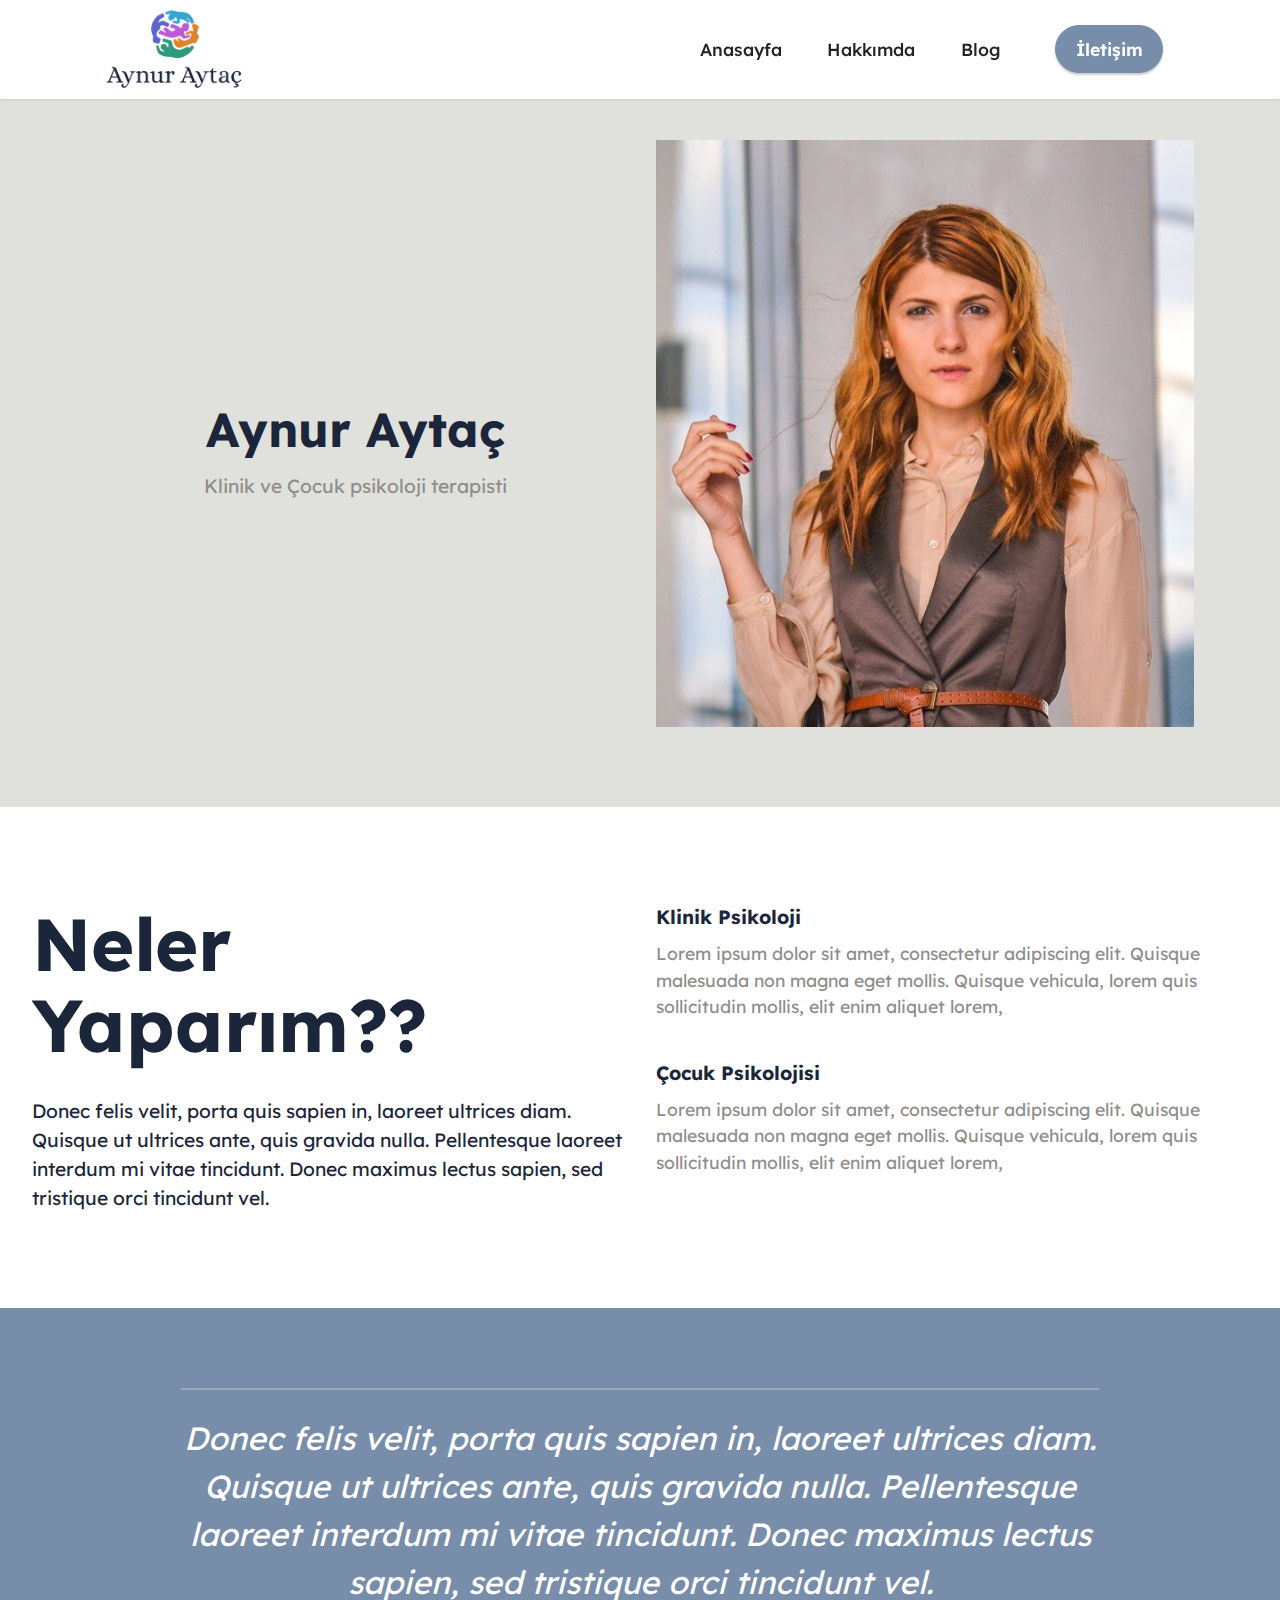
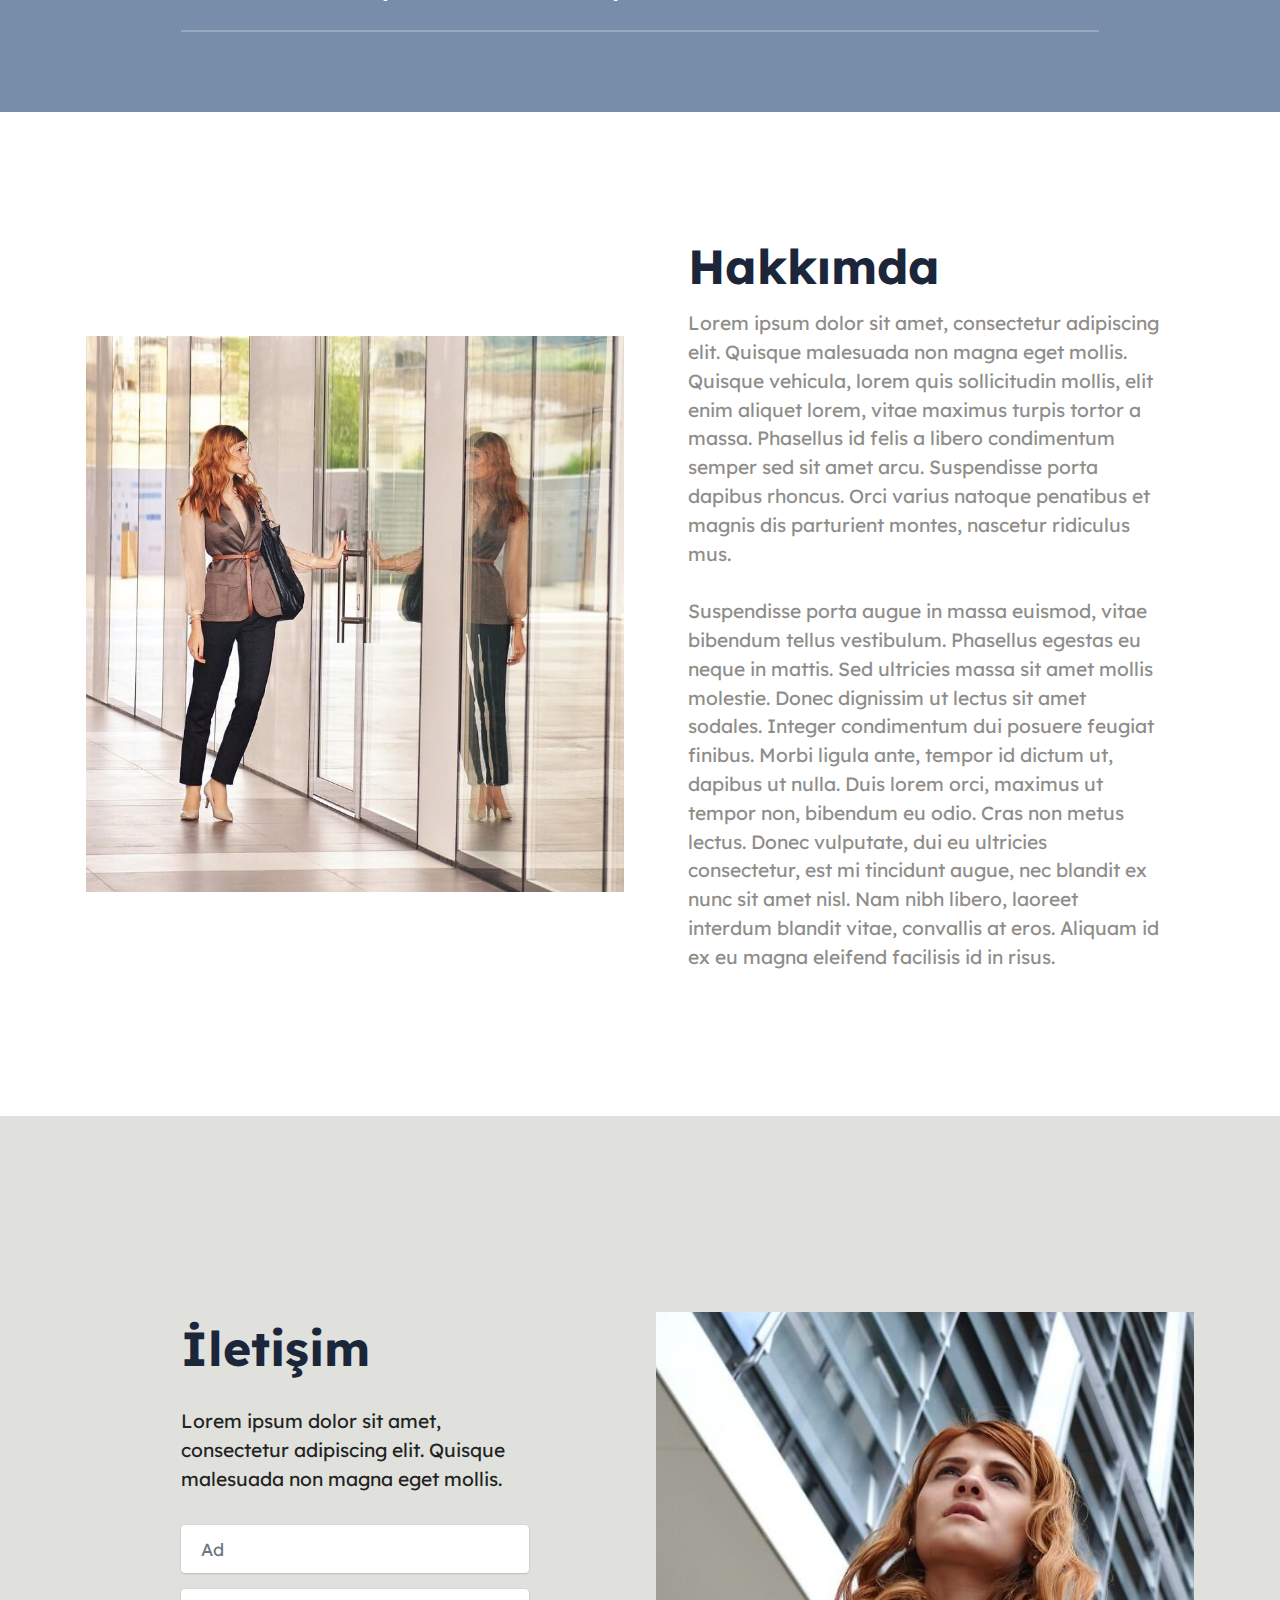
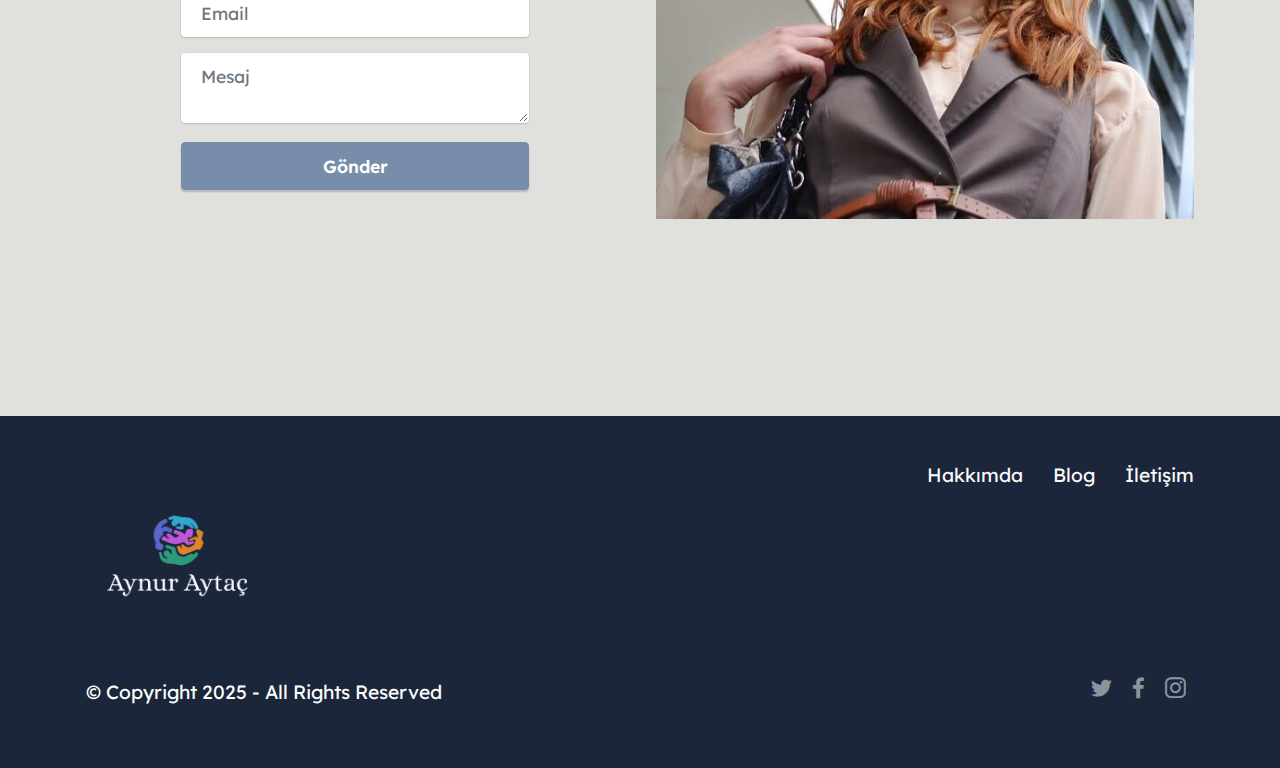
<file: index.html>
<!DOCTYPE html>
<html>
<head>
    <meta charset="UTF-8">
    <meta http-equiv="X-UA-Compatible" content="IE=edge">
    <meta name="viewport" content="width=device-width, initial-scale=1, minimum-scale=1">
    <!-- <link rel="shortcut icon" href="assets/images/62a1e1e984f24a439a217ebe8d3b7ef2-3.png" type="image/x-icon"> -->

    <title>Index</title>
    <link rel="stylesheet" href="assets/web/assets/mobirise-icons2/mobirise2.css">
    <link rel="stylesheet" href="assets/bootstrap/css/bootstrap.min.css">
    <link rel="stylesheet" href="assets/bootstrap/css/bootstrap-grid.min.css">
    <link rel="stylesheet" href="assets/bootstrap/css/bootstrap-reboot.min.css">
    <link rel="stylesheet" href="assets/animatecss/animate.css">
    <link rel="stylesheet" href="assets/dropdown/css/style.css">
    <link rel="stylesheet" href="assets/socicon/css/styles.css">
    <link rel="stylesheet" href="assets/theme/css/style.css">
    <link rel="preload" href="https://fonts.googleapis.com/css?family=Lexend:100,200,300,400,500,600,700,800,900&display=swap" as="style" onload="this.onload=null;this.rel='stylesheet'">
    <noscript><link rel="stylesheet" href="https://fonts.googleapis.com/css?family=Lexend:100,200,300,400,500,600,700,800,900&display=swap"></noscript>
    <link rel="preload" as="style" href="assets/mobirise/css/mbr-additional.css">
    <link rel="stylesheet" href="assets/mobirise/css/mbr-additional.css" type="text/css">
</head>
<body>

    <section data-bs-version="5.1" class="menu menu2 cid-sFF0ciwnEL" once="menu" id="menu2-0">
        <nav class="navbar navbar-dropdown navbar-fixed-top navbar-expand-lg">
            <div class="container">
                <div class="navbar-brand">
                    <span class="navbar-logo">
                        <a href="">
                            <img src="assets/images/62a1e1e984f24a439a217ebe8d3b7ef2-3.png" alt="" style="height: 4.9rem;">
                        </a>
                    </span>

                </div>
                <button class="navbar-toggler" type="button" data-toggle="collapse" data-bs-toggle="collapse" data-target="#navbarSupportedContent" data-bs-target="#navbarSupportedContent" aria-controls="navbarNavAltMarkup" aria-expanded="false" aria-label="Toggle navigation">
                    <div class="hamburger">
                        <span></span>
                        <span></span>
                        <span></span>
                        <span></span>
                    </div>
                </button>
                <div class="collapse navbar-collapse" id="navbarSupportedContent">
                    <ul class="navbar-nav nav-dropdown" data-app-modern-menu="true">
                        <li class="nav-item"><a class="nav-link link text-black text-primary display-4" href="#header11-1">Anasayfa</a></li>
                        <li class="nav-item"><a class="nav-link link text-black text-primary display-4" href="#image1-b">Hakkımda</a></li>
                        <li class="nav-item"><a class="nav-link link text-black text-primary display-4" href="blog.html">Blog</a></li>
                    </ul>

                    <div class="navbar-buttons mbr-section-btn"><a class="btn btn-info display-4" href="index.html#form4-6">İletişim</a></div>
                </div>
            </div>
        </nav>
    </section>
    <!-- Giriş -->
    <section data-bs-version="5.1" class="header11 cid-sFF0SGinka" id="header11-1">
        <div class="container">
            <div class="row justify-content-center">
                <div class="col-12 col-md-6 image-wrapper">
                    <img class="w-100" src="assets/images/mbr.jpeg" alt="">
                </div>
                <div class="col-12 col-md">
                    <div class="text-wrapper text-center">
                        <h1 class="mbr-section-title mbr-fonts-style mb-3 display-2">
                            <strong>
                            </strong><div><strong><br></strong></div><div><strong>Aynur Aytaç</strong></div>
                        </h1>
                        <p class="mbr-text mbr-fonts-style display-7">Klinik ve Çocuk psikoloji terapisti</p>

                    </div>
                </div>
            </div>
        </div>
    </section>
    <!-- Neler Yaparım -->
    <section data-bs-version="5.1" class="features12 cid-sFF3eJNZDT" id="features13-2">
        <div class="container-fluid">
            <div class="row justify-content-center">
                <div class="col-12 col-lg-6">
                    <div class="card-wrapper">
                        <div class="card-box align-left">
                            <h4 class="card-title mbr-fonts-style mb-4 display-1"><strong>Neler Yaparım?</strong><strong>?</strong></h4>
                            <p class="mbr-text mbr-fonts-style mb-4 display-7">
                                Donec felis velit, porta quis sapien in, laoreet ultrices diam. Quisque ut ultrices ante, quis gravida nulla. Pellentesque laoreet interdum mi vitae tincidunt. Donec maximus lectus sapien, sed tristique orci tincidunt vel.
                            </p>

                        </div>
                    </div>
                </div>
                <div class="col-12 col-lg-6">
                    <div class="item mbr-flex">
                        <div class="text-box">
                            <h4 class="icon-title mbr-black mbr-fonts-style display-7">
                                <strong>Klinik Psikoloji</strong>
                            </h4>
                            <h5 class="icon-text mbr-black mbr-fonts-style display-4">Lorem ipsum dolor sit amet, consectetur adipiscing elit. Quisque malesuada non magna eget mollis. Quisque vehicula, lorem quis sollicitudin mollis, elit enim aliquet lorem,&nbsp;</h5>
                        </div>
                    </div>
                    <div class="item mbr-flex">
                        <div class="text-box">
                            <h4 class="icon-title mbr-black mbr-fonts-style display-7">
                                <strong>Çocuk Psikolojisi</strong>
                            </h4>
                            <h5 class="icon-text mbr-black mbr-fonts-style display-4">Lorem ipsum dolor sit amet, consectetur adipiscing elit. Quisque malesuada non magna eget mollis. Quisque vehicula, lorem quis sollicitudin mollis, elit enim aliquet lorem,&nbsp;</h5>
                        </div>
                    </div>

                </div>
            </div>
        </div>
    </section>
    <!-- Özlü söz -->
    <section data-bs-version="5.1" class="content6 cid-tN1PLwcH2o" id="content6-0">
        <div class="container">
            <div class="row justify-content-center">
                <div class="col-md-12 col-lg-10">
                    <hr class="line">
                    <p class="mbr-text align-center mbr-fonts-style my-4 display-5">
                        <em>Donec felis velit, porta quis sapien in, laoreet ultrices diam. Quisque ut ultrices ante, quis gravida nulla. Pellentesque laoreet interdum mi vitae tincidunt. Donec maximus lectus sapien, sed tristique orci tincidunt vel.</em>
                    </p>
                    <hr class="line">
                </div>
            </div>
        </div>
    </section>
    <!-- Hakkımda -->
    <section data-bs-version="5.1" class="image1 cid-sFF75ZhH2d" id="image1-b">
        <div class="container">
            <div class="row align-items-center">
                <div class="col-12 col-lg-6">
                    <div class="image-wrapper">
                        <img src="assets/images/mbr-3.jpeg" alt="">

                    </div>
                </div>
                <div class="col-12 col-lg">
                    <div class="text-wrapper">
                        <h3 class="mbr-section-title mbr-fonts-style mb-3 display-2">
                            <strong>Hakkımda</strong>
                        </h3>
                        <p class="mbr-text mbr-fonts-style display-7">
                            Lorem ipsum dolor sit amet, consectetur adipiscing elit. Quisque malesuada non magna eget mollis. Quisque vehicula, lorem quis sollicitudin mollis, elit enim aliquet lorem, vitae maximus turpis tortor a massa. Phasellus id felis a libero condimentum semper sed sit amet arcu. Suspendisse porta dapibus rhoncus. Orci varius natoque penatibus et magnis dis parturient montes, nascetur ridiculus mus.&nbsp;<br>
                            <br>Suspendisse porta augue in massa euismod, vitae bibendum tellus vestibulum. Phasellus egestas eu neque in mattis. Sed ultricies massa sit amet mollis molestie. Donec dignissim ut lectus sit amet sodales. Integer condimentum dui posuere feugiat finibus. Morbi ligula ante, tempor id dictum ut, dapibus ut nulla. Duis lorem orci, maximus ut tempor non, bibendum eu odio. Cras non metus lectus. Donec vulputate, dui eu ultricies consectetur, est mi tincidunt augue, nec blandit ex nunc sit amet nisl. Nam nibh libero, laoreet interdum blandit vitae, convallis at eros. Aliquam id ex eu magna eleifend facilisis id in risus.
                        </p>
                    </div>
                </div>
            </div>
        </div>
    </section>
    <!-- İletişim -->
    <section data-bs-version="5.1" class="form4 cid-sFF3qL4anb mbr-fullscreen" id="form4-6">
        <div class="container">
            <div class="row content-wrapper justify-content-center">
                <div class="col-lg-4 offset-lg-1 mbr-form" data-form-type="formoid">
                    <!--Formbuilder Form-->
                    <form action="" method="POST" class="mbr-form form-with-styler" data-form-title="Form Name">
                        <input type="hidden" name="email" data-form-email="true" value="U9FZdKz/fugjn8i4OrX5nIzVQ0uoqbYeGW3ESQJ6tBoqEhF6JOtTdzX6Je/kdq1Hn4nea4vPksdMr2Jq6NJX979ih4Wf7XTpRg2e4b8dR/0TT88ZmzcoFjIt4N6Ey+k1">
                        <div class="row">
                            <div hidden="hidden" data-form-alert="" class="alert alert-success col-12">Mesajınız gönderildi, teşekkürler.</div>
                            <div hidden="hidden" data-form-alert-danger="" class="alert alert-danger col-12">Oops...! some problem!</div>
                        </div>
                        <div class="dragArea row">
                            <div class="col-lg-12 col-md-12 col-sm-12">
                                <h1 class="mbr-section-title mb-4 display-2"><strong>İletişim</strong></h1>
                            </div>
                            <div class="col-lg-12 col-md-12 col-sm-12">
                                <p class="mbr-text mbr-fonts-style mb-4 display-7"> Lorem ipsum dolor sit amet, consectetur adipiscing elit. Quisque malesuada non magna eget mollis.</p>
                            </div>
                            <div data-for="name" class="col-lg-12 col-md col-12 form-group mb-3">
                                <input type="text" name="name" placeholder="Ad" data-form-field="name" class="form-control display-7" value="" id="name-form4-6">
                            </div>
                            <div data-for="email" class="col-lg-12 col-md col-12 form-group mb-3">
                                <input type="email" name="email" placeholder="Email" data-form-field="email" class="form-control display-7" value="" id="email-form4-6">
                            </div>
                            <div class="col-lg-12 col-md-12 col-sm-12 form-group" data-for="textarea">
                            <textarea name="textarea" placeholder="Mesaj" data-form-field="textarea" class="form-control display-7" id="textarea-form4-6"></textarea>
                            </div>
                            <div class="col-12 col-md-auto mbr-section-btn"><button type="submit" class="btn btn-info display-4">Gönder</button></div>
                        </div>
                    </form><!--Formbuilder Form-->
                </div>
                <div class="col-lg-6 offset-lg-1 col-12">
                    <div class="image-wrapper">
                        <img class="w-100" src="assets/images/mbr-2.jpeg" alt="">
                    </div>
                </div>
            </div>
        </div>
    </section>
    <!-- Footer -->
    <section data-bs-version="5.1" class="footer5 cid-tN1QtFYgCo" once="footers" id="footer5-1">
        <div class="container">
            <div class="media-container-row">
                <div class="col-md-2 col-6">
                    <div class="media-wrap">
                        <a href="#">
                            <img src="assets/images/62a1e1e984f24a439a217ebe8d3b7ef2-1.png" alt="">
                        </a>
                    </div>
                </div>
                <div class="col-10 col-6">
                    <p class="mbr-text align-right links mbr-fonts-style display-7">
                        <a href="#image1-b" class="text-white">Hakkımda</a> &nbsp;&nbsp;&nbsp;&nbsp;
                        <a href="blog.html" class="text-white">Blog</a> &nbsp;&nbsp;&nbsp;&nbsp;
                        <a href="#form4-6" class="text-white">İletişim</a>
                    </p>
                </div>
            </div>
            <!-- <div class="media-container-row">
                <div class="col-md-12"> -->
            <div class="footer-lower">
                <div class="media-container-row">
                    <div class="col-md-12">
                        <hr>
                    </div>
                </div>
                <div class="media-container-row">
                    <div class="col-md-6 copyright">
                        <p class="mbr-text mbr-fonts-style display-7">
                            © Copyright 2025 - All Rights Reserved
                        </p>
                    </div>
                    <div class="col-md-6">
                        <div class="social-list align-right">
                            <div class="soc-item">
                                <a href="#" target="_blank">
                                    <span class="mbr-iconfont mbr-iconfont-social socicon-twitter socicon" style="color: rgb(255, 255, 255); fill: rgb(255, 255, 255);"></span>
                                </a>
                            </div>
                            <div class="soc-item">
                                <a href="#" target="_blank">
                                    <span class="mbr-iconfont mbr-iconfont-social socicon-facebook socicon" style="color: rgb(255, 255, 255); fill: rgb(255, 255, 255);"></span>
                                </a>
                            </div>
                            <div class="soc-item">
                                <a href="#" target="_blank">
                                    <span class="mbr-iconfont mbr-iconfont-social socicon-instagram socicon" style="color: rgb(255, 255, 255); fill: rgb(255, 255, 255);"></span>
                                </a>
                            </div>



                        </div>
                    </div>
                </div>
            </div>
        </div>
    </section>

    <script src="assets/bootstrap/js/bootstrap.bundle.min.js"></script>
    <script src="assets/smoothscroll/smooth-scroll.js"></script>
    <script src="assets/ytplayer/index.js"></script>
    <script src="assets/dropdown/js/navbar-dropdown.js"></script>
    <script src="assets/theme/js/script.js"></script>
    <script src="assets/formoid/formoid.min.js"></script>

    <!-- <div id="scrollToTop" class="scrollToTop mbr-arrow-up"><a style="text-align: center;"><i class="mbr-arrow-up-icon mbr-arrow-up-icon-cm cm-icon cm-icon-smallarrow-up"></i></a></div> -->
    <!-- <input name="animation" type="hidden"> -->
</body>
</html>
</file>
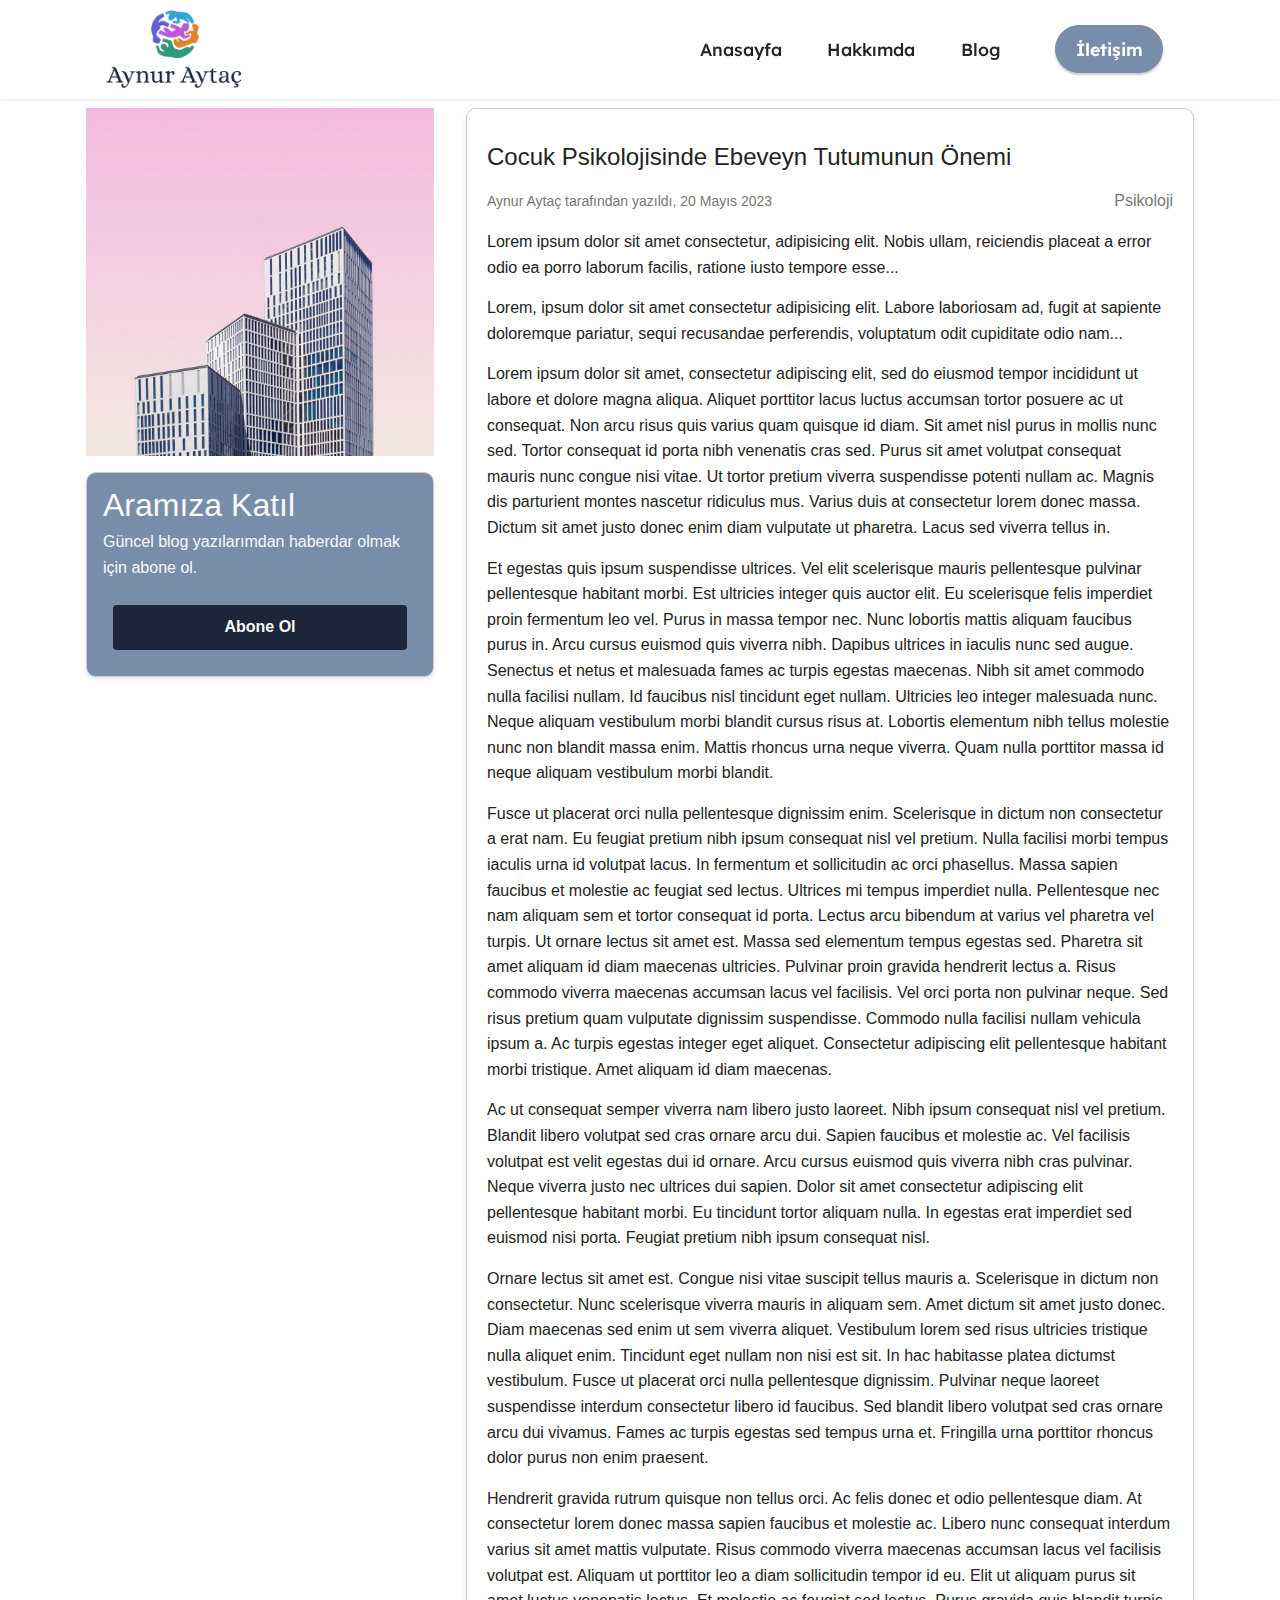
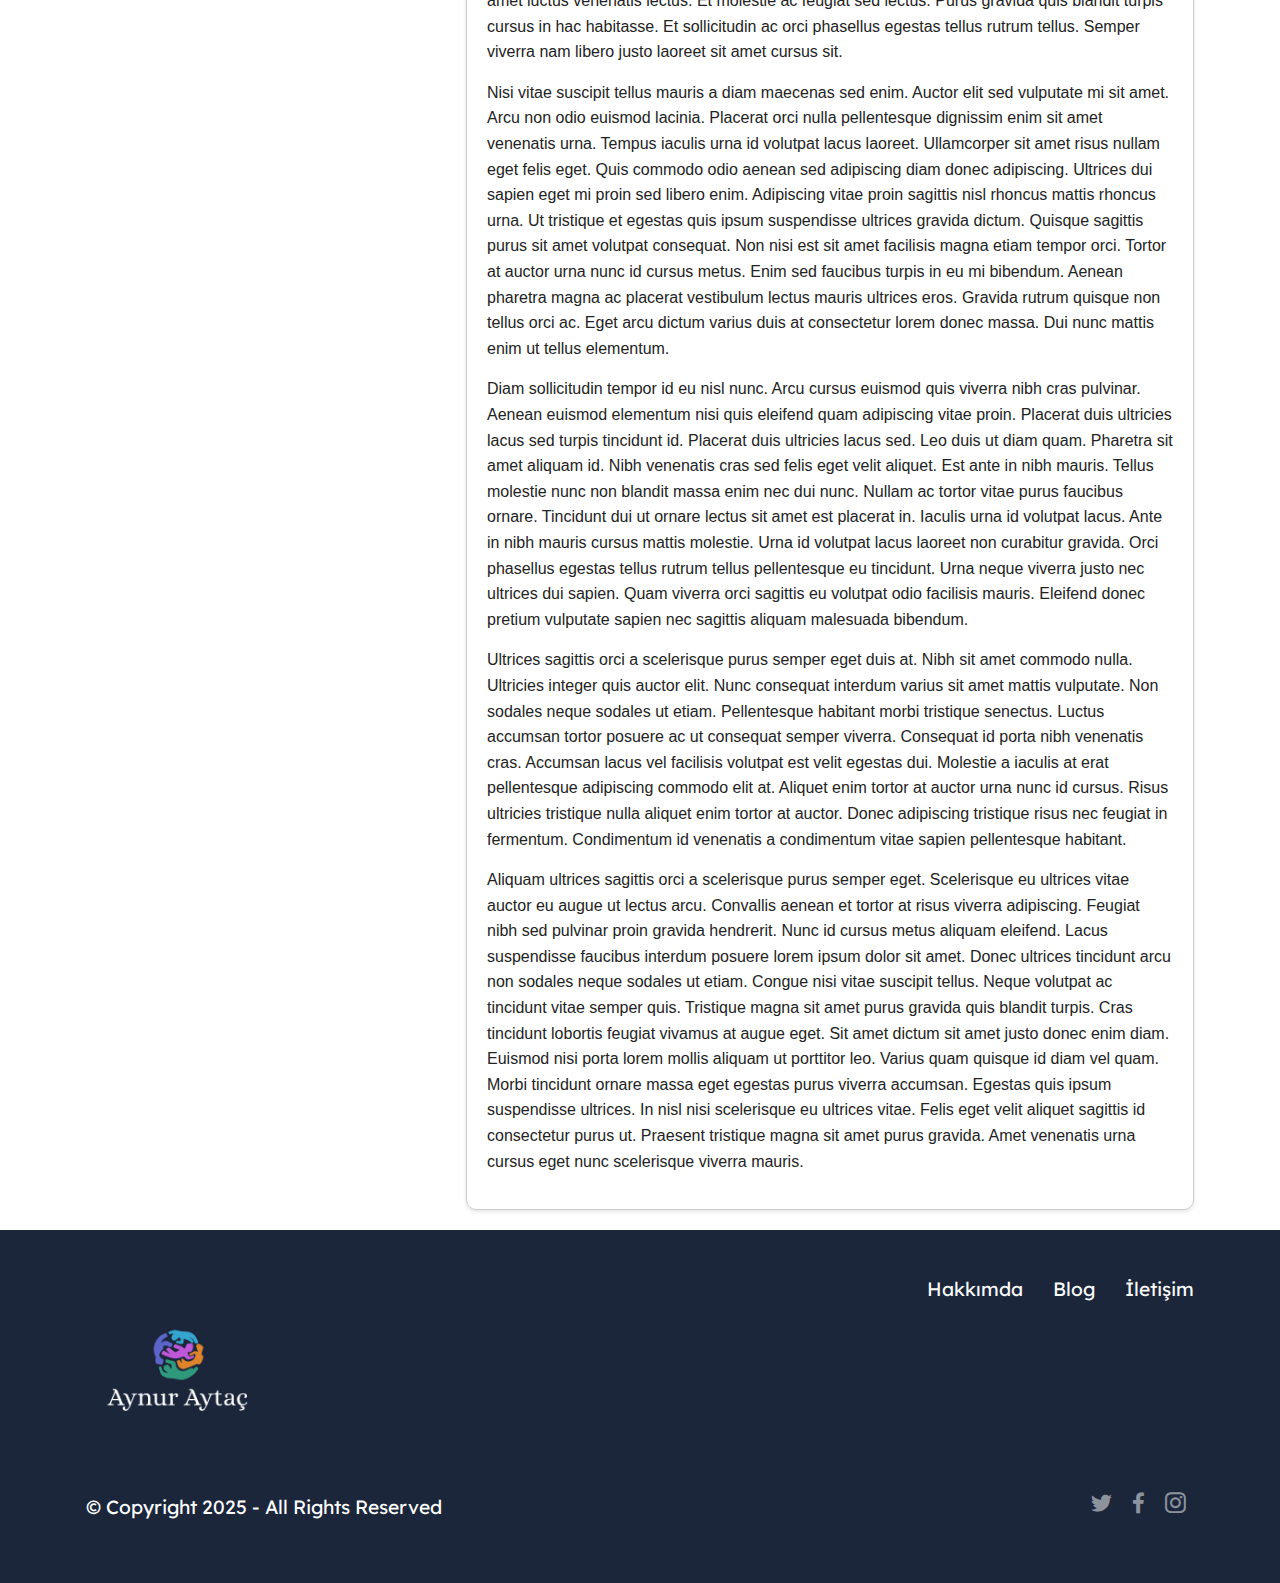
<file: blog-content.html>
<!DOCTYPE html>
<html  >
<head>
  <meta charset="UTF-8">
  <meta http-equiv="X-UA-Compatible" content="IE=edge">
  <meta name="viewport" content="width=device-width, initial-scale=1, minimum-scale=1">
  <!-- <link rel="shortcut icon" href="assets/images/62a1e1e984f24a439a217ebe8d3b7ef2-3.png" type="image/x-icon"> -->
  <meta name="description" content="">
  
  
  <title>BlogContent</title>
  <link rel="stylesheet" href="assets/bootstrap/css/bootstrap.min.css">
  <link rel="stylesheet" href="assets/bootstrap/css/bootstrap-grid.min.css">
  <link rel="stylesheet" href="assets/bootstrap/css/bootstrap-reboot.min.css">
  <link rel="stylesheet" href="assets/animatecss/animate.css">
  <link rel="stylesheet" href="assets/dropdown/css/style.css">
  <link rel="stylesheet" href="assets/socicon/css/styles.css">
  <link rel="stylesheet" href="assets/theme/css/style.css">
  <link rel="preload" href="https://fonts.googleapis.com/css?family=Lexend:100,200,300,400,500,600,700,800,900&display=swap" as="style" onload="this.onload=null;this.rel='stylesheet'">
  <noscript><link rel="stylesheet" href="https://fonts.googleapis.com/css?family=Lexend:100,200,300,400,500,600,700,800,900&display=swap"></noscript>
  <link rel="preload" as="style" href="assets/mobirise/css/mbr-additional.css"><link rel="stylesheet" href="assets/mobirise/css/mbr-additional.css" type="text/css">
    <style>
        #article {
    font-family: 'Helvetica', sans-serif;
}

    #article .card {
        padding: 20px;
        border: 1px solid #ccc;
        border-radius: 10px;
        margin-bottom: 20px;
        box-shadow: 0 2px 4px rgba(0, 0, 0, 0.1);
    }

    #article .image-wrapper img {
        max-width: 100%;
        height: auto;
    }

    #article h1.l-heading {
        font-size: 24px;
        margin-top: 20px;
        margin-bottom: 10px;
    }

    #article .meta {
        display: flex;
        justify-content: space-between;
        align-items: center;
        margin-top: 10px;
        color: #777;
    }

    #article .category {
        background-color: #f4f4f4;
        color: #333;
        padding: 5px 10px;
        border-radius: 5px;
    }

    #article p {
        font-size: 16px;
        line-height: 1.6;
        margin-bottom: 15px;
    }
    </style>
  
  
  
</head>
<body>
    <section data-bs-version="5.1" class="menu menu2 cid-sFF0ciwnEL" once="menu" id="menu2-2">
    
        <nav class="navbar navbar-dropdown navbar-fixed-top navbar-expand-lg">
            <div class="container">
                <div class="navbar-brand">
                    <span class="navbar-logo">
                        <a href="#">
                            <img src="assets/images/62a1e1e984f24a439a217ebe8d3b7ef2-3.png" alt="" style="height: 4.9rem;">
                        </a>
                    </span>
                </div>
                <button class="navbar-toggler" type="button" data-toggle="collapse" data-bs-toggle="collapse" data-target="#navbarSupportedContent" data-bs-target="#navbarSupportedContent" aria-controls="navbarNavAltMarkup" aria-expanded="false" aria-label="Toggle navigation">
                    <div class="hamburger">
                        <span></span>
                        <span></span>
                        <span></span>
                        <span></span>
                    </div>
                </button>
                <div class="collapse navbar-collapse" id="navbarSupportedContent">
                    <ul class="navbar-nav nav-dropdown" data-app-modern-menu="true"><li class="nav-item"><a class="nav-link link text-black text-primary display-4" href="index.html#header11-1">Anasayfa</a></li>
                        <li class="nav-item"><a class="nav-link link text-black text-primary display-4" href="index.html#image1-b">Hakkımda</a></li><li class="nav-item">
                            <a class="nav-link link text-black text-primary display-4" href="blog.html">Blog</a></li></ul>
                    <div class="navbar-buttons mbr-section-btn"><a class="btn btn-info display-4" href="index.html#form4-6">İletişim</a></div>
                </div>
            </div>
        </nav>
    </section>
    <section data-bs-version="5.1" class="mt-lg-5" id="article">
        <div class="container">
            <div class="row">
                <div class="col-lg-4">
                    <div class="image-wrapper mb-3">
                        <img src="assets/images/5.jpg" class="img-fluid" style="max-width: 100%; height: auto;">
                        <!-- <img src="~/AynurAytacTaslak/assets/images/5.jpg" class="img-fluid" alt="Blog Image" style="height: 300px"> -->
                    </div>
                    <aside class="card p-3 text-white mb-3" style="background: #778da9;">
                        <h2>Aramıza Katıl</h2>
                        <p>Güncel blog yazılarımdan haberdar olmak için abone ol.</p>
                        <a href="#" class="btn btn-block text-white" style="background: #1b263b;">Abone Ol</a>
                    </aside>
                </div>
    
                <div class="col-lg-8">
                    <article class="card">
    
                        <h1 class="l-heading mt-3">Cocuk Psikolojisinde Ebeveyn Tutumunun Önemi</h1>
                        <div class="meta d-flex justify-content-between align-items-center">
                            <small>
                                <i class="fas fa-user"></i> Aynur Aytaç tarafından yazıldı, 20 Mayıs 2023
                            </small>
                            <div class="col-auto ml-auto">Psikoloji</div>
                        </div>
                        <p class="mt-3">Lorem ipsum dolor sit amet consectetur, adipisicing elit. Nobis ullam, reiciendis placeat a error odio ea porro laborum facilis, ratione iusto tempore esse...</p>
                        <p>Lorem, ipsum dolor sit amet consectetur adipisicing elit. Labore laboriosam ad, fugit at sapiente doloremque pariatur, sequi recusandae perferendis, voluptatum odit cupiditate odio nam...</p>
                        <p>
                            Lorem ipsum dolor sit amet, consectetur adipiscing elit, sed do eiusmod tempor incididunt ut labore et dolore magna aliqua. Aliquet porttitor lacus luctus accumsan tortor posuere ac ut consequat. Non arcu risus quis varius quam quisque id diam. Sit amet nisl purus in mollis nunc sed. Tortor consequat id porta nibh venenatis cras sed. Purus sit amet volutpat consequat mauris nunc congue nisi vitae. Ut tortor pretium viverra suspendisse potenti nullam ac. Magnis dis parturient montes nascetur ridiculus mus. Varius duis at consectetur lorem donec massa. Dictum sit amet justo donec enim diam vulputate ut pharetra. Lacus sed viverra tellus in.
                        </p>
                        <p>
                            Et egestas quis ipsum suspendisse ultrices. Vel elit scelerisque mauris pellentesque pulvinar pellentesque habitant morbi. Est ultricies integer quis auctor elit. Eu scelerisque felis imperdiet proin fermentum leo vel. Purus in massa tempor nec. Nunc lobortis mattis aliquam faucibus purus in. Arcu cursus euismod quis viverra nibh. Dapibus ultrices in iaculis nunc sed augue. Senectus et netus et malesuada fames ac turpis egestas maecenas. Nibh sit amet commodo nulla facilisi nullam. Id faucibus nisl tincidunt eget nullam. Ultricies leo integer malesuada nunc. Neque aliquam vestibulum morbi blandit cursus risus at. Lobortis elementum nibh tellus molestie nunc non blandit massa enim. Mattis rhoncus urna neque viverra. Quam nulla porttitor massa id neque aliquam vestibulum morbi blandit.
                        </p>
                        <p>
                            Fusce ut placerat orci nulla pellentesque dignissim enim. Scelerisque in dictum non consectetur a erat nam. Eu feugiat pretium nibh ipsum consequat nisl vel pretium. Nulla facilisi morbi tempus iaculis urna id volutpat lacus. In fermentum et sollicitudin ac orci phasellus. Massa sapien faucibus et molestie ac feugiat sed lectus. Ultrices mi tempus imperdiet nulla. Pellentesque nec nam aliquam sem et tortor consequat id porta. Lectus arcu bibendum at varius vel pharetra vel turpis. Ut ornare lectus sit amet est. Massa sed elementum tempus egestas sed. Pharetra sit amet aliquam id diam maecenas ultricies. Pulvinar proin gravida hendrerit lectus a. Risus commodo viverra maecenas accumsan lacus vel facilisis. Vel orci porta non pulvinar neque. Sed risus pretium quam vulputate dignissim suspendisse. Commodo nulla facilisi nullam vehicula ipsum a. Ac turpis egestas integer eget aliquet. Consectetur adipiscing elit pellentesque habitant morbi tristique. Amet aliquam id diam maecenas.
                        </p>
                        <p>
                            Ac ut consequat semper viverra nam libero justo laoreet. Nibh ipsum consequat nisl vel pretium. Blandit libero volutpat sed cras ornare arcu dui. Sapien faucibus et molestie ac. Vel facilisis volutpat est velit egestas dui id ornare. Arcu cursus euismod quis viverra nibh cras pulvinar. Neque viverra justo nec ultrices dui sapien. Dolor sit amet consectetur adipiscing elit pellentesque habitant morbi. Eu tincidunt tortor aliquam nulla. In egestas erat imperdiet sed euismod nisi porta. Feugiat pretium nibh ipsum consequat nisl.
                        </p>
                        <p>
                            Ornare lectus sit amet est. Congue nisi vitae suscipit tellus mauris a. Scelerisque in dictum non consectetur. Nunc scelerisque viverra mauris in aliquam sem. Amet dictum sit amet justo donec. Diam maecenas sed enim ut sem viverra aliquet. Vestibulum lorem sed risus ultricies tristique nulla aliquet enim. Tincidunt eget nullam non nisi est sit. In hac habitasse platea dictumst vestibulum. Fusce ut placerat orci nulla pellentesque dignissim. Pulvinar neque laoreet suspendisse interdum consectetur libero id faucibus. Sed blandit libero volutpat sed cras ornare arcu dui vivamus. Fames ac turpis egestas sed tempus urna et. Fringilla urna porttitor rhoncus dolor purus non enim praesent.
                        </p>
                        <p>
                            Hendrerit gravida rutrum quisque non tellus orci. Ac felis donec et odio pellentesque diam. At consectetur lorem donec massa sapien faucibus et molestie ac. Libero nunc consequat interdum varius sit amet mattis vulputate. Risus commodo viverra maecenas accumsan lacus vel facilisis volutpat est. Aliquam ut porttitor leo a diam sollicitudin tempor id eu. Elit ut aliquam purus sit amet luctus venenatis lectus. Et molestie ac feugiat sed lectus. Purus gravida quis blandit turpis cursus in hac habitasse. Et sollicitudin ac orci phasellus egestas tellus rutrum tellus. Semper viverra nam libero justo laoreet sit amet cursus sit.
                        </p>
                        <p>
                            Nisi vitae suscipit tellus mauris a diam maecenas sed enim. Auctor elit sed vulputate mi sit amet. Arcu non odio euismod lacinia. Placerat orci nulla pellentesque dignissim enim sit amet venenatis urna. Tempus iaculis urna id volutpat lacus laoreet. Ullamcorper sit amet risus nullam eget felis eget. Quis commodo odio aenean sed adipiscing diam donec adipiscing. Ultrices dui sapien eget mi proin sed libero enim. Adipiscing vitae proin sagittis nisl rhoncus mattis rhoncus urna. Ut tristique et egestas quis ipsum suspendisse ultrices gravida dictum. Quisque sagittis purus sit amet volutpat consequat. Non nisi est sit amet facilisis magna etiam tempor orci. Tortor at auctor urna nunc id cursus metus. Enim sed faucibus turpis in eu mi bibendum. Aenean pharetra magna ac placerat vestibulum lectus mauris ultrices eros. Gravida rutrum quisque non tellus orci ac. Eget arcu dictum varius duis at consectetur lorem donec massa. Dui nunc mattis enim ut tellus elementum.
                        </p>
                        <p>
                            Diam sollicitudin tempor id eu nisl nunc. Arcu cursus euismod quis viverra nibh cras pulvinar. Aenean euismod elementum nisi quis eleifend quam adipiscing vitae proin. Placerat duis ultricies lacus sed turpis tincidunt id. Placerat duis ultricies lacus sed. Leo duis ut diam quam. Pharetra sit amet aliquam id. Nibh venenatis cras sed felis eget velit aliquet. Est ante in nibh mauris. Tellus molestie nunc non blandit massa enim nec dui nunc. Nullam ac tortor vitae purus faucibus ornare. Tincidunt dui ut ornare lectus sit amet est placerat in. Iaculis urna id volutpat lacus. Ante in nibh mauris cursus mattis molestie. Urna id volutpat lacus laoreet non curabitur gravida. Orci phasellus egestas tellus rutrum tellus pellentesque eu tincidunt. Urna neque viverra justo nec ultrices dui sapien. Quam viverra orci sagittis eu volutpat odio facilisis mauris. Eleifend donec pretium vulputate sapien nec sagittis aliquam malesuada bibendum.
                        </p>
                        <p>
                            Ultrices sagittis orci a scelerisque purus semper eget duis at. Nibh sit amet commodo nulla. Ultricies integer quis auctor elit. Nunc consequat interdum varius sit amet mattis vulputate. Non sodales neque sodales ut etiam. Pellentesque habitant morbi tristique senectus. Luctus accumsan tortor posuere ac ut consequat semper viverra. Consequat id porta nibh venenatis cras. Accumsan lacus vel facilisis volutpat est velit egestas dui. Molestie a iaculis at erat pellentesque adipiscing commodo elit at. Aliquet enim tortor at auctor urna nunc id cursus. Risus ultricies tristique nulla aliquet enim tortor at auctor. Donec adipiscing tristique risus nec feugiat in fermentum. Condimentum id venenatis a condimentum vitae sapien pellentesque habitant.
                        </p>
                        <p>
                            Aliquam ultrices sagittis orci a scelerisque purus semper eget. Scelerisque eu ultrices vitae auctor eu augue ut lectus arcu. Convallis aenean et tortor at risus viverra adipiscing. Feugiat nibh sed pulvinar proin gravida hendrerit. Nunc id cursus metus aliquam eleifend. Lacus suspendisse faucibus interdum posuere lorem ipsum dolor sit amet. Donec ultrices tincidunt arcu non sodales neque sodales ut etiam. Congue nisi vitae suscipit tellus. Neque volutpat ac tincidunt vitae semper quis. Tristique magna sit amet purus gravida quis blandit turpis. Cras tincidunt lobortis feugiat vivamus at augue eget. Sit amet dictum sit amet justo donec enim diam. Euismod nisi porta lorem mollis aliquam ut porttitor leo. Varius quam quisque id diam vel quam. Morbi tincidunt ornare massa eget egestas purus viverra accumsan. Egestas quis ipsum suspendisse ultrices. In nisl nisi scelerisque eu ultrices vitae. Felis eget velit aliquet sagittis id consectetur purus ut. Praesent tristique magna sit amet purus gravida. Amet venenatis urna cursus eget nunc scelerisque viverra mauris.
                        </p>
                    </article>
                </div>
            </div>
        </div>
    </section>

   <!-- Footer -->
   <section data-bs-version="5.1" class="footer5 cid-tN1QtFYgCo" once="footers" id="footer5-1">
    <div class="container">
        <div class="media-container-row">
            <div class="col-md-2 col-6">
                <div class="media-wrap">
                    <a href="#">
                        <img src="assets/images/62a1e1e984f24a439a217ebe8d3b7ef2-1.png" alt="">
                    </a>
                </div>
            </div>
            <div class="col-10 col-6">
                <p class="mbr-text align-right links mbr-fonts-style display-7">
                    <a href="index.html#image1-b" class="text-white">Hakkımda</a> &nbsp;&nbsp;&nbsp;&nbsp;
                    <a href="blog.html" class="text-white">Blog</a> &nbsp;&nbsp;&nbsp;&nbsp;
                    <a href="index.html#form4-6" class="text-white">İletişim</a>
                </p>
            </div>
        </div>
        <!-- <div class="media-container-row">
            <div class="col-md-12"> -->
        <div class="footer-lower">
            <div class="media-container-row">
                <div class="col-md-12">
                    <hr>
                </div>
            </div>
            <div class="media-container-row">
                <div class="col-md-6 copyright">
                    <p class="mbr-text mbr-fonts-style display-7">
                        © Copyright 2025 - All Rights Reserved
                    </p>
                </div>
                <div class="col-md-6">
                    <div class="social-list align-right">
                        <div class="soc-item">
                            <a href="#" target="_blank">
                                <span class="mbr-iconfont mbr-iconfont-social socicon-twitter socicon" style="color: rgb(255, 255, 255); fill: rgb(255, 255, 255);"></span>
                            </a>
                        </div>
                        <div class="soc-item">
                            <a href="#" target="_blank">
                                <span class="mbr-iconfont mbr-iconfont-social socicon-facebook socicon" style="color: rgb(255, 255, 255); fill: rgb(255, 255, 255);"></span>
                            </a>
                        </div>
                        <div class="soc-item">
                            <a href="#" target="_blank">
                                <span class="mbr-iconfont mbr-iconfont-social socicon-instagram socicon" style="color: rgb(255, 255, 255); fill: rgb(255, 255, 255);"></span>
                            </a>
                        </div>



                    </div>
                </div>
            </div>
        </div>
    </div>
</section>


<script src="assets/bootstrap/js/bootstrap.bundle.min.js"></script>  <script src="assets/smoothscroll/smooth-scroll.js"></script>  <script src="assets/ytplayer/index.js"></script>  <script src="assets/dropdown/js/navbar-dropdown.js"></script>  <script src="assets/theme/js/script.js"></script>  
  
  
 <!-- <div id="scrollToTop" class="scrollToTop mbr-arrow-up"><a style="text-align: center;"><i class="mbr-arrow-up-icon mbr-arrow-up-icon-cm cm-icon cm-icon-smallarrow-up"></i></a></div>
    <input name="animation" type="hidden"> -->
  </body>
</html>
</file>
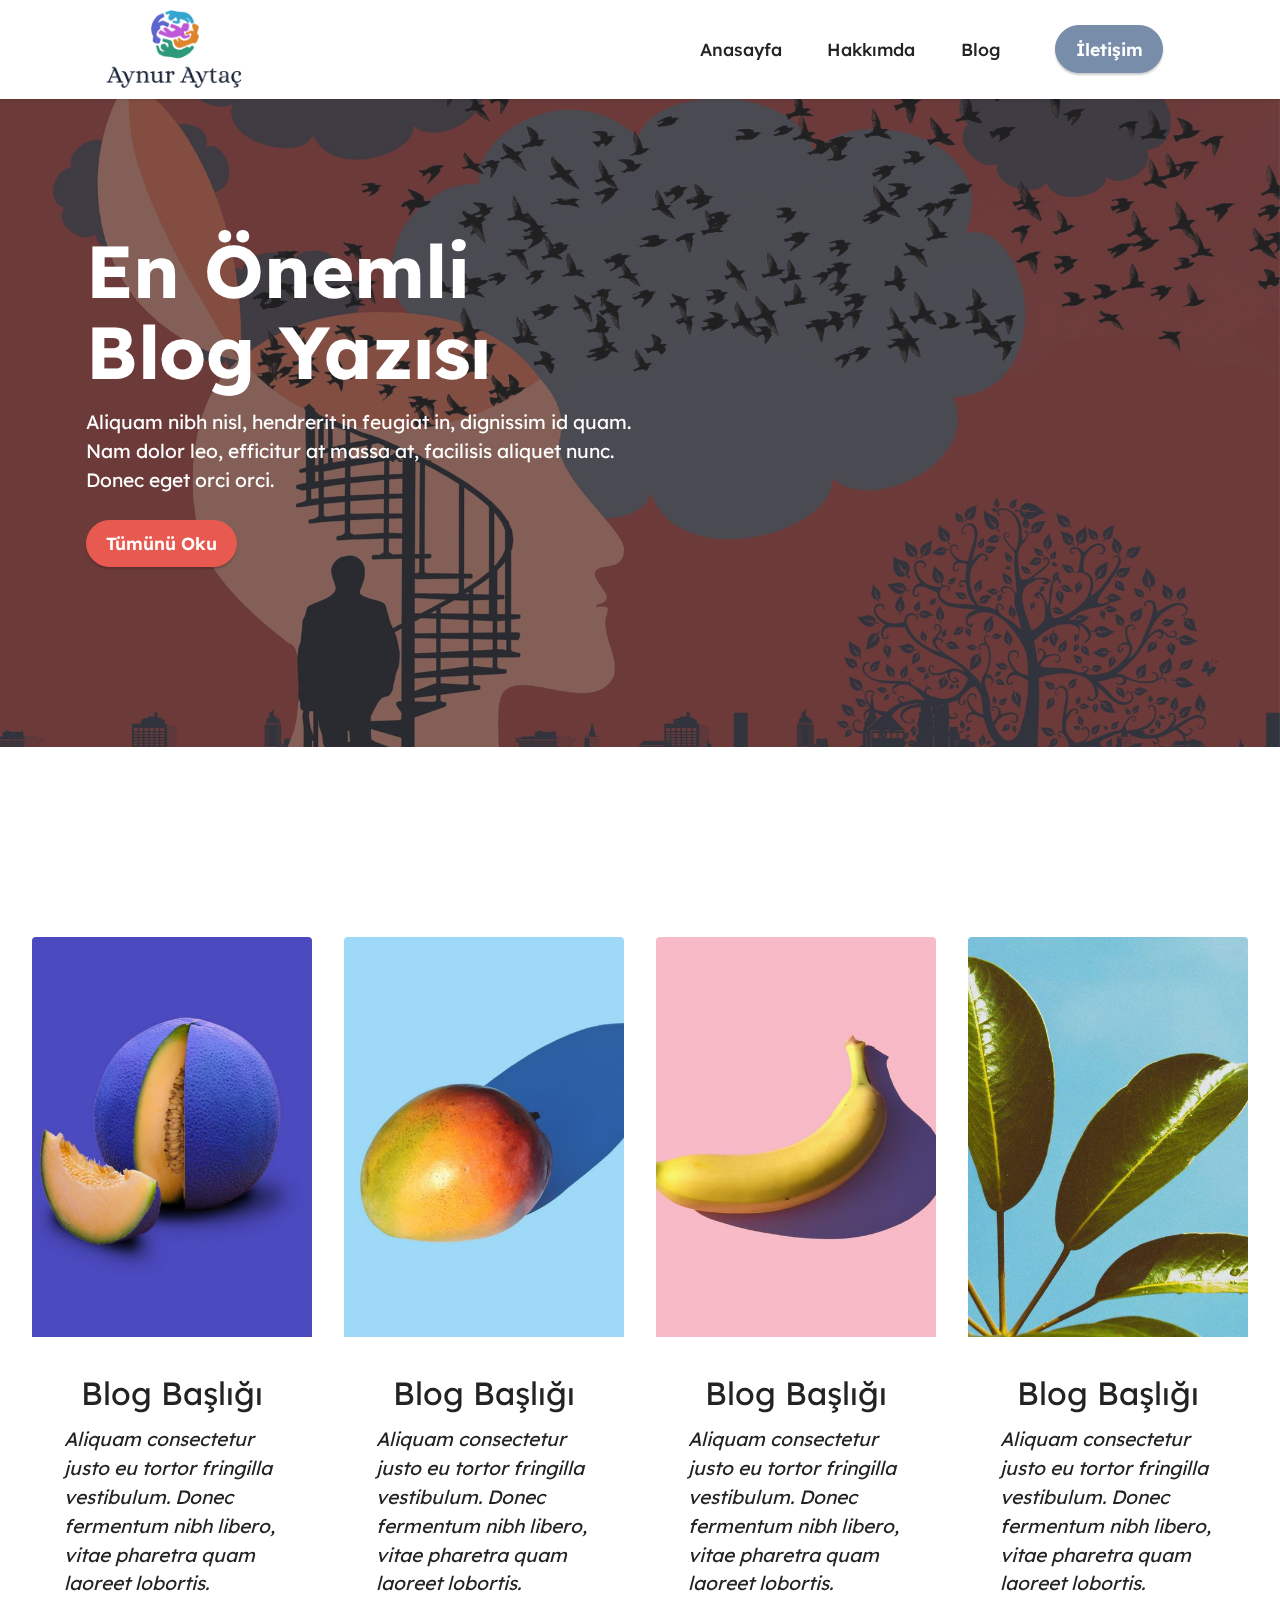
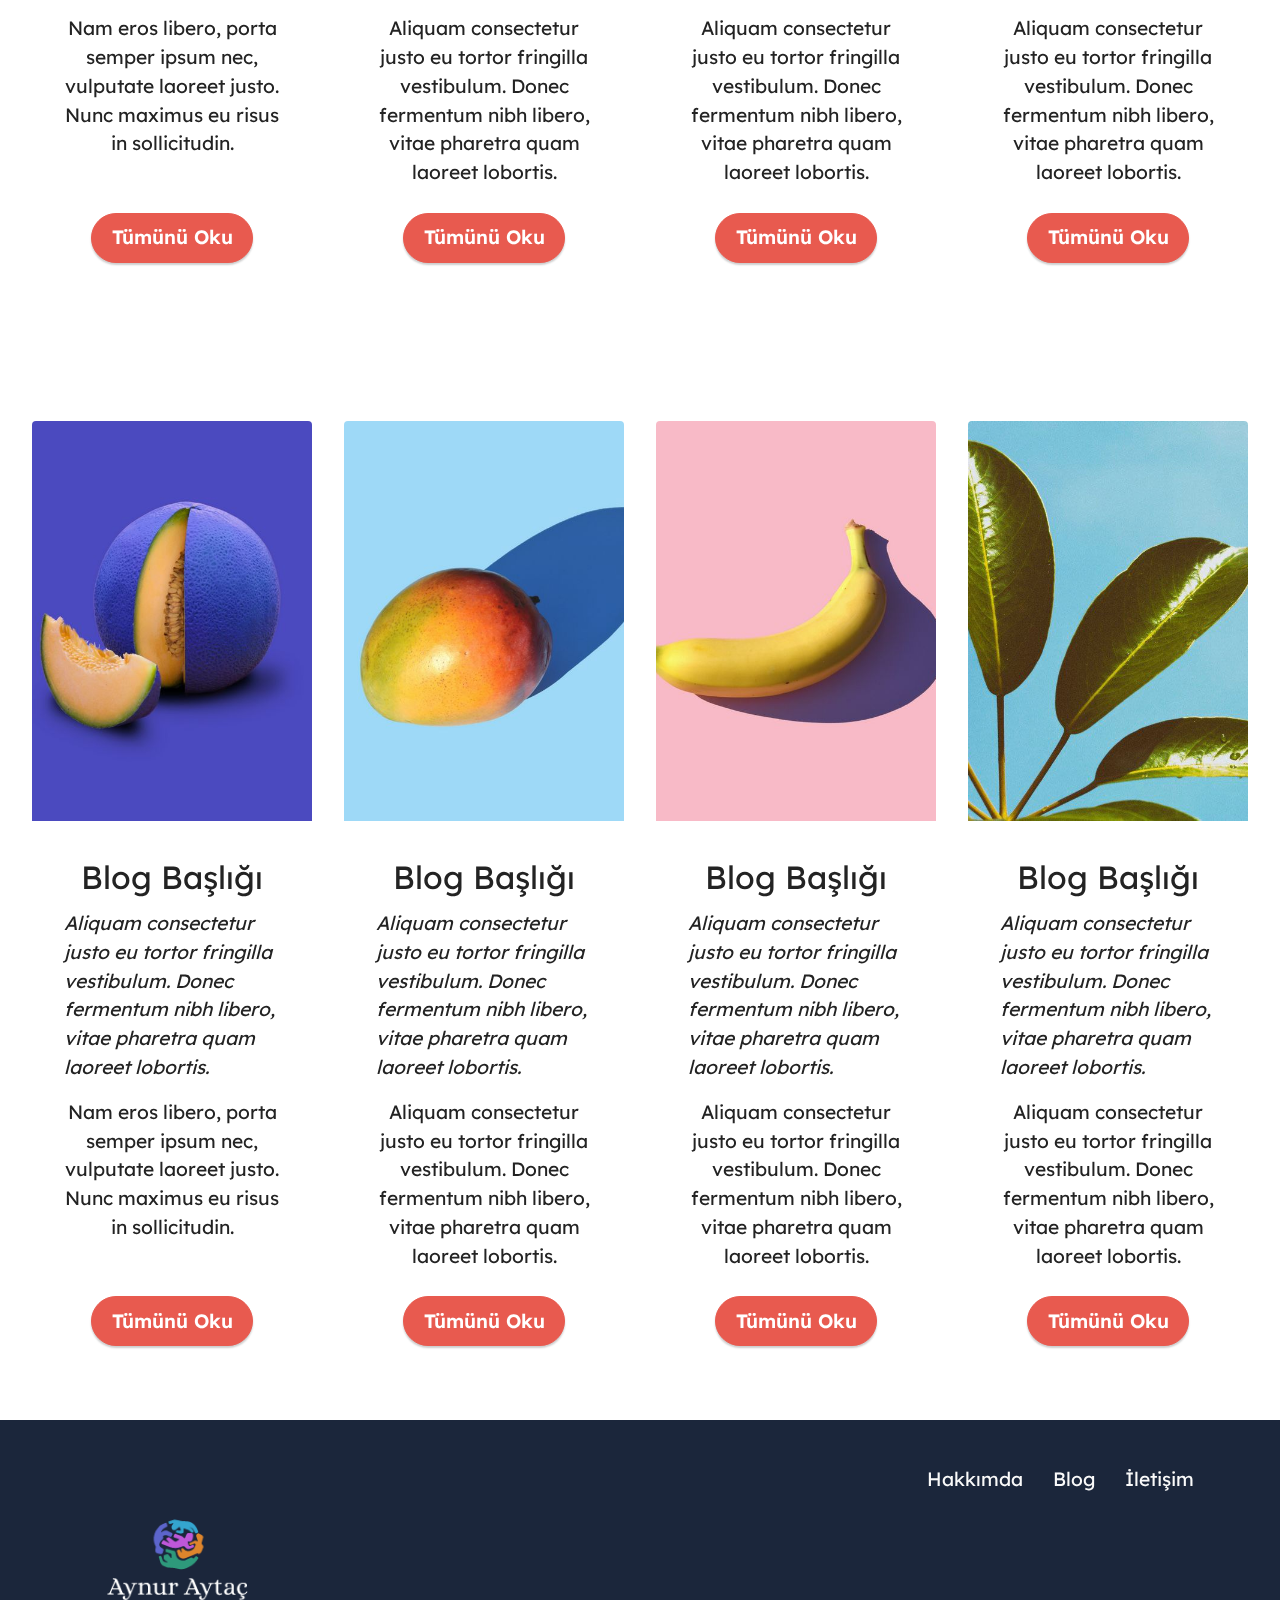
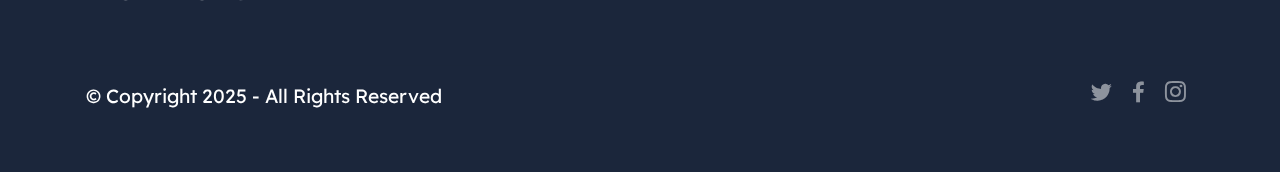
<file: blog.html>
<!DOCTYPE html>
<html  >
<head>
  <meta charset="UTF-8">
  <meta http-equiv="X-UA-Compatible" content="IE=edge">
  <meta name="viewport" content="width=device-width, initial-scale=1, minimum-scale=1">
  <!-- <link rel="shortcut icon" href="assets/images/62a1e1e984f24a439a217ebe8d3b7ef2-3.png" type="image/x-icon"> -->
  <meta name="description" content="">
  
  
  <title>Blog</title>
  <link rel="stylesheet" href="assets/bootstrap/css/bootstrap.min.css">
  <link rel="stylesheet" href="assets/bootstrap/css/bootstrap-grid.min.css">
  <link rel="stylesheet" href="assets/bootstrap/css/bootstrap-reboot.min.css">
  <link rel="stylesheet" href="assets/parallax/jarallax.css">
  <link rel="stylesheet" href="assets/animatecss/animate.css">
  <link rel="stylesheet" href="assets/dropdown/css/style.css">
  <link rel="stylesheet" href="assets/socicon/css/styles.css">
  <link rel="stylesheet" href="assets/theme/css/style.css">
  <link rel="preload" href="https://fonts.googleapis.com/css?family=Lexend:100,200,300,400,500,600,700,800,900&display=swap" as="style" onload="this.onload=null;this.rel='stylesheet'">
  <noscript><link rel="stylesheet" href="https://fonts.googleapis.com/css?family=Lexend:100,200,300,400,500,600,700,800,900&display=swap"></noscript>
  <link rel="preload" as="style" href="assets/mobirise/css/mbr-additional.css"><link rel="stylesheet" href="assets/mobirise/css/mbr-additional.css" type="text/css">
</head>
<body>
  
  <section data-bs-version="5.1" class="menu menu2 cid-sFF0ciwnEL" once="menu" id="menu2-2">
    
    <nav class="navbar navbar-dropdown navbar-fixed-top navbar-expand-lg">
        <div class="container">
            <div class="navbar-brand">
                <span class="navbar-logo">
                    <a href="#">
                        <img src="assets/images/62a1e1e984f24a439a217ebe8d3b7ef2-3.png" alt="" style="height: 4.9rem;">
                    </a>
                </span>
            </div>
            <button class="navbar-toggler" type="button" data-toggle="collapse" data-bs-toggle="collapse" data-target="#navbarSupportedContent" data-bs-target="#navbarSupportedContent" aria-controls="navbarNavAltMarkup" aria-expanded="false" aria-label="Toggle navigation">
                <div class="hamburger">
                    <span></span>
                    <span></span>
                    <span></span>
                    <span></span>
                </div>
            </button>
            <div class="collapse navbar-collapse" id="navbarSupportedContent">
                <ul class="navbar-nav nav-dropdown" data-app-modern-menu="true"><li class="nav-item"><a class="nav-link link text-black text-primary display-4" href="index.html#header11-1">Anasayfa</a></li>
                    <li class="nav-item"><a class="nav-link link text-black text-primary display-4" href="index.html#image1-b">Hakkımda</a></li><li class="nav-item">
                        <a class="nav-link link text-black text-primary display-4" href="blog.html">Blog</a></li></ul>
                <div class="navbar-buttons mbr-section-btn"><a class="btn btn-info display-4" href="index.html#form4-6">İletişim</a></div>
            </div>
        </div>
    </nav>
</section>

<section data-bs-version="5.1" class="header4 cid-tN26qgXaYG mbr-parallax-background" id="header4-6">
    <div class="mbr-overlay"></div>
    <div class="container">
        <div class="row">
            <div class="content-wrap">
                <h1 class="mbr-section-title mbr-fonts-style mbr-white mb-3 display-1">
                    <strong>En Önemli Blog Yazısı</strong>
                </h1>
                <p class="mbr-fonts-style mbr-text mbr-white mb-3 display-7">
                    Aliquam nibh nisl, hendrerit in feugiat in, dignissim id quam. Nam dolor leo, efficitur at massa at, facilisis aliquet nunc. Donec eget orci orci. 
                </p>
                <div class="mbr-section-btn">
                    <a class="btn btn-primary display-4" href="">Tümünü Oku</a>
                </div>
            </div>
        </div>
    </div>
</section>

<section data-bs-version="5.1" class="gallery2 cid-tN26Pw1tWW" id="gallery2-7">
    
    <div class="container-fluid">
        <div class="mbr-section-head">
            <h4 class="mbr-section-title mbr-fonts-style align-center mb-0 display-2"><strong>Quisque mi felis, mattis gravida dui in, mattis cursus odio. Vivamus ut tortor sed mauris suscipit egestas.</strong></h4>
        </div>
        <div class="row mt-4">
            <div class="item features-image сol-12 col-md-6 col-lg-3">
                <div class="item-wrapper">
                    <div class="item-img">
                        <img src="assets/images/features1.jpg" alt="">
                    </div>
                    <div class="item-content">
                        <h5 class="item-title mbr-fonts-style display-5">Blog Başlığı</h5>
                        <h6 class="item-subtitle mbr-fonts-style mt-1 display-7"><em>Aliquam consectetur justo eu tortor fringilla vestibulum. Donec fermentum nibh libero, vitae pharetra quam laoreet lobortis.</em></h6>
                        <p class="mbr-text mbr-fonts-style mt-3 display-7">
                            Nam eros libero, porta semper ipsum nec, vulputate laoreet justo. Nunc maximus eu risus in sollicitudin.
                    </div>
                    <div class="mbr-section-btn item-footer mt-2">
                        <a href="blog-content.html" class="btn btn-primary item-btn display-7" target="_blank">Tümünü Oku</a>
                    </div>
                </div>
            </div>
            <div class="item features-image сol-12 col-md-6 col-lg-3">
                <div class="item-wrapper">
                    <div class="item-img">
                        <img src="assets/images/features2.jpg" alt="">
                    </div>
                    <div class="item-content">
                        <h5 class="item-title mbr-fonts-style display-5">Blog Başlığı</h5>
                        <h6 class="item-subtitle mbr-fonts-style mt-1 display-7"><em>Aliquam consectetur justo eu tortor fringilla vestibulum. Donec fermentum nibh libero, vitae pharetra quam laoreet lobortis.</em></h6>
                        <p class="mbr-text mbr-fonts-style mt-3 display-7">Aliquam consectetur justo eu tortor fringilla vestibulum. Donec fermentum nibh libero, vitae pharetra quam laoreet lobortis.</p>
                    </div>
                    <div class="mbr-section-btn item-footer mt-2">
                        <a href="blog-content.html" class="btn btn-primary item-btn display-7" target="_blank">Tümünü Oku</a>
                    </div>
                </div>
            </div>
            <div class="item features-image сol-12 col-md-6 col-lg-3">
                <div class="item-wrapper">
                    <div class="item-img">
                        <img src="assets/images/features3.jpg" alt="">
                    </div>
                    <div class="item-content">
                        <h5 class="item-title mbr-fonts-style display-5">Blog Başlığı</h5>
                        <h6 class="item-subtitle mbr-fonts-style mt-1 display-7"><em>Aliquam consectetur justo eu tortor fringilla vestibulum. Donec fermentum nibh libero, vitae pharetra quam laoreet lobortis.</em></h6>
                        <p class="mbr-text mbr-fonts-style mt-3 display-7">Aliquam consectetur justo eu tortor fringilla vestibulum. Donec fermentum nibh libero, vitae pharetra quam laoreet lobortis.</p>
                    </div>
                    <div class="mbr-section-btn item-footer mt-2">
                        <a href="blog-content.html" class="btn btn-primary item-btn display-7" target="_blank">Tümünü Oku</a>
                    </div>
                </div>
            </div>
            <div class="item features-image сol-12 col-md-6 col-lg-3">
                <div class="item-wrapper">
                    <div class="item-img">
                        <img src="assets/images/features4.jpg" alt="" title="">
                    </div>
                    <div class="item-content">
                        <h5 class="item-title mbr-fonts-style display-5">Blog Başlığı</h5>
                        <h6 class="item-subtitle mbr-fonts-style mt-1 display-7"><em>Aliquam consectetur justo eu tortor fringilla vestibulum. Donec fermentum nibh libero, vitae pharetra quam laoreet lobortis.</em></h6>
                        <p class="mbr-text mbr-fonts-style mt-3 display-7">Aliquam consectetur justo eu tortor fringilla vestibulum. Donec fermentum nibh libero, vitae pharetra quam laoreet lobortis.</p>
                    </div>
                    <div class="mbr-section-btn item-footer mt-2">
                        <a href="blog-content.html" class="btn btn-primary item-btn display-7" target="_blank">Tümünü Oku</a>
                    </div>
                </div>
            </div>
        </div>
    </div>
</section>

<section data-bs-version="5.1" class="gallery2 cid-tN27MASGpg" id="gallery2-8">
    
    
    <div class="container-fluid">
        <div class="mbr-section-head">
            <h4 class="mbr-section-title mbr-fonts-style align-center mb-0 display-2"><strong>Gallery with Text and B#1b263buttons</strong></h4>
            
        </div>
        <div class="row mt-4">
            <div class="item features-image сol-12 col-md-6 col-lg-3">
                <div class="item-wrapper">
                    <div class="item-img">
                        <img src="assets/images/features1.jpg" alt="">
                    </div>
                    <div class="item-content">
                        <h5 class="item-title mbr-fonts-style display-5">Blog Başlığı</h5>
                        <h6 class="item-subtitle mbr-fonts-style mt-1 display-7"><em>Aliquam consectetur justo eu tortor fringilla vestibulum. Donec fermentum nibh libero, vitae pharetra quam laoreet lobortis.</em></h6>
                        <p class="mbr-text mbr-fonts-style mt-3 display-7">
                            Nam eros libero, porta semper ipsum nec, vulputate laoreet justo. Nunc maximus eu risus in sollicitudin.
                        </p>
                    </div>
                    <div class="mbr-section-btn item-footer mt-2">
                        <a href="blog-content.html" class="btn btn-primary item-btn display-7" target="_blank">Tümünü Oku</a>
                    </div>
                </div>
            </div>
            <div class="item features-image сol-12 col-md-6 col-lg-3">
                <div class="item-wrapper">
                    <div class="item-img">
                        <img src="assets/images/features2.jpg" alt="">
                    </div>
                    <div class="item-content">
                        <h5 class="item-title mbr-fonts-style display-5">Blog Başlığı</h5>
                        <h6 class="item-subtitle mbr-fonts-style mt-1 display-7"><em>Aliquam consectetur justo eu tortor fringilla vestibulum. Donec fermentum nibh libero, vitae pharetra quam laoreet lobortis.</em></h6>
                        <p class="mbr-text mbr-fonts-style mt-3 display-7">Aliquam consectetur justo eu tortor fringilla vestibulum. Donec fermentum nibh libero, vitae pharetra quam laoreet lobortis.</p>
                    </div>
                    <div class="mbr-section-btn item-footer mt-2">
                        <a href="blog-content.html" class="btn btn-primary item-btn display-7" target="_blank">Tümünü Oku</a>
                    </div>
                </div>
            </div>
            <div class="item features-image сol-12 col-md-6 col-lg-3">
                <div class="item-wrapper">
                    <div class="item-img">
                        <img src="assets/images/features3.jpg" alt="">
                    </div>
                    <div class="item-content">
                        <h5 class="item-title mbr-fonts-style display-5">Blog Başlığı</h5>
                        <h6 class="item-subtitle mbr-fonts-style mt-1 display-7"><em>Aliquam consectetur justo eu tortor fringilla vestibulum. Donec fermentum nibh libero, vitae pharetra quam laoreet lobortis.</em></h6>
                        <p class="mbr-text mbr-fonts-style mt-3 display-7">Aliquam consectetur justo eu tortor fringilla vestibulum. Donec fermentum nibh libero, vitae pharetra quam laoreet lobortis.</p>
                    </div>
                    <div class="mbr-section-btn item-footer mt-2">
                        <a href="blog-content.html" class="btn btn-primary item-btn display-7" target="_blank">Tümünü Oku</a>
                    </div>
                </div>
            </div>
            <div class="item features-image сol-12 col-md-6 col-lg-3">
                <div class="item-wrapper">
                    <div class="item-img">
                        <img src="assets/images/features4.jpg" alt="" title="">
                    </div>
                    <div class="item-content">
                        <h5 class="item-title mbr-fonts-style display-5">Blog Başlığı</h5>
                        <h6 class="item-subtitle mbr-fonts-style mt-1 display-7"><em>Aliquam consectetur justo eu tortor fringilla vestibulum. Donec fermentum nibh libero, vitae pharetra quam laoreet lobortis.</em></h6>
                        <p class="mbr-text mbr-fonts-style mt-3 display-7">Aliquam consectetur justo eu tortor fringilla vestibulum. Donec fermentum nibh libero, vitae pharetra quam laoreet lobortis.</p>
                    </div>
                    <div class="mbr-section-btn item-footer mt-2">
                        <a href="blog-content.html" class="btn btn-primary item-btn display-7" target="_blank">Tümünü Oku</a>
                    </div>
                </div>
            </div>
        </div>
    </div>
</section>

   <!-- Footer -->
   <section data-bs-version="5.1" class="footer5 cid-tN1QtFYgCo" once="footers" id="footer5-1">
    <div class="container">
        <div class="media-container-row">
            <div class="col-md-2 col-6">
                <div class="media-wrap">
                    <a href="#">
                        <img src="assets/images/62a1e1e984f24a439a217ebe8d3b7ef2-1.png" alt="">
                    </a>
                </div>
            </div>
            <div class="col-10 col-6">
                <p class="mbr-text align-right links mbr-fonts-style display-7">
                    <a href="index.html#image1-b" class="text-white">Hakkımda</a> &nbsp;&nbsp;&nbsp;&nbsp;
                    <a href="blog.html" class="text-white">Blog</a> &nbsp;&nbsp;&nbsp;&nbsp;
                    <a href="index.html#form4-6" class="text-white">İletişim</a>
                </p>
            </div>
        </div>
        <!-- <div class="media-container-row">
            <div class="col-md-12"> -->
        <div class="footer-lower">
            <div class="media-container-row">
                <div class="col-md-12">
                    <hr>
                </div>
            </div>
            <div class="media-container-row">
                <div class="col-md-6 copyright">
                    <p class="mbr-text mbr-fonts-style display-7">
                        © Copyright 2025 - All Rights Reserved
                    </p>
                </div>
                <div class="col-md-6">
                    <div class="social-list align-right">
                        <div class="soc-item">
                            <a href="#" target="_blank">
                                <span class="mbr-iconfont mbr-iconfont-social socicon-twitter socicon" style="color: rgb(255, 255, 255); fill: rgb(255, 255, 255);"></span>
                            </a>
                        </div>
                        <div class="soc-item">
                            <a href="#" target="_blank">
                                <span class="mbr-iconfont mbr-iconfont-social socicon-facebook socicon" style="color: rgb(255, 255, 255); fill: rgb(255, 255, 255);"></span>
                            </a>
                        </div>
                        <div class="soc-item">
                            <a href="#" target="_blank">
                                <span class="mbr-iconfont mbr-iconfont-social socicon-instagram socicon" style="color: rgb(255, 255, 255); fill: rgb(255, 255, 255);"></span>
                            </a>
                        </div>



                    </div>
                </div>
            </div>
        </div>
    </div>
</section>
    
    <script src="assets/bootstrap/js/bootstrap.bundle.min.js"></script>  <script src="assets/parallax/jarallax.js"></script>  <script src="assets/smoothscroll/smooth-scroll.js"></script>  <script src="assets/ytplayer/index.js"></script>  <script src="assets/dropdown/js/navbar-dropdown.js"></script>  <script src="assets/theme/js/script.js"></script>  
  
  
    <!-- <div id="scrollToTop" class="scrollToTop mbr-arrow-up"><a style="text-align: center;"><i class="mbr-arrow-up-icon mbr-arrow-up-icon-cm cm-icon cm-icon-smallarrow-up"></i></a></div>
    <input name="animation" type="hidden"> -->
  </body>
</html>
</file>
<file: assets/web/assets/mobirise-icons2/mobirise2.css>
@font-face {
  font-family: 'Moririse2';
  font-display: swap;
  src:  url('mobirise2.eot?f2bix4');
  src:  url('mobirise2.eot?f2bix4#iefix') format('embedded-opentype'),
    url('mobirise2.ttf?f2bix4') format('truetype'),
    url('mobirise2.woff?f2bix4') format('woff'),
    url('mobirise2.svg?f2bix4#mobirise2') format('svg');
  font-weight: normal;
  font-style: normal;
}

[class^="mobi-"], [class*=" mobi-"] {
  /* use !important to prevent issues with browser extensions that change fonts */
  font-family: 'Moririse2' !important;
  speak: none;
  font-style: normal;
  font-weight: normal;
  font-variant: normal;
  text-transform: none;
  line-height: 1;

  /* Better Font Rendering =========== */
  -webkit-font-smoothing: antialiased;
  -moz-osx-font-smoothing: grayscale;
}

.mobi-mbri-add-submenu:before {
  content: "\e900";
}
.mobi-mbri-alert:before {
  content: "\e901";
}
.mobi-mbri-align-center:before {
  content: "\e902";
}
.mobi-mbri-align-justify:before {
  content: "\e903";
}
.mobi-mbri-align-left:before {
  content: "\e904";
}
.mobi-mbri-align-right:before {
  content: "\e905";
}
.mobi-mbri-android:before {
  content: "\e906";
}
.mobi-mbri-apple:before {
  content: "\e907";
}
.mobi-mbri-arrow-down:before {
  content: "\e908";
}
.mobi-mbri-arrow-next:before {
  content: "\e909";
}
.mobi-mbri-arrow-prev:before {
  content: "\e90a";
}
.mobi-mbri-arrow-up:before {
  content: "\e90b";
}
.mobi-mbri-bold:before {
  content: "\e90c";
}
.mobi-mbri-bookmark:before {
  content: "\e90d";
}
.mobi-mbri-bootstrap:before {
  content: "\e90e";
}
.mobi-mbri-briefcase:before {
  content: "\e90f";
}
.mobi-mbri-browse:before {
  content: "\e910";
}
.mobi-mbri-bulleted-list:before {
  content: "\e911";
}
.mobi-mbri-calendar:before {
  content: "\e912";
}
.mobi-mbri-camera:before {
  content: "\e913";
}
.mobi-mbri-cart-add:before {
  content: "\e914";
}
.mobi-mbri-cart-full:before {
  content: "\e915";
}
.mobi-mbri-cash:before {
  content: "\e916";
}
.mobi-mbri-change-style:before {
  content: "\e917";
}
.mobi-mbri-chat:before {
  content: "\e918";
}
.mobi-mbri-clock:before {
  content: "\e919";
}
.mobi-mbri-close:before {
  content: "\e91a";
}
.mobi-mbri-cloud:before {
  content: "\e91b";
}
.mobi-mbri-code:before {
  content: "\e91c";
}
.mobi-mbri-contact-form:before {
  content: "\e91d";
}
.mobi-mbri-credit-card:before {
  content: "\e91e";
}
.mobi-mbri-cursor-click:before {
  content: "\e91f";
}
.mobi-mbri-cust-feedback:before {
  content: "\e920";
}
.mobi-mbri-database:before {
  content: "\e921";
}
.mobi-mbri-delivery:before {
  content: "\e922";
}
.mobi-mbri-desktop:before {
  content: "\e923";
}
.mobi-mbri-devices:before {
  content: "\e924";
}
.mobi-mbri-down:before {
  content: "\e925";
}
.mobi-mbri-download-2:before {
  content: "\e926";
}
.mobi-mbri-download:before {
  content: "\e927";
}
.mobi-mbri-drag-n-drop-2:before {
  content: "\e928";
}
.mobi-mbri-drag-n-drop:before {
  content: "\e929";
}
.mobi-mbri-edit-2:before {
  content: "\e92a";
}
.mobi-mbri-edit:before {
  content: "\e92b";
}
.mobi-mbri-error:before {
  content: "\e92c";
}
.mobi-mbri-extension:before {
  content: "\e92d";
}
.mobi-mbri-features:before {
  content: "\e92e";
}
.mobi-mbri-file:before {
  content: "\e92f";
}
.mobi-mbri-flag:before {
  content: "\e930";
}
.mobi-mbri-folder:before {
  content: "\e931";
}
.mobi-mbri-gift:before {
  content: "\e932";
}
.mobi-mbri-github:before {
  content: "\e933";
}
.mobi-mbri-globe-2:before {
  content: "\e934";
}
.mobi-mbri-globe:before {
  content: "\e935";
}
.mobi-mbri-growing-chart:before {
  content: "\e936";
}
.mobi-mbri-hearth:before {
  content: "\e937";
}
.mobi-mbri-help:before {
  content: "\e938";
}
.mobi-mbri-home:before {
  content: "\e939";
}
.mobi-mbri-hot-cup:before {
  content: "\e93a";
}
.mobi-mbri-idea:before {
  content: "\e93b";
}
.mobi-mbri-image-gallery:before {
  content: "\e93c";
}
.mobi-mbri-image-slider:before {
  content: "\e93d";
}
.mobi-mbri-info:before {
  content: "\e93e";
}
.mobi-mbri-italic:before {
  content: "\e93f";
}
.mobi-mbri-key:before {
  content: "\e940";
}
.mobi-mbri-laptop:before {
  content: "\e941";
}
.mobi-mbri-layers:before {
  content: "\e942";
}
.mobi-mbri-left-right:before {
  content: "\e943";
}
.mobi-mbri-left:before {
  content: "\e944";
}
.mobi-mbri-letter:before {
  content: "\e945";
}
.mobi-mbri-like:before {
  content: "\e946";
}
.mobi-mbri-link:before {
  content: "\e947";
}
.mobi-mbri-lock:before {
  content: "\e948";
}
.mobi-mbri-login:before {
  content: "\e949";
}
.mobi-mbri-logout:before {
  content: "\e94a";
}
.mobi-mbri-magic-stick:before {
  content: "\e94b";
}
.mobi-mbri-map-pin:before {
  content: "\e94c";
}
.mobi-mbri-menu:before {
  content: "\e94d";
}
.mobi-mbri-mobile-2:before {
  content: "\e94e";
}
.mobi-mbri-mobile-horizontal:before {
  content: "\e94f";
}
.mobi-mbri-mobile:before {
  content: "\e950";
}
.mobi-mbri-mobirise:before {
  content: "\e951";
}
.mobi-mbri-more-horizontal:before {
  content: "\e952";
}
.mobi-mbri-more-vertical:before {
  content: "\e953";
}
.mobi-mbri-music:before {
  content: "\e954";
}
.mobi-mbri-new-file:before {
  content: "\e955";
}
.mobi-mbri-numbered-list:before {
  content: "\e956";
}
.mobi-mbri-opened-folder:before {
  content: "\e957";
}
.mobi-mbri-pages:before {
  content: "\e958";
}
.mobi-mbri-paper-plane:before {
  content: "\e959";
}
.mobi-mbri-paperclip:before {
  content: "\e95a";
}
.mobi-mbri-phone:before {
  content: "\e95b";
}
.mobi-mbri-photo:before {
  content: "\e95c";
}
.mobi-mbri-photos:before {
  content: "\e95d";
}
.mobi-mbri-pin:before {
  content: "\e95e";
}
.mobi-mbri-play:before {
  content: "\e95f";
}
.mobi-mbri-plus:before {
  content: "\e960";
}
.mobi-mbri-preview:before {
  content: "\e961";
}
.mobi-mbri-print:before {
  content: "\e962";
}
.mobi-mbri-protect:before {
  content: "\e963";
}
.mobi-mbri-question:before {
  content: "\e964";
}
.mobi-mbri-quote-left:before {
  content: "\e965";
}
.mobi-mbri-quote-right:before {
  content: "\e966";
}
.mobi-mbri-redo:before {
  content: "\e967";
}
.mobi-mbri-refresh:before {
  content: "\e968";
}
.mobi-mbri-responsive-2:before {
  content: "\e969";
}
.mobi-mbri-responsive:before {
  content: "\e96a";
}
.mobi-mbri-right:before {
  content: "\e96b";
}
.mobi-mbri-rocket:before {
  content: "\e96c";
}
.mobi-mbri-sad-face:before {
  content: "\e96d";
}
.mobi-mbri-sale:before {
  content: "\e96e";
}
.mobi-mbri-save:before {
  content: "\e96f";
}
.mobi-mbri-search:before {
  content: "\e970";
}
.mobi-mbri-setting-2:before {
  content: "\e971";
}
.mobi-mbri-setting-3:before {
  content: "\e972";
}
.mobi-mbri-setting:before {
  content: "\e973";
}
.mobi-mbri-share:before {
  content: "\e974";
}
.mobi-mbri-shopping-bag:before {
  content: "\e975";
}
.mobi-mbri-shopping-basket:before {
  content: "\e976";
}
.mobi-mbri-shopping-cart:before {
  content: "\e977";
}
.mobi-mbri-sites:before {
  content: "\e978";
}
.mobi-mbri-smile-face:before {
  content: "\e979";
}
.mobi-mbri-speed:before {
  content: "\e97a";
}
.mobi-mbri-star:before {
  content: "\e97b";
}
.mobi-mbri-success:before {
  content: "\e97c";
}
.mobi-mbri-sun:before {
  content: "\e97d";
}
.mobi-mbri-sun2:before {
  content: "\e97e";
}
.mobi-mbri-tablet-vertical:before {
  content: "\e97f";
}
.mobi-mbri-tablet:before {
  content: "\e980";
}
.mobi-mbri-target:before {
  content: "\e981";
}
.mobi-mbri-timer:before {
  content: "\e982";
}
.mobi-mbri-to-ftp:before {
  content: "\e983";
}
.mobi-mbri-to-local-drive:before {
  content: "\e984";
}
.mobi-mbri-touch-swipe:before {
  content: "\e985";
}
.mobi-mbri-touch:before {
  content: "\e986";
}
.mobi-mbri-trash:before {
  content: "\e987";
}
.mobi-mbri-underline:before {
  content: "\e988";
}
.mobi-mbri-undo:before {
  content: "\e989";
}
.mobi-mbri-unlink:before {
  content: "\e98a";
}
.mobi-mbri-unlock:before {
  content: "\e98b";
}
.mobi-mbri-up-down:before {
  content: "\e98c";
}
.mobi-mbri-up:before {
  content: "\e98d";
}
.mobi-mbri-update:before {
  content: "\e98e";
}
.mobi-mbri-upload-2:before {
  content: "\e98f";
}
.mobi-mbri-upload:before {
  content: "\e990";
}
.mobi-mbri-user-2:before {
  content: "\e991";
}
.mobi-mbri-user:before {
  content: "\e992";
}
.mobi-mbri-users:before {
  content: "\e993";
}
.mobi-mbri-video-play:before {
  content: "\e994";
}
.mobi-mbri-video:before {
  content: "\e995";
}
.mobi-mbri-watch:before {
  content: "\e996";
}
.mobi-mbri-website-theme-2:before {
  content: "\e997";
}
.mobi-mbri-website-theme:before {
  content: "\e998";
}
.mobi-mbri-wifi:before {
  content: "\e999";
}
.mobi-mbri-windows:before {
  content: "\e99a";
}
.mobi-mbri-zoom-in:before {
  content: "\e99b";
}
.mobi-mbri-zoom-out:before {
  content: "\e99c";
}
</file>
<file: assets/dropdown/css/style.css>
.navbar-dropdown {
  left: 0;
  padding: 0;
  position: absolute;
  right: 0;
  top: 0;
  transition: all 0.45s ease;
  z-index: 1030;
  background: #282828; }
  .navbar-dropdown .navbar-logo {
    margin-right: 0.8rem;
    transition: margin 0.3s ease-in-out;
    vertical-align: middle; }
    .navbar-dropdown .navbar-logo img {
      height: 3.125rem;
      transition: all 0.3s ease-in-out; }
    .navbar-dropdown .navbar-logo.mbr-iconfont {
      font-size: 3.125rem;
      line-height: 3.125rem; }
  .navbar-dropdown .navbar-caption {
    font-weight: 700;
    white-space: normal;
    vertical-align: -4px;
    line-height: 3.125rem !important; }
    .navbar-dropdown .navbar-caption, .navbar-dropdown .navbar-caption:hover {
      color: inherit;
      text-decoration: none; }
  .navbar-dropdown .mbr-iconfont + .navbar-caption {
    vertical-align: -1px; }
  .navbar-dropdown.navbar-fixed-top {
    position: fixed; }
  .navbar-dropdown .navbar-brand span {
    vertical-align: -4px; }
  .navbar-dropdown.bg-color.transparent {
    background: none; }
  .navbar-dropdown.navbar-short .navbar-brand {
    padding: 0.625rem 0; }
    .navbar-dropdown.navbar-short .navbar-brand span {
      vertical-align: -1px; }
  .navbar-dropdown.navbar-short .navbar-caption {
    line-height: 2.375rem !important;
    vertical-align: -2px; }
  .navbar-dropdown.navbar-short .navbar-logo {
    margin-right: 0.5rem; }
    .navbar-dropdown.navbar-short .navbar-logo img {
      height: 2.375rem; }
    .navbar-dropdown.navbar-short .navbar-logo.mbr-iconfont {
      font-size: 2.375rem;
      line-height: 2.375rem; }
  .navbar-dropdown.navbar-short .mbr-table-cell {
    height: 3.625rem; }
  .navbar-dropdown .navbar-close {
    left: 0.6875rem;
    position: fixed;
    top: 0.75rem;
    z-index: 1000; }
  .navbar-dropdown .hamburger-icon {
    content: "";
    display: inline-block;
    vertical-align: middle;
    width: 16px;
    -webkit-box-shadow: 0 -6px 0 1px #282828,0 0 0 1px #282828,0 6px 0 1px #282828;
    -moz-box-shadow: 0 -6px 0 1px #282828,0 0 0 1px #282828,0 6px 0 1px #282828;
    box-shadow: 0 -6px 0 1px #282828,0 0 0 1px #282828,0 6px 0 1px #282828; }

.dropdown-menu .dropdown-toggle[data-toggle="dropdown-submenu"]::after {
  border-bottom: 0.35em solid transparent;
  border-left: 0.35em solid;
  border-right: 0;
  border-top: 0.35em solid transparent;
  margin-left: 0.3rem; }

.dropdown-menu .dropdown-item:focus {
  outline: 0; }

.nav-dropdown {
  font-size: 0.75rem;
  font-weight: 500;
  height: auto !important; }
  .nav-dropdown .nav-btn {
    padding-left: 1rem; }
  .nav-dropdown .link {
    margin: .667em 1.667em;
    font-weight: 500;
    padding: 0;
    transition: color .2s ease-in-out; }
    .nav-dropdown .link.dropdown-toggle {
      margin-right: 2.583em; }
      .nav-dropdown .link.dropdown-toggle::after {
        margin-left: .25rem;
        border-top: 0.35em solid;
        border-right: 0.35em solid transparent;
        border-left: 0.35em solid transparent;
        border-bottom: 0; }
      .nav-dropdown .link.dropdown-toggle[aria-expanded="true"] {
        margin: 0;
        padding: 0.667em 3.263em  0.667em 1.667em; }
  .nav-dropdown .link::after,
  .nav-dropdown .dropdown-item::after {
    color: inherit; }
  .nav-dropdown .btn {
    font-size: 0.75rem;
    font-weight: 700;
    letter-spacing: 0;
    margin-bottom: 0;
    padding-left: 1.25rem;
    padding-right: 1.25rem; }
  .nav-dropdown .dropdown-menu {
    border-radius: 0;
    border: 0;
    left: 0;
    margin: 0;
    padding-bottom: 1.25rem;
    padding-top: 1.25rem;
    position: relative; }
  .nav-dropdown .dropdown-submenu {
    margin-left: 0.125rem;
    top: 0; }
  .nav-dropdown .dropdown-item {
    font-weight: 500;
    line-height: 2;
    padding: 0.3846em 4.615em 0.3846em 1.5385em;
    position: relative;
    transition: color .2s ease-in-out, background-color .2s ease-in-out; }
    .nav-dropdown .dropdown-item::after {
      margin-top: -0.3077em;
      position: absolute;
      right: 1.1538em;
      top: 50%; }
    .nav-dropdown .dropdown-item:focus, .nav-dropdown .dropdown-item:hover {
      background: none; }

@media (max-width: 767px) {
  .nav-dropdown.navbar-toggleable-sm {
    bottom: 0;
    display: none;
    left: 0;
    overflow-x: hidden;
    position: fixed;
    top: 0;
    transform: translateX(-100%);
    -ms-transform: translateX(-100%);
    -webkit-transform: translateX(-100%);
    width: 18.75rem;
    z-index: 999; } }
.nav-dropdown.navbar-toggleable-xl {
  bottom: 0;
  display: none;
  left: 0;
  overflow-x: hidden;
  position: fixed;
  top: 0;
  transform: translateX(-100%);
  -ms-transform: translateX(-100%);
  -webkit-transform: translateX(-100%);
  width: 18.75rem;
  z-index: 999; }

.nav-dropdown-sm {
  display: block !important;
  overflow-x: hidden;
  overflow: auto;
  padding-top: 3.875rem; }
  .nav-dropdown-sm::after {
    content: "";
    display: block;
    height: 3rem;
    width: 100%; }
  .nav-dropdown-sm.collapse.in ~ .navbar-close {
    display: block !important; }
  .nav-dropdown-sm.collapsing, .nav-dropdown-sm.collapse.in {
    transform: translateX(0);
    -ms-transform: translateX(0);
    -webkit-transform: translateX(0);
    transition: all 0.25s ease-out;
    -webkit-transition: all 0.25s ease-out;
    background: #282828; }
  .nav-dropdown-sm.collapsing[aria-expanded="false"] {
    transform: translateX(-100%);
    -ms-transform: translateX(-100%);
    -webkit-transform: translateX(-100%); }
  .nav-dropdown-sm .nav-item {
    display: block;
    margin-left: 0 !important;
    padding-left: 0; }
  .nav-dropdown-sm .link,
  .nav-dropdown-sm .dropdown-item {
    border-top: 1px dotted rgba(255, 255, 255, 0.1);
    font-size: 0.8125rem;
    line-height: 1.6;
    margin: 0 !important;
    padding: 0.875rem 2.4rem 0.875rem 1.5625rem !important;
    position: relative;
    white-space: normal; }
    .nav-dropdown-sm .link:focus, .nav-dropdown-sm .link:hover,
    .nav-dropdown-sm .dropdown-item:focus,
    .nav-dropdown-sm .dropdown-item:hover {
      background: rgba(0, 0, 0, 0.2) !important;
      color: #c0a375; }
  .nav-dropdown-sm .nav-btn {
    position: relative;
    padding: 1.5625rem 1.5625rem 0 1.5625rem; }
    .nav-dropdown-sm .nav-btn::before {
      border-top: 1px dotted rgba(255, 255, 255, 0.1);
      content: "";
      left: 0;
      position: absolute;
      top: 0;
      width: 100%; }
    .nav-dropdown-sm .nav-btn + .nav-btn {
      padding-top: 0.625rem; }
      .nav-dropdown-sm .nav-btn + .nav-btn::before {
        display: none; }
  .nav-dropdown-sm .btn {
    padding: 0.625rem 0; }
  .nav-dropdown-sm .dropdown-toggle[data-toggle="dropdown-submenu"]::after {
    margin-left: .25rem;
    border-top: 0.35em solid;
    border-right: 0.35em solid transparent;
    border-left: 0.35em solid transparent;
    border-bottom: 0; }
  .nav-dropdown-sm .dropdown-toggle[data-toggle="dropdown-submenu"][aria-expanded="true"]::after {
    border-top: 0;
    border-right: 0.35em solid transparent;
    border-left: 0.35em solid transparent;
    border-bottom: 0.35em solid; }
  .nav-dropdown-sm .dropdown-menu {
    margin: 0;
    padding: 0;
    position: relative;
    top: 0;
    left: 0;
    width: 100%;
    border: 0;
    float: none;
    border-radius: 0;
    background: none; }
  .nav-dropdown-sm .dropdown-submenu {
    left: 100%;
    margin-left: 0.125rem;
    margin-top: -1.25rem;
    top: 0; }

.navbar-toggleable-sm .nav-dropdown .dropdown-menu {
  position: absolute; }

.navbar-toggleable-sm .nav-dropdown .dropdown-submenu {
  left: 100%;
  margin-left: 0.125rem;
  margin-top: -1.25rem;
  top: 0; }

.navbar-toggleable-sm.opened .nav-dropdown .dropdown-menu {
  position: relative; }

.navbar-toggleable-sm.opened .nav-dropdown .dropdown-submenu {
  left: 0;
  margin-left: 00rem;
  margin-top: 0rem;
  top: 0; }

.is-builder .nav-dropdown.collapsing {
  transition: none !important; }
</file>
<file: assets/socicon/css/styles.css>
@charset "UTF-8";

@font-face {
  font-family: 'Socicon';
  src:  url('../fonts/socicon.eot');
  src:  url('../fonts/socicon.eot?#iefix') format('embedded-opentype'),
    url('../fonts/socicon.woff2') format('woff2'),
    url('../fonts/socicon.ttf') format('truetype'),
    url('../fonts/socicon.woff') format('woff'),
    url('../fonts/socicon.svg#socicon') format('svg');
  font-weight: normal;
  font-style: normal;
  font-display: swap;
}

[data-icon]:before {
  font-family: "socicon" !important;
  content: attr(data-icon);
  font-style: normal !important;
  font-weight: normal !important;
  font-variant: normal !important;
  text-transform: none !important;
  speak: none;
  line-height: 1;
  -webkit-font-smoothing: antialiased;
  -moz-osx-font-smoothing: grayscale;
}

[class^="socicon-"], [class*=" socicon-"] {
  /* use !important to prevent issues with browser extensions that change fonts */
  font-family: 'Socicon' !important;
  speak: none;
  font-style: normal;
  font-weight: normal;
  font-variant: normal;
  text-transform: none;
  line-height: 1;

  /* Better Font Rendering =========== */
  -webkit-font-smoothing: antialiased;
  -moz-osx-font-smoothing: grayscale;
}

.socicon-eitaa:before {
  content: "\e97c";
}
.socicon-soroush:before {
  content: "\e97d";
}
.socicon-bale:before {
  content: "\e97e";
}
.socicon-zazzle:before {
  content: "\e97b";
}
.socicon-society6:before {
  content: "\e97a";
}
.socicon-redbubble:before {
  content: "\e979";
}
.socicon-avvo:before {
  content: "\e978";
}
.socicon-stitcher:before {
  content: "\e977";
}
.socicon-googlehangouts:before {
  content: "\e974";
}
.socicon-dlive:before {
  content: "\e975";
}
.socicon-vsco:before {
  content: "\e976";
}
.socicon-flipboard:before {
  content: "\e973";
}
.socicon-ubuntu:before {
  content: "\e958";
}
.socicon-artstation:before {
  content: "\e959";
}
.socicon-invision:before {
  content: "\e95a";
}
.socicon-torial:before {
  content: "\e95b";
}
.socicon-collectorz:before {
  content: "\e95c";
}
.socicon-seenthis:before {
  content: "\e95d";
}
.socicon-googleplaymusic:before {
  content: "\e95e";
}
.socicon-debian:before {
  content: "\e95f";
}
.socicon-filmfreeway:before {
  content: "\e960";
}
.socicon-gnome:before {
  content: "\e961";
}
.socicon-itchio:before {
  content: "\e962";
}
.socicon-jamendo:before {
  content: "\e963";
}
.socicon-mix:before {
  content: "\e964";
}
.socicon-sharepoint:before {
  content: "\e965";
}
.socicon-tinder:before {
  content: "\e966";
}
.socicon-windguru:before {
  content: "\e967";
}
.socicon-cdbaby:before {
  content: "\e968";
}
.socicon-elementaryos:before {
  content: "\e969";
}
.socicon-stage32:before {
  content: "\e96a";
}
.socicon-tiktok:before {
  content: "\e96b";
}
.socicon-gitter:before {
  content: "\e96c";
}
.socicon-letterboxd:before {
  content: "\e96d";
}
.socicon-threema:before {
  content: "\e96e";
}
.socicon-splice:before {
  content: "\e96f";
}
.socicon-metapop:before {
  content: "\e970";
}
.socicon-naver:before {
  content: "\e971";
}
.socicon-remote:before {
  content: "\e972";
}
.socicon-internet:before {
  content: "\e957";
}
.socicon-moddb:before {
  content: "\e94b";
}
.socicon-indiedb:before {
  content: "\e94c";
}
.socicon-traxsource:before {
  content: "\e94d";
}
.socicon-gamefor:before {
  content: "\e94e";
}
.socicon-pixiv:before {
  content: "\e94f";
}
.socicon-myanimelist:before {
  content: "\e950";
}
.socicon-blackberry:before {
  content: "\e951";
}
.socicon-wickr:before {
  content: "\e952";
}
.socicon-spip:before {
  content: "\e953";
}
.socicon-napster:before {
  content: "\e954";
}
.socicon-beatport:before {
  content: "\e955";
}
.socicon-hackerone:before {
  content: "\e956";
}
.socicon-hackernews:before {
  content: "\e946";
}
.socicon-smashwords:before {
  content: "\e947";
}
.socicon-kobo:before {
  content: "\e948";
}
.socicon-bookbub:before {
  content: "\e949";
}
.socicon-mailru:before {
  content: "\e94a";
}
.socicon-gitlab:before {
  content: "\e945";
}
.socicon-instructables:before {
  content: "\e944";
}
.socicon-portfolio:before {
  content: "\e943";
}
.socicon-codered:before {
  content: "\e940";
}
.socicon-origin:before {
  content: "\e941";
}
.socicon-nextdoor:before {
  content: "\e942";
}
.socicon-udemy:before {
  content: "\e93f";
}
.socicon-livemaster:before {
  content: "\e93e";
}
.socicon-crunchbase:before {
  content: "\e93b";
}
.socicon-homefy:before {
  content: "\e93c";
}
.socicon-calendly:before {
  content: "\e93d";
}
.socicon-realtor:before {
  content: "\e90f";
}
.socicon-tidal:before {
  content: "\e910";
}
.socicon-qobuz:before {
  content: "\e911";
}
.socicon-natgeo:before {
  content: "\e912";
}
.socicon-mastodon:before {
  content: "\e913";
}
.socicon-unsplash:before {
  content: "\e914";
}
.socicon-homeadvisor:before {
  content: "\e915";
}
.socicon-angieslist:before {
  content: "\e916";
}
.socicon-codepen:before {
  content: "\e917";
}
.socicon-slack:before {
  content: "\e918";
}
.socicon-openaigym:before {
  content: "\e919";
}
.socicon-logmein:before {
  content: "\e91a";
}
.socicon-fiverr:before {
  content: "\e91b";
}
.socicon-gotomeeting:before {
  content: "\e91c";
}
.socicon-aliexpress:before {
  content: "\e91d";
}
.socicon-guru:before {
  content: "\e91e";
}
.socicon-appstore:before {
  content: "\e91f";
}
.socicon-homes:before {
  content: "\e920";
}
.socicon-zoom:before {
  content: "\e921";
}
.socicon-alibaba:before {
  content: "\e922";
}
.socicon-craigslist:before {
  content: "\e923";
}
.socicon-wix:before {
  content: "\e924";
}
.socicon-redfin:before {
  content: "\e925";
}
.socicon-googlecalendar:before {
  content: "\e926";
}
.socicon-shopify:before {
  content: "\e927";
}
.socicon-freelancer:before {
  content: "\e928";
}
.socicon-seedrs:before {
  content: "\e929";
}
.socicon-bing:before {
  content: "\e92a";
}
.socicon-doodle:before {
  content: "\e92b";
}
.socicon-bonanza:before {
  content: "\e92c";
}
.socicon-squarespace:before {
  content: "\e92d";
}
.socicon-toptal:before {
  content: "\e92e";
}
.socicon-gust:before {
  content: "\e92f";
}
.socicon-ask:before {
  content: "\e930";
}
.socicon-trulia:before {
  content: "\e931";
}
.socicon-loomly:before {
  content: "\e932";
}
.socicon-ghost:before {
  content: "\e933";
}
.socicon-upwork:before {
  content: "\e934";
}
.socicon-fundable:before {
  content: "\e935";
}
.socicon-booking:before {
  content: "\e936";
}
.socicon-googlemaps:before {
  content: "\e937";
}
.socicon-zillow:before {
  content: "\e938";
}
.socicon-niconico:before {
  content: "\e939";
}
.socicon-toneden:before {
  content: "\e93a";
}
.socicon-augment:before {
  content: "\e908";
}
.socicon-bitbucket:before {
  content: "\e909";
}
.socicon-fyuse:before {
  content: "\e90a";
}
.socicon-yt-gaming:before {
  content: "\e90b";
}
.socicon-sketchfab:before {
  content: "\e90c";
}
.socicon-mobcrush:before {
  content: "\e90d";
}
.socicon-microsoft:before {
  content: "\e90e";
}
.socicon-pandora:before {
  content: "\e907";
}
.socicon-messenger:before {
  content: "\e906";
}
.socicon-gamewisp:before {
  content: "\e905";
}
.socicon-bloglovin:before {
  content: "\e904";
}
.socicon-tunein:before {
  content: "\e903";
}
.socicon-gamejolt:before {
  content: "\e901";
}
.socicon-trello:before {
  content: "\e902";
}
.socicon-spreadshirt:before {
  content: "\e900";
}
.socicon-500px:before {
  content: "\e000";
}
.socicon-8tracks:before {
  content: "\e001";
}
.socicon-airbnb:before {
  content: "\e002";
}
.socicon-alliance:before {
  content: "\e003";
}
.socicon-amazon:before {
  content: "\e004";
}
.socicon-amplement:before {
  content: "\e005";
}
.socicon-android:before {
  content: "\e006";
}
.socicon-angellist:before {
  content: "\e007";
}
.socicon-apple:before {
  content: "\e008";
}
.socicon-appnet:before {
  content: "\e009";
}
.socicon-baidu:before {
  content: "\e00a";
}
.socicon-bandcamp:before {
  content: "\e00b";
}
.socicon-battlenet:before {
  content: "\e00c";
}
.socicon-mixer:before {
  content: "\e00d";
}
.socicon-bebee:before {
  content: "\e00e";
}
.socicon-bebo:before {
  content: "\e00f";
}
.socicon-behance:before {
  content: "\e010";
}
.socicon-blizzard:before {
  content: "\e011";
}
.socicon-blogger:before {
  content: "\e012";
}
.socicon-buffer:before {
  content: "\e013";
}
.socicon-chrome:before {
  content: "\e014";
}
.socicon-coderwall:before {
  content: "\e015";
}
.socicon-curse:before {
  content: "\e016";
}
.socicon-dailymotion:before {
  content: "\e017";
}
.socicon-deezer:before {
  content: "\e018";
}
.socicon-delicious:before {
  content: "\e019";
}
.socicon-deviantart:before {
  content: "\e01a";
}
.socicon-diablo:before {
  content: "\e01b";
}
.socicon-digg:before {
  content: "\e01c";
}
.socicon-discord:before {
  content: "\e01d";
}
.socicon-disqus:before {
  content: "\e01e";
}
.socicon-douban:before {
  content: "\e01f";
}
.socicon-draugiem:before {
  content: "\e020";
}
.socicon-dribbble:before {
  content: "\e021";
}
.socicon-drupal:before {
  content: "\e022";
}
.socicon-ebay:before {
  content: "\e023";
}
.socicon-ello:before {
  content: "\e024";
}
.socicon-endomodo:before {
  content: "\e025";
}
.socicon-envato:before {
  content: "\e026";
}
.socicon-etsy:before {
  content: "\e027";
}
.socicon-facebook:before {
  content: "\e028";
}
.socicon-feedburner:before {
  content: "\e029";
}
.socicon-filmweb:before {
  content: "\e02a";
}
.socicon-firefox:before {
  content: "\e02b";
}
.socicon-flattr:before {
  content: "\e02c";
}
.socicon-flickr:before {
  content: "\e02d";
}
.socicon-formulr:before {
  content: "\e02e";
}
.socicon-forrst:before {
  content: "\e02f";
}
.socicon-foursquare:before {
  content: "\e030";
}
.socicon-friendfeed:before {
  content: "\e031";
}
.socicon-github:before {
  content: "\e032";
}
.socicon-goodreads:before {
  content: "\e033";
}
.socicon-google:before {
  content: "\e034";
}
.socicon-googlescholar:before {
  content: "\e035";
}
.socicon-googlegroups:before {
  content: "\e036";
}
.socicon-googlephotos:before {
  content: "\e037";
}
.socicon-googleplus:before {
  content: "\e038";
}
.socicon-grooveshark:before {
  content: "\e039";
}
.socicon-hackerrank:before {
  content: "\e03a";
}
.socicon-hearthstone:before {
  content: "\e03b";
}
.socicon-hellocoton:before {
  content: "\e03c";
}
.socicon-heroes:before {
  content: "\e03d";
}
.socicon-smashcast:before {
  content: "\e03e";
}
.socicon-horde:before {
  content: "\e03f";
}
.socicon-houzz:before {
  content: "\e040";
}
.socicon-icq:before {
  content: "\e041";
}
.socicon-identica:before {
  content: "\e042";
}
.socicon-imdb:before {
  content: "\e043";
}
.socicon-instagram:before {
  content: "\e044";
}
.socicon-issuu:before {
  content: "\e045";
}
.socicon-istock:before {
  content: "\e046";
}
.socicon-itunes:before {
  content: "\e047";
}
.socicon-keybase:before {
  content: "\e048";
}
.socicon-lanyrd:before {
  content: "\e049";
}
.socicon-lastfm:before {
  content: "\e04a";
}
.socicon-line:before {
  content: "\e04b";
}
.socicon-linkedin:before {
  content: "\e04c";
}
.socicon-livejournal:before {
  content: "\e04d";
}
.socicon-lyft:before {
  content: "\e04e";
}
.socicon-macos:before {
  content: "\e04f";
}
.socicon-mail:before {
  content: "\e050";
}
.socicon-medium:before {
  content: "\e051";
}
.socicon-meetup:before {
  content: "\e052";
}
.socicon-mixcloud:before {
  content: "\e053";
}
.socicon-modelmayhem:before {
  content: "\e054";
}
.socicon-mumble:before {
  content: "\e055";
}
.socicon-myspace:before {
  content: "\e056";
}
.socicon-newsvine:before {
  content: "\e057";
}
.socicon-nintendo:before {
  content: "\e058";
}
.socicon-npm:before {
  content: "\e059";
}
.socicon-odnoklassniki:before {
  content: "\e05a";
}
.socicon-openid:before {
  content: "\e05b";
}
.socicon-opera:before {
  content: "\e05c";
}
.socicon-outlook:before {
  content: "\e05d";
}
.socicon-overwatch:before {
  content: "\e05e";
}
.socicon-patreon:before {
  content: "\e05f";
}
.socicon-paypal:before {
  content: "\e060";
}
.socicon-periscope:before {
  content: "\e061";
}
.socicon-persona:before {
  content: "\e062";
}
.socicon-pinterest:before {
  content: "\e063";
}
.socicon-play:before {
  content: "\e064";
}
.socicon-player:before {
  content: "\e065";
}
.socicon-playstation:before {
  content: "\e066";
}
.socicon-pocket:before {
  content: "\e067";
}
.socicon-qq:before {
  content: "\e068";
}
.socicon-quora:before {
  content: "\e069";
}
.socicon-raidcall:before {
  content: "\e06a";
}
.socicon-ravelry:before {
  content: "\e06b";
}
.socicon-reddit:before {
  content: "\e06c";
}
.socicon-renren:before {
  content: "\e06d";
}
.socicon-researchgate:before {
  content: "\e06e";
}
.socicon-residentadvisor:before {
  content: "\e06f";
}
.socicon-reverbnation:before {
  content: "\e070";
}
.socicon-rss:before {
  content: "\e071";
}
.socicon-sharethis:before {
  content: "\e072";
}
.socicon-skype:before {
  content: "\e073";
}
.socicon-slideshare:before {
  content: "\e074";
}
.socicon-smugmug:before {
  content: "\e075";
}
.socicon-snapchat:before {
  content: "\e076";
}
.socicon-songkick:before {
  content: "\e077";
}
.socicon-soundcloud:before {
  content: "\e078";
}
.socicon-spotify:before {
  content: "\e079";
}
.socicon-stackexchange:before {
  content: "\e07a";
}
.socicon-stackoverflow:before {
  content: "\e07b";
}
.socicon-starcraft:before {
  content: "\e07c";
}
.socicon-stayfriends:before {
  content: "\e07d";
}
.socicon-steam:before {
  content: "\e07e";
}
.socicon-storehouse:before {
  content: "\e07f";
}
.socicon-strava:before {
  content: "\e080";
}
.socicon-streamjar:before {
  content: "\e081";
}
.socicon-stumbleupon:before {
  content: "\e082";
}
.socicon-swarm:before {
  content: "\e083";
}
.socicon-teamspeak:before {
  content: "\e084";
}
.socicon-teamviewer:before {
  content: "\e085";
}
.socicon-technorati:before {
  content: "\e086";
}
.socicon-telegram:before {
  content: "\e087";
}
.socicon-tripadvisor:before {
  content: "\e088";
}
.socicon-tripit:before {
  content: "\e089";
}
.socicon-triplej:before {
  content: "\e08a";
}
.socicon-tumblr:before {
  content: "\e08b";
}
.socicon-twitch:before {
  content: "\e08c";
}
.socicon-twitter:before {
  content: "\e08d";
}
.socicon-uber:before {
  content: "\e08e";
}
.socicon-ventrilo:before {
  content: "\e08f";
}
.socicon-viadeo:before {
  content: "\e090";
}
.socicon-viber:before {
  content: "\e091";
}
.socicon-viewbug:before {
  content: "\e092";
}
.socicon-vimeo:before {
  content: "\e093";
}
.socicon-vine:before {
  content: "\e094";
}
.socicon-vkontakte:before {
  content: "\e095";
}
.socicon-warcraft:before {
  content: "\e096";
}
.socicon-wechat:before {
  content: "\e097";
}
.socicon-weibo:before {
  content: "\e098";
}
.socicon-whatsapp:before {
  content: "\e099";
}
.socicon-wikipedia:before {
  content: "\e09a";
}
.socicon-windows:before {
  content: "\e09b";
}
.socicon-wordpress:before {
  content: "\e09c";
}
.socicon-wykop:before {
  content: "\e09d";
}
.socicon-xbox:before {
  content: "\e09e";
}
.socicon-xing:before {
  content: "\e09f";
}
.socicon-yahoo:before {
  content: "\e0a0";
}
.socicon-yammer:before {
  content: "\e0a1";
}
.socicon-yandex:before {
  content: "\e0a2";
}
.socicon-yelp:before {
  content: "\e0a3";
}
.socicon-younow:before {
  content: "\e0a4";
}
.socicon-youtube:before {
  content: "\e0a5";
}
.socicon-zapier:before {
  content: "\e0a6";
}
.socicon-zerply:before {
  content: "\e0a7";
}
.socicon-zomato:before {
  content: "\e0a8";
}
.socicon-zynga:before {
  content: "\e0a9";
}
</file>
<file: assets/theme/css/style.css>
@charset "UTF-8";
section {
  background-color: #ffffff;
}

body {
  font-style: normal;
  line-height: 1.5;
  font-weight: 400;
  color: #232323;
  position: relative;
}

button {
  background-color: transparent;
  border-color: transparent;
}

section,
.container,
.container-fluid {
  position: relative;
  word-wrap: break-word;
}

a.mbr-iconfont:hover {
  text-decoration: none;
}

.article .lead p,
.article .lead ul,
.article .lead ol,
.article .lead pre,
.article .lead blockquote {
  margin-bottom: 0;
}

a {
  font-style: normal;
  font-weight: 400;
  cursor: pointer;
}
a, a:hover {
  text-decoration: none;
}

.mbr-section-title {
  font-style: normal;
  line-height: 1.3;
}

.mbr-section-subtitle {
  line-height: 1.3;
}

.mbr-text {
  font-style: normal;
  line-height: 1.7;
}

h1,
h2,
h3,
h4,
h5,
h6,
.display-1,
.display-2,
.display-4,
.display-5,
.display-7,
span,
p,
a {
  line-height: 1;
  word-break: break-word;
  word-wrap: break-word;
  font-weight: 400;
}

b,
strong {
  font-weight: bold;
}

input:-webkit-autofill, input:-webkit-autofill:hover, input:-webkit-autofill:focus, input:-webkit-autofill:active {
  transition-delay: 9999s;
  -webkit-transition-property: background-color, color;
  transition-property: background-color, color;
}

textarea[type=hidden] {
  display: none;
}

section {
  background-position: 50% 50%;
  background-repeat: no-repeat;
  background-size: cover;
}
section .mbr-background-video,
section .mbr-background-video-preview {
  position: absolute;
  bottom: 0;
  left: 0;
  right: 0;
  top: 0;
}

.hidden {
  visibility: hidden;
}

.mbr-z-index20 {
  z-index: 20;
}

/*! Base colors */
.mbr-white {
  color: #ffffff;
}

.mbr-black {
  color: #111111;
}

.mbr-bg-white {
  background-color: #ffffff;
}

.mbr-bg-black {
  background-color: #000000;
}

/*! Text-aligns */
.align-left {
  text-align: left;
}

.align-center {
  text-align: center;
}

.align-right {
  text-align: right;
}

/*! Font-weight  */
.mbr-light {
  font-weight: 300;
}

.mbr-regular {
  font-weight: 400;
}

.mbr-semibold {
  font-weight: 500;
}

.mbr-bold {
  font-weight: 700;
}

/*! Media  */
.media-content {
  flex-basis: 100%;
}

.media-container-row {
  display: flex;
  flex-direction: row;
  flex-wrap: wrap;
  justify-content: center;
  align-content: center;
  align-items: start;
}
.media-container-row .media-size-item {
  width: 400px;
}

.media-container-column {
  display: flex;
  flex-direction: column;
  flex-wrap: wrap;
  justify-content: center;
  align-content: center;
  align-items: stretch;
}
.media-container-column > * {
  width: 100%;
}

@media (min-width: 992px) {
  .media-container-row {
    flex-wrap: nowrap;
  }
}
figure {
  margin-bottom: 0;
  overflow: hidden;
}

figure[mbr-media-size] {
  transition: width 0.1s;
}

img,
iframe {
  display: block;
  width: 100%;
}

.card {
  background-color: transparent;
  border: none;
}

.card-box {
  width: 100%;
}

.card-img {
  text-align: center;
  flex-shrink: 0;
  -webkit-flex-shrink: 0;
}

.media {
  max-width: 100%;
  margin: 0 auto;
}

.mbr-figure {
  align-self: center;
}

.media-container > div {
  max-width: 100%;
}

.mbr-figure img,
.card-img img {
  width: 100%;
}

@media (max-width: 991px) {
  .media-size-item {
    width: auto !important;
  }

  .media {
    width: auto;
  }

  .mbr-figure {
    width: 100% !important;
  }
}
/*! Buttons */
.mbr-section-btn {
  margin-left: -0.6rem;
  margin-right: -0.6rem;
  font-size: 0;
}

.btn {
  font-weight: 600;
  border-width: 1px;
  font-style: normal;
  margin: 0.6rem 0.6rem;
  white-space: normal;
  transition: all 0.2s ease-in-out;
  display: inline-flex;
  align-items: center;
  justify-content: center;
  word-break: break-word;
}

.btn-sm {
  font-weight: 600;
  letter-spacing: 0px;
  transition: all 0.3s ease-in-out;
}

.btn-md {
  font-weight: 600;
  letter-spacing: 0px;
  transition: all 0.3s ease-in-out;
}

.btn-lg {
  font-weight: 600;
  letter-spacing: 0px;
  transition: all 0.3s ease-in-out;
}

.btn-form {
  margin: 0;
}
.btn-form:hover {
  cursor: pointer;
}

nav .mbr-section-btn {
  margin-left: 0rem;
  margin-right: 0rem;
}

/*! Btn icon margin */
.btn .mbr-iconfont,
.btn.btn-sm .mbr-iconfont {
  order: 1;
  cursor: pointer;
  margin-left: 0.5rem;
  vertical-align: sub;
}

.btn.btn-md .mbr-iconfont,
.btn.btn-md .mbr-iconfont {
  margin-left: 0.8rem;
}

.mbr-regular {
  font-weight: 400;
}

.mbr-semibold {
  font-weight: 500;
}

.mbr-bold {
  font-weight: 700;
}

[type=submit] {
  -webkit-appearance: none;
}

/*! Full-screen */
.mbr-fullscreen .mbr-overlay {
  min-height: 100vh;
}

.mbr-fullscreen {
  display: flex;
  display: -moz-flex;
  display: -ms-flex;
  display: -o-flex;
  align-items: center;
  min-height: 100vh;
  padding-top: 3rem;
  padding-bottom: 3rem;
}

/*! Map */
.map {
  height: 25rem;
  position: relative;
}
.map iframe {
  width: 100%;
  height: 100%;
}

/*! Scroll to top arrow */
.mbr-arrow-up {
  bottom: 25px;
  right: 90px;
  position: fixed;
  text-align: right;
  z-index: 5000;
  color: #ffffff;
  font-size: 22px;
}

.mbr-arrow-up a {
  background: rgba(0, 0, 0, 0.2);
  border-radius: 50%;
  color: #fff;
  display: inline-block;
  height: 60px;
  width: 60px;
  border: 2px solid #fff;
  outline-style: none !important;
  position: relative;
  text-decoration: none;
  transition: all 0.3s ease-in-out;
  cursor: pointer;
  text-align: center;
}
.mbr-arrow-up a:hover {
  background-color: rgba(0, 0, 0, 0.4);
}
.mbr-arrow-up a i {
  line-height: 60px;
}

.mbr-arrow-up-icon {
  display: block;
  color: #fff;
}

.mbr-arrow-up-icon::before {
  content: "›";
  display: inline-block;
  font-family: serif;
  font-size: 22px;
  line-height: 1;
  font-style: normal;
  position: relative;
  top: 6px;
  left: -4px;
  transform: rotate(-90deg);
}

/*! Arrow Down */
.mbr-arrow {
  position: absolute;
  bottom: 45px;
  left: 50%;
  width: 60px;
  height: 60px;
  cursor: pointer;
  background-color: rgba(80, 80, 80, 0.5);
  border-radius: 50%;
  transform: translateX(-50%);
}
@media (max-width: 767px) {
  .mbr-arrow {
    display: none;
  }
}
.mbr-arrow > a {
  display: inline-block;
  text-decoration: none;
  outline-style: none;
  -webkit-animation: arrowdown 1.7s ease-in-out infinite;
          animation: arrowdown 1.7s ease-in-out infinite;
  color: #ffffff;
}
.mbr-arrow > a > i {
  position: absolute;
  top: -2px;
  left: 15px;
  font-size: 2rem;
}

#scrollToTop a i::before {
  content: "";
  position: absolute;
  display: block;
  border-bottom: 2.5px solid #fff;
  border-left: 2.5px solid #fff;
  width: 27.8%;
  height: 27.8%;
  left: 50%;
  top: 51%;
  transform: translateY(-30%) translateX(-50%) rotate(135deg);
}

@keyframes arrowdown {
  0% {
    transform: translateY(0px);
  }
  50% {
    transform: translateY(-5px);
  }
  100% {
    transform: translateY(0px);
  }
}
@-webkit-keyframes arrowdown {
  0% {
    transform: translateY(0px);
  }
  50% {
    transform: translateY(-5px);
  }
  100% {
    transform: translateY(0px);
  }
}
@media (max-width: 500px) {
  .mbr-arrow-up {
    left: 0;
    right: 0;
    text-align: center;
  }
}
/*Gradients animation*/
@keyframes gradient-animation {
  from {
    background-position: 0% 100%;
    -webkit-animation-timing-function: ease-in-out;
            animation-timing-function: ease-in-out;
  }
  to {
    background-position: 100% 0%;
    -webkit-animation-timing-function: ease-in-out;
            animation-timing-function: ease-in-out;
  }
}
@-webkit-keyframes gradient-animation {
  from {
    background-position: 0% 100%;
    -webkit-animation-timing-function: ease-in-out;
            animation-timing-function: ease-in-out;
  }
  to {
    background-position: 100% 0%;
    -webkit-animation-timing-function: ease-in-out;
            animation-timing-function: ease-in-out;
  }
}
.bg-gradient {
  background-size: 200% 200%;
  animation: gradient-animation 5s infinite alternate;
  -webkit-animation: gradient-animation 5s infinite alternate;
}

.menu .navbar-brand {
  display: -webkit-flex;
}
.menu .navbar-brand span {
  display: flex;
  display: -webkit-flex;
}
.menu .navbar-brand .navbar-caption-wrap {
  display: -webkit-flex;
}
.menu .navbar-brand .navbar-logo img {
  display: -webkit-flex;
  width: auto;
}
@media (min-width: 768px) and (max-width: 991px) {
  .menu .navbar-toggleable-sm .navbar-nav {
    display: -ms-flexbox;
  }
}
@media (max-width: 991px) {
  .menu .navbar-collapse {
    max-height: 93.5vh;
  }
  .menu .navbar-collapse.show {
    overflow: auto;
  }
}
@media (min-width: 992px) {
  .menu .navbar-nav.nav-dropdown {
    display: -webkit-flex;
  }
  .menu .navbar-toggleable-sm .navbar-collapse {
    display: -webkit-flex !important;
  }
  .menu .collapsed .navbar-collapse {
    max-height: 93.5vh;
  }
  .menu .collapsed .navbar-collapse.show {
    overflow: auto;
  }
}
@media (max-width: 767px) {
  .menu .navbar-collapse {
    max-height: 80vh;
  }
}

.nav-link .mbr-iconfont {
  margin-right: 0.5rem;
}

.navbar {
  display: -webkit-flex;
  -webkit-flex-wrap: wrap;
  -webkit-align-items: center;
  -webkit-justify-content: space-between;
}

.navbar-collapse {
  -webkit-flex-basis: 100%;
  -webkit-flex-grow: 1;
  -webkit-align-items: center;
}

.nav-dropdown .link {
  padding: 0.667em 1.667em !important;
  margin: 0 !important;
}

.nav {
  display: -webkit-flex;
  -webkit-flex-wrap: wrap;
}

.row {
  display: -webkit-flex;
  -webkit-flex-wrap: wrap;
}

.justify-content-center {
  -webkit-justify-content: center;
}

.form-inline {
  display: -webkit-flex;
}

.card-wrapper {
  -webkit-flex: 1;
}

.carousel-control {
  z-index: 10;
  display: -webkit-flex;
}

.carousel-controls {
  display: -webkit-flex;
}

.media {
  display: -webkit-flex;
}

.form-group:focus {
  outline: none;
}

.jq-selectbox__select {
  padding: 7px 0;
  position: relative;
}

.jq-selectbox__dropdown {
  overflow: hidden;
  border-radius: 10px;
  position: absolute;
  top: 100%;
  left: 0 !important;
  width: 100% !important;
}

.jq-selectbox__trigger-arrow {
  right: 0;
  transform: translateY(-50%);
}

.jq-selectbox li {
  padding: 1.07em 0.5em;
}

input[type=range] {
  padding-left: 0 !important;
  padding-right: 0 !important;
}

.modal-dialog,
.modal-content {
  height: 100%;
}

.modal-dialog .carousel-inner {
  height: calc(100vh - 1.75rem);
}
@media (max-width: 575px) {
  .modal-dialog .carousel-inner {
    height: calc(100vh - 1rem);
  }
}

.carousel-item {
  text-align: center;
}

.carousel-item img {
  margin: auto;
}

.navbar-toggler {
  align-self: flex-start;
  padding: 0.25rem 0.75rem;
  font-size: 1.25rem;
  line-height: 1;
  background: transparent;
  border: 1px solid transparent;
  border-radius: 0.25rem;
}

.navbar-toggler:focus,
.navbar-toggler:hover {
  text-decoration: none;
  box-shadow: none;
}

.navbar-toggler-icon {
  display: inline-block;
  width: 1.5em;
  height: 1.5em;
  vertical-align: middle;
  content: "";
  background: no-repeat center center;
  background-size: 100% 100%;
}

.navbar-toggler-left {
  position: absolute;
  left: 1rem;
}

.navbar-toggler-right {
  position: absolute;
  right: 1rem;
}

.card-img {
  width: auto;
}

.menu .navbar.collapsed:not(.beta-menu) {
  flex-direction: column;
}

.carousel-item.active,
.carousel-item-next,
.carousel-item-prev {
  display: flex;
}

.note-air-layout .dropup .dropdown-menu,
.note-air-layout .navbar-fixed-bottom .dropdown .dropdown-menu {
  bottom: initial !important;
}

html,
body {
  height: auto;
  min-height: 100vh;
}

.dropup .dropdown-toggle::after {
  display: none;
}

.form-asterisk {
  font-family: initial;
  position: absolute;
  top: -2px;
  font-weight: normal;
}

.form-control-label {
  position: relative;
  cursor: pointer;
  margin-bottom: 0.357em;
  padding: 0;
}

.alert {
  color: #ffffff;
  border-radius: 0;
  border: 0;
  font-size: 1.1rem;
  line-height: 1.5;
  margin-bottom: 1.875rem;
  padding: 1.25rem;
  position: relative;
  text-align: center;
}
.alert.alert-form::after {
  background-color: inherit;
  bottom: -7px;
  content: "";
  display: block;
  height: 14px;
  left: 50%;
  margin-left: -7px;
  position: absolute;
  transform: rotate(45deg);
  width: 14px;
}

.form-control {
  background-color: #ffffff;
  background-clip: border-box;
  color: #232323;
  line-height: 1rem !important;
  height: auto;
  padding: 0.6rem 1.2rem;
  transition: border-color 0.25s ease 0s;
  border: 1px solid transparent !important;
  border-radius: 4px;
  box-shadow: rgba(0, 0, 0, 0.07) 0px 1px 1px 0px, rgba(0, 0, 0, 0.07) 0px 1px 3px 0px, rgba(0, 0, 0, 0.03) 0px 0px 0px 1px;
}
.form-active .form-control:invalid {
  border-color: red;
}

form .row {
  margin-left: -0.6rem;
  margin-right: -0.6rem;
}
form .row [class*=col] {
  padding-left: 0.6rem;
  padding-right: 0.6rem;
}

form .mbr-section-btn {
  margin: 0;
  padding-left: 0.6rem;
  padding-right: 0.6rem;
}

form .btn {
  display: flex;
  padding: 0.6rem 1.2rem;
  margin: 0;
}

form .form-check-input {
  margin-top: 0.5;
}

textarea.form-control {
  line-height: 1.5rem !important;
}

.form-group {
  margin-bottom: 1.2rem;
}

.form-control,
form .btn {
  min-height: 48px;
}

.gdpr-block label span.textGDPR input[name=gdpr] {
  top: 7px;
}

.form-control:focus {
  box-shadow: none;
}

:focus {
  outline: none;
}

.mbr-overlay {
  background-color: #000;
  bottom: 0;
  left: 0;
  opacity: 0.5;
  position: absolute;
  right: 0;
  top: 0;
  z-index: 0;
  pointer-events: none;
}

blockquote {
  font-style: italic;
  padding: 3rem;
  font-size: 1.09rem;
  position: relative;
  border-left: 3px solid;
}

ul,
ol,
pre,
blockquote {
  margin-bottom: 2.3125rem;
}

.mt-4 {
  margin-top: 2rem !important;
}

.mb-4 {
  margin-bottom: 2rem !important;
}

@media (min-width: 992px) {
  .container {
    padding-left: 16px;
    padding-right: 16px;
  }

  .row {
    margin-left: -16px;
    margin-right: -16px;
  }
  .row > [class*=col] {
    padding-left: 16px;
    padding-right: 16px;
  }
}
@media (min-width: 768px) {
  .container-fluid {
    padding-left: 32px;
    padding-right: 32px;
  }
}
@media (min-width: 768px) and (max-width: 991px) {
  .mbr-container {
    padding-left: 32px;
    padding-right: 32px;
  }
}
@media (max-width: 767px) {
  .mbr-container {
    padding-left: 16px;
    padding-right: 16px;
  }
}
.card-wrapper,
.item-wrapper {
  overflow: hidden;
}

.app-video-wrapper > img {
  opacity: 1;
}

.item {
  position: relative;
}

.dropdown-menu .dropdown-menu {
  left: 100%;
}

.dropdown-item + .dropdown-menu {
  display: none;
}

.dropdown-item:hover + .dropdown-menu,
.dropdown-menu:hover {
  display: block;
}

@media (min-aspect-ratio: 16/9) {
  .mbr-video-foreground {
    height: 300% !important;
    top: -100% !important;
  }
}
@media (max-aspect-ratio: 16/9) {
  .mbr-video-foreground {
    width: 300% !important;
    left: -100% !important;
  }
}.engine {
	position: absolute;
	text-indent: -2400px;
	text-align: center;
	padding: 0;
	top: 0;
	left: -2400px;
}
</file>
<file: assets/mobirise/css/mbr-additional.css>
body {
  font-family: Jost;
}
.display-1 {
  font-family: 'Lexend', sans-serif;
  font-size: 4.6rem;
  line-height: 1.1;
}
.display-1 > .mbr-iconfont {
  font-size: 5.75rem;
}
.display-2 {
  font-family: 'Lexend', sans-serif;
  font-size: 3rem;
  line-height: 1.1;
}
.display-2 > .mbr-iconfont {
  font-size: 3.75rem;
}
.display-4 {
  font-family: 'Lexend', sans-serif;
  font-size: 1.1rem;
  line-height: 1.5;
}
.display-4 > .mbr-iconfont {
  font-size: 1.375rem;
}
.display-5 {
  font-family: 'Lexend', sans-serif;
  font-size: 2rem;
  line-height: 1.5;
}
.display-5 > .mbr-iconfont {
  font-size: 2.5rem;
}
.display-7 {
  font-family: 'Lexend', sans-serif;
  font-size: 1.2rem;
  line-height: 1.5;
}
.display-7 > .mbr-iconfont {
  font-size: 1.5rem;
}
/* ---- Fluid typography for mobile devices ---- */
/* 1.4 - font scale ratio ( bootstrap == 1.42857 ) */
/* 100vw - current viewport width */
/* (48 - 20)  48 == 48rem == 768px, 20 == 20rem == 320px(minimal supported viewport) */
/* 0.65 - min scale variable, may vary */
@media (max-width: 992px) {
  .display-1 {
    font-size: 3.68rem;
  }
}
@media (max-width: 768px) {
  .display-1 {
    font-size: 3.22rem;
    font-size: calc( 2.26rem + (4.6 - 2.26) * ((100vw - 20rem) / (48 - 20)));
    line-height: calc( 1.1 * (2.26rem + (4.6 - 2.26) * ((100vw - 20rem) / (48 - 20))));
  }
  .display-2 {
    font-size: 2.4rem;
    font-size: calc( 1.7rem + (3 - 1.7) * ((100vw - 20rem) / (48 - 20)));
    line-height: calc( 1.3 * (1.7rem + (3 - 1.7) * ((100vw - 20rem) / (48 - 20))));
  }
  .display-4 {
    font-size: 0.88rem;
    font-size: calc( 1.0350000000000001rem + (1.1 - 1.0350000000000001) * ((100vw - 20rem) / (48 - 20)));
    line-height: calc( 1.4 * (1.0350000000000001rem + (1.1 - 1.0350000000000001) * ((100vw - 20rem) / (48 - 20))));
  }
  .display-5 {
    font-size: 1.6rem;
    font-size: calc( 1.35rem + (2 - 1.35) * ((100vw - 20rem) / (48 - 20)));
    line-height: calc( 1.4 * (1.35rem + (2 - 1.35) * ((100vw - 20rem) / (48 - 20))));
  }
  .display-7 {
    font-size: 0.96rem;
    font-size: calc( 1.07rem + (1.2 - 1.07) * ((100vw - 20rem) / (48 - 20)));
    line-height: calc( 1.4 * (1.07rem + (1.2 - 1.07) * ((100vw - 20rem) / (48 - 20))));
  }
}
/* Buttons */
.btn {
  padding: 0.6rem 1.2rem;
  border-radius: 4px;
}
.btn-sm {
  padding: 0.6rem 1.2rem;
  border-radius: 4px;
}
.btn-md {
  padding: 0.6rem 1.2rem;
  border-radius: 4px;
}
.btn-lg {
  padding: 1rem 2.6rem;
  border-radius: 4px;
}
.bg-primary {
  background-color: #e85a4f !important;
}
.bg-success {
  background-color: #40b0bf !important;
}
.bg-info {
  background-color: #778da9 !important;
}
.bg-warning {
  background-color: #ffe161 !important;
}
.bg-danger {
  background-color: #ff9966 !important;
}
.btn-primary,
.btn-primary:active {
  background-color: #e85a4f !important;
  border-color: #e85a4f !important;
  color: #ffffff !important;
  box-shadow: 0 2px 2px 0 rgba(0, 0, 0, 0.2);
}
.btn-primary:hover,
.btn-primary:focus,
.btn-primary.focus,
.btn-primary.active {
  color: #ffffff !important;
  background-color: #c6261a !important;
  border-color: #c6261a !important;
  box-shadow: 0 2px 5px 0 rgba(0, 0, 0, 0.2);
}
.btn-primary.disabled,
.btn-primary:disabled {
  color: #ffffff !important;
  background-color: #c6261a !important;
  border-color: #c6261a !important;
}
.btn-secondary,
.btn-secondary:active {
  background-color: #d8c3a5 !important;
  border-color: #d8c3a5 !important;
  color: #ffffff !important;
  box-shadow: 0 2px 2px 0 rgba(0, 0, 0, 0.2);
}
.btn-secondary:hover,
.btn-secondary:focus,
.btn-secondary.focus,
.btn-secondary.active {
  color: #ffffff !important;
  background-color: #be9b69 !important;
  border-color: #be9b69 !important;
  box-shadow: 0 2px 5px 0 rgba(0, 0, 0, 0.2);
}
.btn-secondary.disabled,
.btn-secondary:disabled {
  color: #ffffff !important;
  background-color: #be9b69 !important;
  border-color: #be9b69 !important;
}
.btn-info,
.btn-info:active {
  background-color: #778da9 !important;
  border-color: #778da9 !important;
  color: #ffffff !important;
  box-shadow: 0 2px 2px 0 rgba(0, 0, 0, 0.2);
}
.btn-info:hover,
.btn-info:focus,
.btn-info.focus,
.btn-info.active {
  color: #ffffff !important;
  background-color: #4e627b !important;
  border-color: #4e627b !important;
  box-shadow: 0 2px 5px 0 rgba(0, 0, 0, 0.2);
}
.btn-info.disabled,
.btn-info:disabled {
  color: #ffffff !important;
  background-color: #4e627b !important;
  border-color: #4e627b !important;
}
.btn-success,
.btn-success:active {
  background-color: #40b0bf !important;
  border-color: #40b0bf !important;
  color: #ffffff !important;
  box-shadow: 0 2px 2px 0 rgba(0, 0, 0, 0.2);
}
.btn-success:hover,
.btn-success:focus,
.btn-success.focus,
.btn-success.active {
  color: #ffffff !important;
  background-color: #2a747e !important;
  border-color: #2a747e !important;
  box-shadow: 0 2px 5px 0 rgba(0, 0, 0, 0.2);
}
.btn-success.disabled,
.btn-success:disabled {
  color: #ffffff !important;
  background-color: #2a747e !important;
  border-color: #2a747e !important;
}
.btn-warning,
.btn-warning:active {
  background-color: #ffe161 !important;
  border-color: #ffe161 !important;
  color: #614f00 !important;
  box-shadow: 0 2px 2px 0 rgba(0, 0, 0, 0.2);
}
.btn-warning:hover,
.btn-warning:focus,
.btn-warning.focus,
.btn-warning.active {
  color: #0a0800 !important;
  background-color: #ffd10a !important;
  border-color: #ffd10a !important;
  box-shadow: 0 2px 5px 0 rgba(0, 0, 0, 0.2);
}
.btn-warning.disabled,
.btn-warning:disabled {
  color: #614f00 !important;
  background-color: #ffd10a !important;
  border-color: #ffd10a !important;
}
.btn-danger,
.btn-danger:active {
  background-color: #ff9966 !important;
  border-color: #ff9966 !important;
  color: #ffffff !important;
  box-shadow: 0 2px 2px 0 rgba(0, 0, 0, 0.2);
}
.btn-danger:hover,
.btn-danger:focus,
.btn-danger.focus,
.btn-danger.active {
  color: #ffffff !important;
  background-color: #ff5f0f !important;
  border-color: #ff5f0f !important;
  box-shadow: 0 2px 5px 0 rgba(0, 0, 0, 0.2);
}
.btn-danger.disabled,
.btn-danger:disabled {
  color: #ffffff !important;
  background-color: #ff5f0f !important;
  border-color: #ff5f0f !important;
}
.btn-white,
.btn-white:active {
  background-color: #fafafa !important;
  border-color: #fafafa !important;
  color: #7a7a7a !important;
  box-shadow: 0 2px 2px 0 rgba(0, 0, 0, 0.2);
}
.btn-white:hover,
.btn-white:focus,
.btn-white.focus,
.btn-white.active {
  color: #4f4f4f !important;
  background-color: #cfcfcf !important;
  border-color: #cfcfcf !important;
  box-shadow: 0 2px 5px 0 rgba(0, 0, 0, 0.2);
}
.btn-white.disabled,
.btn-white:disabled {
  color: #7a7a7a !important;
  background-color: #cfcfcf !important;
  border-color: #cfcfcf !important;
}
.btn-black,
.btn-black:active {
  background-color: #232323 !important;
  border-color: #232323 !important;
  color: #ffffff !important;
  box-shadow: 0 2px 2px 0 rgba(0, 0, 0, 0.2);
}
.btn-black:hover,
.btn-black:focus,
.btn-black.focus,
.btn-black.active {
  color: #ffffff !important;
  background-color: #000000 !important;
  border-color: #000000 !important;
  box-shadow: 0 2px 5px 0 rgba(0, 0, 0, 0.2);
}
.btn-black.disabled,
.btn-black:disabled {
  color: #ffffff !important;
  background-color: #000000 !important;
  border-color: #000000 !important;
}
.btn-primary-outline,
.btn-primary-outline:active {
  background-color: transparent !important;
  border-color: transparent;
  color: #e85a4f;
}
.btn-primary-outline:hover,
.btn-primary-outline:focus,
.btn-primary-outline.focus,
.btn-primary-outline.active {
  color: #c6261a !important;
  background-color: transparent!important;
  border-color: transparent!important;
  box-shadow: none!important;
}
.btn-primary-outline.disabled,
.btn-primary-outline:disabled {
  color: #ffffff !important;
  background-color: #e85a4f !important;
  border-color: #e85a4f !important;
}
.btn-secondary-outline,
.btn-secondary-outline:active {
  background-color: transparent !important;
  border-color: transparent;
  color: #d8c3a5;
}
.btn-secondary-outline:hover,
.btn-secondary-outline:focus,
.btn-secondary-outline.focus,
.btn-secondary-outline.active {
  color: #be9b69 !important;
  background-color: transparent!important;
  border-color: transparent!important;
  box-shadow: none!important;
}
.btn-secondary-outline.disabled,
.btn-secondary-outline:disabled {
  color: #ffffff !important;
  background-color: #d8c3a5 !important;
  border-color: #d8c3a5 !important;
}
.btn-info-outline,
.btn-info-outline:active {
  background-color: transparent !important;
  border-color: transparent;
  color: #778da9;
}
.btn-info-outline:hover,
.btn-info-outline:focus,
.btn-info-outline.focus,
.btn-info-outline.active {
  color: #4e627b !important;
  background-color: transparent!important;
  border-color: transparent!important;
  box-shadow: none!important;
}
.btn-info-outline.disabled,
.btn-info-outline:disabled {
  color: #ffffff !important;
  background-color: #778da9 !important;
  border-color: #778da9 !important;
}
.btn-success-outline,
.btn-success-outline:active {
  background-color: transparent !important;
  border-color: transparent;
  color: #40b0bf;
}
.btn-success-outline:hover,
.btn-success-outline:focus,
.btn-success-outline.focus,
.btn-success-outline.active {
  color: #2a747e !important;
  background-color: transparent!important;
  border-color: transparent!important;
  box-shadow: none!important;
}
.btn-success-outline.disabled,
.btn-success-outline:disabled {
  color: #ffffff !important;
  background-color: #40b0bf !important;
  border-color: #40b0bf !important;
}
.btn-warning-outline,
.btn-warning-outline:active {
  background-color: transparent !important;
  border-color: transparent;
  color: #ffe161;
}
.btn-warning-outline:hover,
.btn-warning-outline:focus,
.btn-warning-outline.focus,
.btn-warning-outline.active {
  color: #ffd10a !important;
  background-color: transparent!important;
  border-color: transparent!important;
  box-shadow: none!important;
}
.btn-warning-outline.disabled,
.btn-warning-outline:disabled {
  color: #614f00 !important;
  background-color: #ffe161 !important;
  border-color: #ffe161 !important;
}
.btn-danger-outline,
.btn-danger-outline:active {
  background-color: transparent !important;
  border-color: transparent;
  color: #ff9966;
}
.btn-danger-outline:hover,
.btn-danger-outline:focus,
.btn-danger-outline.focus,
.btn-danger-outline.active {
  color: #ff5f0f !important;
  background-color: transparent!important;
  border-color: transparent!important;
  box-shadow: none!important;
}
.btn-danger-outline.disabled,
.btn-danger-outline:disabled {
  color: #ffffff !important;
  background-color: #ff9966 !important;
  border-color: #ff9966 !important;
}
.btn-black-outline,
.btn-black-outline:active {
  background-color: transparent !important;
  border-color: transparent;
  color: #232323;
}
.btn-black-outline:hover,
.btn-black-outline:focus,
.btn-black-outline.focus,
.btn-black-outline.active {
  color: #000000 !important;
  background-color: transparent!important;
  border-color: transparent!important;
  box-shadow: none!important;
}
.btn-black-outline.disabled,
.btn-black-outline:disabled {
  color: #ffffff !important;
  background-color: #232323 !important;
  border-color: #232323 !important;
}
.btn-white-outline,
.btn-white-outline:active {
  background-color: transparent !important;
  border-color: transparent;
  color: #fafafa;
}
.btn-white-outline:hover,
.btn-white-outline:focus,
.btn-white-outline.focus,
.btn-white-outline.active {
  color: #cfcfcf !important;
  background-color: transparent!important;
  border-color: transparent!important;
  box-shadow: none!important;
}
.btn-white-outline.disabled,
.btn-white-outline:disabled {
  color: #7a7a7a !important;
  background-color: #fafafa !important;
  border-color: #fafafa !important;
}
.text-primary {
  color: #e85a4f !important;
}
.text-secondary {
  color: #d8c3a5 !important;
}
.text-success {
  color: #40b0bf !important;
}
.text-info {
  color: #778da9 !important;
}
.text-warning {
  color: #ffe161 !important;
}
.text-danger {
  color: #ff9966 !important;
}
.text-white {
  color: #fafafa !important;
}
.text-black {
  color: #232323 !important;
}
a.text-primary:hover,
a.text-primary:focus,
a.text-primary.active {
  color: #b92418 !important;
}
a.text-secondary:hover,
a.text-secondary:focus,
a.text-secondary.active {
  color: #b9945e !important;
}
a.text-success:hover,
a.text-success:focus,
a.text-success.active {
  color: #266a73 !important;
}
a.text-info:hover,
a.text-info:focus,
a.text-info.active {
  color: #485a72 !important;
}
a.text-warning:hover,
a.text-warning:focus,
a.text-warning.active {
  color: #facb00 !important;
}
a.text-danger:hover,
a.text-danger:focus,
a.text-danger.active {
  color: #ff5500 !important;
}
a.text-white:hover,
a.text-white:focus,
a.text-white.active {
  color: #c7c7c7 !important;
}
a.text-black:hover,
a.text-black:focus,
a.text-black.active {
  color: #000000 !important;
}
a[class*="text-"]:not(.nav-link):not(.dropdown-item):not([role]):not(.navbar-caption) {
  position: relative;
  background-image: transparent;
  background-size: 10000px 2px;
  background-repeat: no-repeat;
  background-position: 0px 1.2em;
  background-position: -10000px 1.2em;
}
a[class*="text-"]:not(.nav-link):not(.dropdown-item):not([role]):not(.navbar-caption):hover {
  transition: background-position 2s ease-in-out;
  background-image: linear-gradient(currentColor 50%, currentColor 50%);
  background-position: 0px 1.2em;
}
.nav-tabs .nav-link.active {
  color: #e85a4f;
}
.nav-tabs .nav-link:not(.active) {
  color: #232323;
}
.alert-success {
  background-color: #70c770;
}
.alert-info {
  background-color: #778da9;
}
.alert-warning {
  background-color: #ffe161;
}
.alert-danger {
  background-color: #ff9966;
}
.mbr-section-btn a.btn:not(.btn-form) {
  border-radius: 100px;
}
.mbr-gallery-filter li a {
  border-radius: 100px !important;
}
.mbr-gallery-filter li.active .btn {
  background-color: #e85a4f;
  border-color: #e85a4f;
  color: #ffffff;
}
.mbr-gallery-filter li.active .btn:focus {
  box-shadow: none;
}
.nav-tabs .nav-link {
  border-radius: 100px !important;
}
a,
a:hover {
  color: #e85a4f;
}
.mbr-plan-header.bg-primary .mbr-plan-subtitle,
.mbr-plan-header.bg-primary .mbr-plan-price-desc {
  color: #ffffff;
}
.mbr-plan-header.bg-success .mbr-plan-subtitle,
.mbr-plan-header.bg-success .mbr-plan-price-desc {
  color: #a0d8df;
}
.mbr-plan-header.bg-info .mbr-plan-subtitle,
.mbr-plan-header.bg-info .mbr-plan-price-desc {
  color: #c5ceda;
}
.mbr-plan-header.bg-warning .mbr-plan-subtitle,
.mbr-plan-header.bg-warning .mbr-plan-price-desc {
  color: #ffffff;
}
.mbr-plan-header.bg-danger .mbr-plan-subtitle,
.mbr-plan-header.bg-danger .mbr-plan-price-desc {
  color: #ffffff;
}
/* Scroll to top button*/
#scrollToTop a {
  border-radius: 100px;
}
.form-control {
  font-family: 'Lexend', sans-serif;
  font-size: 1.1rem;
  line-height: 1.5;
  font-weight: 400;
}
.form-control > .mbr-iconfont {
  font-size: 1.375rem;
}
.form-control:hover,
.form-control:focus {
  box-shadow: rgba(0, 0, 0, 0.07) 0px 1px 1px 0px, rgba(0, 0, 0, 0.07) 0px 1px 3px 0px, rgba(0, 0, 0, 0.03) 0px 0px 0px 1px;
  border-color: #e85a4f !important;
}
.form-control:-webkit-input-placeholder {
  font-family: 'Lexend', sans-serif;
  font-size: 1.1rem;
  line-height: 1.5;
  font-weight: 400;
}
.form-control:-webkit-input-placeholder > .mbr-iconfont {
  font-size: 1.375rem;
}
blockquote {
  border-color: #e85a4f;
}
/* Forms */
.mbr-form .input-group-btn a.btn {
  border-radius: 100px !important;
}
.mbr-form .input-group-btn a.btn:hover {
  box-shadow: 0 10px 40px 0 rgba(0, 0, 0, 0.2);
}
.mbr-form .input-group-btn button[type="submit"] {
  border-radius: 100px !important;
  padding: 1rem 3rem;
}
.mbr-form .input-group-btn button[type="submit"]:hover {
  box-shadow: 0 10px 40px 0 rgba(0, 0, 0, 0.2);
}
.jq-selectbox li:hover,
.jq-selectbox li.selected {
  background-color: #e85a4f;
  color: #ffffff;
}
.jq-number__spin {
  transition: 0.25s ease;
}
.jq-number__spin:hover {
  border-color: #e85a4f;
}
.jq-selectbox .jq-selectbox__trigger-arrow,
.jq-number__spin.minus:after,
.jq-number__spin.plus:after {
  transition: 0.4s;
  border-top-color: #353535;
  border-bottom-color: #353535;
}
.jq-selectbox:hover .jq-selectbox__trigger-arrow,
.jq-number__spin.minus:hover:after,
.jq-number__spin.plus:hover:after {
  border-top-color: #e85a4f;
  border-bottom-color: #e85a4f;
}
.xdsoft_datetimepicker .xdsoft_calendar td.xdsoft_default,
.xdsoft_datetimepicker .xdsoft_calendar td.xdsoft_current,
.xdsoft_datetimepicker .xdsoft_timepicker .xdsoft_time_box > div > div.xdsoft_current {
  color: #ffffff !important;
  background-color: #e85a4f !important;
  box-shadow: none !important;
}
.xdsoft_datetimepicker .xdsoft_calendar td:hover,
.xdsoft_datetimepicker .xdsoft_timepicker .xdsoft_time_box > div > div:hover {
  color: #000000 !important;
  background: #d8c3a5 !important;
  box-shadow: none !important;
}
.lazy-bg {
  background-image: none !important;
}
.lazy-placeholder:not(section),
.lazy-none {
  display: block;
  position: relative;
  padding-bottom: 56.25%;
  width: 100%;
  height: auto;
}
iframe.lazy-placeholder,
.lazy-placeholder:after {
  content: '';
  position: absolute;
  width: 200px;
  height: 200px;
  background: transparent no-repeat center;
  background-size: contain;
  top: 50%;
  left: 50%;
  transform: translateX(-50%) translateY(-50%);
  background-image: url("data:image/svg+xml;charset=UTF-8,%3csvg width='32' height='32' viewBox='0 0 64 64' xmlns='http://www.w3.org/2000/svg' stroke='%23e85a4f' %3e%3cg fill='none' fill-rule='evenodd'%3e%3cg transform='translate(16 16)' stroke-width='2'%3e%3ccircle stroke-opacity='.5' cx='16' cy='16' r='16'/%3e%3cpath d='M32 16c0-9.94-8.06-16-16-16'%3e%3canimateTransform attributeName='transform' type='rotate' from='0 16 16' to='360 16 16' dur='1s' repeatCount='indefinite'/%3e%3c/path%3e%3c/g%3e%3c/g%3e%3c/svg%3e");
}
section.lazy-placeholder:after {
  opacity: 0.5;
}
body {
  overflow-x: hidden;
}
a {
  transition: color 0.6s;
}
.cid-sFF0ciwnEL {
  z-index: 1000;
  width: 100%;
  position: relative;
  min-height: 60px;
}
.cid-sFF0ciwnEL nav.navbar {
  position: fixed;
}
.cid-sFF0ciwnEL .dropdown-item:before {
  font-family: Moririse2 !important;
  content: "\e966";
  display: inline-block;
  width: 0;
  position: absolute;
  left: 1rem;
  top: 0.5rem;
  margin-right: 0.5rem;
  line-height: 1;
  font-size: inherit;
  vertical-align: middle;
  text-align: center;
  overflow: hidden;
  transform: scale(0, 1);
  transition: all 0.25s ease-in-out;
}
.cid-sFF0ciwnEL .dropdown-menu {
  padding: 0;
  border-radius: 4px;
  box-shadow: 0 1px 3px 0 rgba(0, 0, 0, 0.1);
}
.cid-sFF0ciwnEL .dropdown-item {
  border-bottom: 1px solid #e6e6e6;
}
.cid-sFF0ciwnEL .dropdown-item:hover,
.cid-sFF0ciwnEL .dropdown-item:focus {
  background: #e85a4f !important;
  color: white !important;
}
.cid-sFF0ciwnEL .dropdown-item:first-child {
  border-top-left-radius: 4px;
  border-top-right-radius: 4px;
}
.cid-sFF0ciwnEL .dropdown-item:last-child {
  border-bottom: none;
  border-bottom-left-radius: 4px;
  border-bottom-right-radius: 4px;
}
.cid-sFF0ciwnEL .nav-dropdown .link {
  padding: 0 0.3em !important;
  margin: 0.667em 1em !important;
}
.cid-sFF0ciwnEL .nav-dropdown .link.dropdown-toggle::after {
  margin-left: 0.5rem;
  margin-top: 0.2rem;
}
.cid-sFF0ciwnEL .nav-link {
  position: relative;
}
.cid-sFF0ciwnEL .container {
  display: flex;
  margin: auto;
}
.cid-sFF0ciwnEL .iconfont-wrapper {
  color: #000000 !important;
  font-size: 1.5rem;
  padding-right: 0.5rem;
}
.cid-sFF0ciwnEL .dropdown-menu,
.cid-sFF0ciwnEL .navbar.opened {
  background: #ffffff !important;
}
.cid-sFF0ciwnEL .nav-item:focus,
.cid-sFF0ciwnEL .nav-link:focus {
  outline: none;
}
.cid-sFF0ciwnEL .dropdown .dropdown-menu .dropdown-item {
  width: auto;
  transition: all 0.25s ease-in-out;
}
.cid-sFF0ciwnEL .dropdown .dropdown-menu .dropdown-item::after {
  right: 0.5rem;
}
.cid-sFF0ciwnEL .dropdown .dropdown-menu .dropdown-item .mbr-iconfont {
  margin-right: 0.5rem;
  vertical-align: sub;
}
.cid-sFF0ciwnEL .dropdown .dropdown-menu .dropdown-item .mbr-iconfont:before {
  display: inline-block;
  transform: scale(1, 1);
  transition: all 0.25s ease-in-out;
}
.cid-sFF0ciwnEL .collapsed .dropdown-menu .dropdown-item:before {
  display: none;
}
.cid-sFF0ciwnEL .collapsed .dropdown .dropdown-menu .dropdown-item {
  padding: 0.235em 1.5em 0.235em 1.5em !important;
  transition: none;
  margin: 0 !important;
}
.cid-sFF0ciwnEL .navbar {
  min-height: 70px;
  transition: all 0.3s;
  border-bottom: 1px solid transparent;
  box-shadow: 0 1px 3px 0 rgba(0, 0, 0, 0.1);
  background: #ffffff;
}
.cid-sFF0ciwnEL .navbar.opened {
  transition: all 0.3s;
}
.cid-sFF0ciwnEL .navbar .dropdown-item {
  padding: 0.5rem 1.8rem;
}
.cid-sFF0ciwnEL .navbar .navbar-logo img {
  width: auto;
}
.cid-sFF0ciwnEL .navbar .navbar-collapse {
  justify-content: flex-end;
  z-index: 1;
}
.cid-sFF0ciwnEL .navbar.collapsed {
  justify-content: center;
}
.cid-sFF0ciwnEL .navbar.collapsed .nav-item .nav-link::before {
  display: none;
}
.cid-sFF0ciwnEL .navbar.collapsed.opened .dropdown-menu {
  top: 0;
}
@media (min-width: 992px) {
  .cid-sFF0ciwnEL .navbar.collapsed.opened:not(.navbar-short) .navbar-collapse {
    max-height: calc(98.5vh - 4.9rem);
  }
}
.cid-sFF0ciwnEL .navbar.collapsed .dropdown-menu .dropdown-submenu {
  left: 0 !important;
}
.cid-sFF0ciwnEL .navbar.collapsed .dropdown-menu .dropdown-item:after {
  right: auto;
}
.cid-sFF0ciwnEL .navbar.collapsed .dropdown-menu .dropdown-toggle[data-toggle="dropdown-submenu"]:after {
  margin-left: 0.5rem;
  margin-top: 0.2rem;
  border-top: 0.35em solid;
  border-right: 0.35em solid transparent;
  border-left: 0.35em solid transparent;
  border-bottom: 0;
  top: 41%;
}
.cid-sFF0ciwnEL .navbar.collapsed ul.navbar-nav li {
  margin: auto;
}
.cid-sFF0ciwnEL .navbar.collapsed .dropdown-menu .dropdown-item {
  padding: 0.25rem 1.5rem;
  text-align: center;
}
.cid-sFF0ciwnEL .navbar.collapsed .icons-menu {
  padding-left: 0;
  padding-right: 0;
  padding-top: 0.5rem;
  padding-bottom: 0.5rem;
}
@media (max-width: 991px) {
  .cid-sFF0ciwnEL .navbar .nav-item .nav-link::before {
    display: none;
  }
  .cid-sFF0ciwnEL .navbar.opened .dropdown-menu {
    top: 0;
  }
  .cid-sFF0ciwnEL .navbar .dropdown-menu .dropdown-submenu {
    left: 0 !important;
  }
  .cid-sFF0ciwnEL .navbar .dropdown-menu .dropdown-item:after {
    right: auto;
  }
  .cid-sFF0ciwnEL .navbar .dropdown-menu .dropdown-toggle[data-toggle="dropdown-submenu"]:after {
    margin-left: 0.5rem;
    margin-top: 0.2rem;
    border-top: 0.35em solid;
    border-right: 0.35em solid transparent;
    border-left: 0.35em solid transparent;
    border-bottom: 0;
    top: 40%;
  }
  .cid-sFF0ciwnEL .navbar .navbar-logo img {
    height: 3rem !important;
  }
  .cid-sFF0ciwnEL .navbar ul.navbar-nav li {
    margin: auto;
  }
  .cid-sFF0ciwnEL .navbar .dropdown-menu .dropdown-item {
    padding: 0.25rem 1.5rem !important;
    text-align: center;
  }
  .cid-sFF0ciwnEL .navbar .navbar-brand {
    flex-shrink: initial;
    flex-basis: auto;
    word-break: break-word;
    padding-right: 2rem;
  }
  .cid-sFF0ciwnEL .navbar .navbar-toggler {
    flex-basis: auto;
  }
  .cid-sFF0ciwnEL .navbar .icons-menu {
    padding-left: 0;
    padding-top: 0.5rem;
    padding-bottom: 0.5rem;
  }
}
.cid-sFF0ciwnEL .navbar.navbar-short {
  min-height: 60px;
}
.cid-sFF0ciwnEL .navbar.navbar-short .navbar-logo img {
  height: 2.5rem !important;
}
.cid-sFF0ciwnEL .navbar.navbar-short .navbar-brand {
  min-height: 60px;
  padding: 0;
}
.cid-sFF0ciwnEL .navbar-brand {
  min-height: 70px;
  flex-shrink: 0;
  align-items: center;
  margin-right: 0;
  padding: 10px 0;
  transition: all 0.3s;
  word-break: break-word;
  z-index: 1;
}
.cid-sFF0ciwnEL .navbar-brand .navbar-caption {
  line-height: inherit !important;
}
.cid-sFF0ciwnEL .navbar-brand .navbar-logo a {
  outline: none;
}
.cid-sFF0ciwnEL .dropdown-item.active,
.cid-sFF0ciwnEL .dropdown-item:active {
  background-color: transparent;
}
.cid-sFF0ciwnEL .navbar-expand-lg .navbar-nav .nav-link {
  padding: 0;
}
.cid-sFF0ciwnEL .nav-dropdown .link.dropdown-toggle {
  margin-right: 1.667em;
}
.cid-sFF0ciwnEL .nav-dropdown .link.dropdown-toggle[aria-expanded="true"] {
  margin-right: 0;
  padding: 0.667em 1.667em;
}
.cid-sFF0ciwnEL .navbar.navbar-expand-lg .dropdown .dropdown-menu {
  background: #ffffff;
}
.cid-sFF0ciwnEL .navbar.navbar-expand-lg .dropdown .dropdown-menu .dropdown-submenu {
  margin: 0;
  left: 100%;
}
.cid-sFF0ciwnEL .navbar .dropdown.open > .dropdown-menu {
  display: block;
}
.cid-sFF0ciwnEL ul.navbar-nav {
  flex-wrap: wrap;
}
.cid-sFF0ciwnEL .navbar-buttons {
  text-align: center;
  min-width: 170px;
}
.cid-sFF0ciwnEL button.navbar-toggler {
  outline: none;
  width: 31px;
  height: 20px;
  cursor: pointer;
  transition: all 0.2s;
  position: relative;
  align-self: center;
}
.cid-sFF0ciwnEL button.navbar-toggler .hamburger span {
  position: absolute;
  right: 0;
  width: 30px;
  height: 2px;
  border-right: 5px;
  background-color: #000000;
}
.cid-sFF0ciwnEL button.navbar-toggler .hamburger span:nth-child(1) {
  top: 0;
  transition: all 0.2s;
}
.cid-sFF0ciwnEL button.navbar-toggler .hamburger span:nth-child(2) {
  top: 8px;
  transition: all 0.15s;
}
.cid-sFF0ciwnEL button.navbar-toggler .hamburger span:nth-child(3) {
  top: 8px;
  transition: all 0.15s;
}
.cid-sFF0ciwnEL button.navbar-toggler .hamburger span:nth-child(4) {
  top: 16px;
  transition: all 0.2s;
}
.cid-sFF0ciwnEL nav.opened .hamburger span:nth-child(1) {
  top: 8px;
  width: 0;
  opacity: 0;
  right: 50%;
  transition: all 0.2s;
}
.cid-sFF0ciwnEL nav.opened .hamburger span:nth-child(2) {
  transform: rotate(45deg);
  transition: all 0.25s;
}
.cid-sFF0ciwnEL nav.opened .hamburger span:nth-child(3) {
  transform: rotate(-45deg);
  transition: all 0.25s;
}
.cid-sFF0ciwnEL nav.opened .hamburger span:nth-child(4) {
  top: 8px;
  width: 0;
  opacity: 0;
  right: 50%;
  transition: all 0.2s;
}
.cid-sFF0ciwnEL .navbar-dropdown {
  padding: 0 1rem;
  position: fixed;
}
.cid-sFF0ciwnEL a.nav-link {
  display: flex;
  align-items: center;
  justify-content: center;
}
.cid-sFF0ciwnEL .icons-menu {
  flex-wrap: nowrap;
  display: flex;
  justify-content: center;
  padding-left: 1rem;
  padding-right: 1rem;
  padding-top: 0.3rem;
  text-align: center;
}
@media screen and (-ms-high-contrast: active), (-ms-high-contrast: none) {
  .cid-sFF0ciwnEL .navbar {
    height: 70px;
  }
  .cid-sFF0ciwnEL .navbar.opened {
    height: auto;
  }
  .cid-sFF0ciwnEL .nav-item .nav-link:hover::before {
    width: 175%;
    max-width: calc(100% + 2rem);
    left: -1rem;
  }
}
.cid-sFF0SGinka {
  padding-top: 5rem;
  padding-bottom: 5rem;
  background-color: #e0e1dd;
}
.cid-sFF0SGinka .row {
  flex-direction: row-reverse;
}
.cid-sFF0SGinka .row {
  align-items: center;
}
@media (max-width: 991px) {
  .cid-sFF0SGinka .image-wrapper {
    padding: 1rem;
  }
}
@media (min-width: 992px) {
  .cid-sFF0SGinka .text-wrapper {
    padding: 0 2rem;
  }
}
.cid-sFF0SGinka .mbr-section-title {
  color: #1b263b;
}
.cid-sFF0SGinka .mbr-text,
.cid-sFF0SGinka .mbr-section-btn {
  color: #8e8d8a;
}
.cid-sFF3eJNZDT {
  padding-top: 6rem;
  padding-bottom: 4rem;
  background-color: #ffffff;
}
.cid-sFF3eJNZDT .item {
  display: flex;
  align-items: center;
  margin-bottom: 2rem;
}
.cid-sFF3eJNZDT .icon-box {
  background: #778da9;
  width: 60px;
  min-width: 60px;
  height: 60px;
  border-radius: 50%;
  margin-right: 1rem;
  display: flex;
  justify-content: center;
  align-items: center;
}
.cid-sFF3eJNZDT .mbr-iconfont {
  font-size: 2rem;
  color: #ffffff;
}
@media (max-width: 991px) {
  .cid-sFF3eJNZDT .card {
    margin-bottom: 2rem;
  }
  .cid-sFF3eJNZDT .card-wrapper {
    margin-bottom: 2rem;
  }
}
.cid-sFF3eJNZDT .card-title,
.cid-sFF3eJNZDT .card-box {
  color: #1b263b;
}
.cid-sFF3eJNZDT .icon-text {
  color: #8e8d8a;
}
.cid-sFF3eJNZDT .icon-title {
  color: #1b263b;
}
.cid-tN1PLwcH2o {
  padding-top: 5rem;
  padding-bottom: 5rem;
  background-color: #778da9;
}
.cid-tN1PLwcH2o .line {
  background-color: #ffffff;
  align: center;
  height: 2px;
  margin: 0 auto;
}
.cid-tN1PLwcH2o .mbr-text {
  color: #ffffff;
}
.cid-sFF75ZhH2d {
  padding-top: 6rem;
  padding-bottom: 6rem;
  background-color: #ffffff;
}
@media (max-width: 991px) {
  .cid-sFF75ZhH2d .image-wrapper {
    margin-bottom: 1rem;
  }
}
.cid-sFF75ZhH2d img {
  width: 100%;
}
@media (min-width: 992px) {
  .cid-sFF75ZhH2d .text-wrapper {
    padding: 2rem;
  }
}
.cid-sFF75ZhH2d .mbr-section-title {
  color: #1b263b;
}
.cid-sFF75ZhH2d .mbr-text {
  color: #8e8d8a;
}
.cid-sFF3qL4anb {
  background-color: #e0e1dd;
}
.cid-sFF3qL4anb .mbr-text,
.cid-sFF3qL4anb .mbr-section-btn {
  color: #232323;
}
@media (max-width: 991px) {
  .cid-sFF3qL4anb .mbr-text,
  .cid-sFF3qL4anb .mbr-section-title {
    text-align: center;
  }
}
.cid-sFF3qL4anb a.btn {
  height: 100%;
  margin: 0;
}
.cid-sFF3qL4anb .mbr-section-btn {
  display: flex;
  margin-bottom: 1.2rem;
  width: 100%;
}
.cid-sFF3qL4anb .mbr-section-btn .btn {
  width: 100%;
}
@media (max-width: 991px) {
  .cid-sFF3qL4anb .image-wrapper {
    margin-bottom: 2rem;
  }
  .cid-sFF3qL4anb .content-wrapper {
    flex-direction: column-reverse;
  }
}
.cid-sFF3qL4anb .justify-content-center {
  align-items: center;
}
.cid-sFF3qL4anb H1 {
  color: #1b263b;
}
.cid-tN1QtFYgCo {
  padding-top: 45px;
  padding-bottom: 45px;
  background-color: #1b263b;
}
@media (max-width: 767px) {
  .cid-tN1QtFYgCo .media-wrap {
    margin-bottom: 1rem;
    text-align: center;
  }
}
.cid-tN1QtFYgCo .mbr-text {
  color: #767676;
}
@media (max-width: 767px) {
  .cid-tN1QtFYgCo .links {
    text-align: center !important;
  }
}
@media (max-width: 767px) {
  .cid-tN1QtFYgCo .footer-lower .copyright {
    margin-bottom: 1rem;
    text-align: center;
  }
}
.cid-tN1QtFYgCo .footer-lower hr {
  margin: 1rem 0;
  border-color: #000;
  opacity: 0.05;
}
.cid-tN1QtFYgCo .footer-lower .social-list {
  padding-left: 0;
  margin-bottom: 0;
  list-style: none;
  display: flex;
  -webkit-flex-wrap: wrap;
  flex-wrap: wrap;
  -webkit-justify-content: flex-end;
  justify-content: flex-end;
}
.cid-tN1QtFYgCo .footer-lower .social-list .mbr-iconfont-social {
  font-size: 1.3rem;
  color: #232323;
}
.cid-tN1QtFYgCo .footer-lower .social-list .soc-item {
  margin: 0 0.5rem;
}
.cid-tN1QtFYgCo .footer-lower .social-list a {
  margin: 0;
  opacity: 0.5;
  -webkit-transition: 0.2s linear;
  transition: 0.2s linear;
}
.cid-tN1QtFYgCo .footer-lower .social-list a:hover {
  opacity: 1;
}
@media (max-width: 767px) {
  .cid-tN1QtFYgCo .footer-lower .social-list {
    -webkit-justify-content: center;
    justify-content: center;
  }
}
.cid-tN1QtFYgCo .copyright > p {
  color: #ffffff;
}
.cid-sFF0ciwnEL {
  z-index: 1000;
  width: 100%;
  position: relative;
  min-height: 60px;
}
.cid-sFF0ciwnEL nav.navbar {
  position: fixed;
}
.cid-sFF0ciwnEL .dropdown-item:before {
  font-family: Moririse2 !important;
  content: "\e966";
  display: inline-block;
  width: 0;
  position: absolute;
  left: 1rem;
  top: 0.5rem;
  margin-right: 0.5rem;
  line-height: 1;
  font-size: inherit;
  vertical-align: middle;
  text-align: center;
  overflow: hidden;
  transform: scale(0, 1);
  transition: all 0.25s ease-in-out;
}
.cid-sFF0ciwnEL .dropdown-menu {
  padding: 0;
  border-radius: 4px;
  box-shadow: 0 1px 3px 0 rgba(0, 0, 0, 0.1);
}
.cid-sFF0ciwnEL .dropdown-item {
  border-bottom: 1px solid #e6e6e6;
}
.cid-sFF0ciwnEL .dropdown-item:hover,
.cid-sFF0ciwnEL .dropdown-item:focus {
  background: #e85a4f !important;
  color: white !important;
}
.cid-sFF0ciwnEL .dropdown-item:first-child {
  border-top-left-radius: 4px;
  border-top-right-radius: 4px;
}
.cid-sFF0ciwnEL .dropdown-item:last-child {
  border-bottom: none;
  border-bottom-left-radius: 4px;
  border-bottom-right-radius: 4px;
}
.cid-sFF0ciwnEL .nav-dropdown .link {
  padding: 0 0.3em !important;
  margin: 0.667em 1em !important;
}
.cid-sFF0ciwnEL .nav-dropdown .link.dropdown-toggle::after {
  margin-left: 0.5rem;
  margin-top: 0.2rem;
}
.cid-sFF0ciwnEL .nav-link {
  position: relative;
}
.cid-sFF0ciwnEL .container {
  display: flex;
  margin: auto;
}
.cid-sFF0ciwnEL .iconfont-wrapper {
  color: #000000 !important;
  font-size: 1.5rem;
  padding-right: 0.5rem;
}
.cid-sFF0ciwnEL .dropdown-menu,
.cid-sFF0ciwnEL .navbar.opened {
  background: #ffffff !important;
}
.cid-sFF0ciwnEL .nav-item:focus,
.cid-sFF0ciwnEL .nav-link:focus {
  outline: none;
}
.cid-sFF0ciwnEL .dropdown .dropdown-menu .dropdown-item {
  width: auto;
  transition: all 0.25s ease-in-out;
}
.cid-sFF0ciwnEL .dropdown .dropdown-menu .dropdown-item::after {
  right: 0.5rem;
}
.cid-sFF0ciwnEL .dropdown .dropdown-menu .dropdown-item .mbr-iconfont {
  margin-right: 0.5rem;
  vertical-align: sub;
}
.cid-sFF0ciwnEL .dropdown .dropdown-menu .dropdown-item .mbr-iconfont:before {
  display: inline-block;
  transform: scale(1, 1);
  transition: all 0.25s ease-in-out;
}
.cid-sFF0ciwnEL .collapsed .dropdown-menu .dropdown-item:before {
  display: none;
}
.cid-sFF0ciwnEL .collapsed .dropdown .dropdown-menu .dropdown-item {
  padding: 0.235em 1.5em 0.235em 1.5em !important;
  transition: none;
  margin: 0 !important;
}
.cid-sFF0ciwnEL .navbar {
  min-height: 70px;
  transition: all 0.3s;
  border-bottom: 1px solid transparent;
  box-shadow: 0 1px 3px 0 rgba(0, 0, 0, 0.1);
  background: #ffffff;
}
.cid-sFF0ciwnEL .navbar.opened {
  transition: all 0.3s;
}
.cid-sFF0ciwnEL .navbar .dropdown-item {
  padding: 0.5rem 1.8rem;
}
.cid-sFF0ciwnEL .navbar .navbar-logo img {
  width: auto;
}
.cid-sFF0ciwnEL .navbar .navbar-collapse {
  justify-content: flex-end;
  z-index: 1;
}
.cid-sFF0ciwnEL .navbar.collapsed {
  justify-content: center;
}
.cid-sFF0ciwnEL .navbar.collapsed .nav-item .nav-link::before {
  display: none;
}
.cid-sFF0ciwnEL .navbar.collapsed.opened .dropdown-menu {
  top: 0;
}
@media (min-width: 992px) {
  .cid-sFF0ciwnEL .navbar.collapsed.opened:not(.navbar-short) .navbar-collapse {
    max-height: calc(98.5vh - 4.9rem);
  }
}
.cid-sFF0ciwnEL .navbar.collapsed .dropdown-menu .dropdown-submenu {
  left: 0 !important;
}
.cid-sFF0ciwnEL .navbar.collapsed .dropdown-menu .dropdown-item:after {
  right: auto;
}
.cid-sFF0ciwnEL .navbar.collapsed .dropdown-menu .dropdown-toggle[data-toggle="dropdown-submenu"]:after {
  margin-left: 0.5rem;
  margin-top: 0.2rem;
  border-top: 0.35em solid;
  border-right: 0.35em solid transparent;
  border-left: 0.35em solid transparent;
  border-bottom: 0;
  top: 41%;
}
.cid-sFF0ciwnEL .navbar.collapsed ul.navbar-nav li {
  margin: auto;
}
.cid-sFF0ciwnEL .navbar.collapsed .dropdown-menu .dropdown-item {
  padding: 0.25rem 1.5rem;
  text-align: center;
}
.cid-sFF0ciwnEL .navbar.collapsed .icons-menu {
  padding-left: 0;
  padding-right: 0;
  padding-top: 0.5rem;
  padding-bottom: 0.5rem;
}
@media (max-width: 991px) {
  .cid-sFF0ciwnEL .navbar .nav-item .nav-link::before {
    display: none;
  }
  .cid-sFF0ciwnEL .navbar.opened .dropdown-menu {
    top: 0;
  }
  .cid-sFF0ciwnEL .navbar .dropdown-menu .dropdown-submenu {
    left: 0 !important;
  }
  .cid-sFF0ciwnEL .navbar .dropdown-menu .dropdown-item:after {
    right: auto;
  }
  .cid-sFF0ciwnEL .navbar .dropdown-menu .dropdown-toggle[data-toggle="dropdown-submenu"]:after {
    margin-left: 0.5rem;
    margin-top: 0.2rem;
    border-top: 0.35em solid;
    border-right: 0.35em solid transparent;
    border-left: 0.35em solid transparent;
    border-bottom: 0;
    top: 40%;
  }
  .cid-sFF0ciwnEL .navbar .navbar-logo img {
    height: 3rem !important;
  }
  .cid-sFF0ciwnEL .navbar ul.navbar-nav li {
    margin: auto;
  }
  .cid-sFF0ciwnEL .navbar .dropdown-menu .dropdown-item {
    padding: 0.25rem 1.5rem !important;
    text-align: center;
  }
  .cid-sFF0ciwnEL .navbar .navbar-brand {
    flex-shrink: initial;
    flex-basis: auto;
    word-break: break-word;
    padding-right: 2rem;
  }
  .cid-sFF0ciwnEL .navbar .navbar-toggler {
    flex-basis: auto;
  }
  .cid-sFF0ciwnEL .navbar .icons-menu {
    padding-left: 0;
    padding-top: 0.5rem;
    padding-bottom: 0.5rem;
  }
}
.cid-sFF0ciwnEL .navbar.navbar-short {
  min-height: 60px;
}
.cid-sFF0ciwnEL .navbar.navbar-short .navbar-logo img {
  height: 2.5rem !important;
}
.cid-sFF0ciwnEL .navbar.navbar-short .navbar-brand {
  min-height: 60px;
  padding: 0;
}
.cid-sFF0ciwnEL .navbar-brand {
  min-height: 70px;
  flex-shrink: 0;
  align-items: center;
  margin-right: 0;
  padding: 10px 0;
  transition: all 0.3s;
  word-break: break-word;
  z-index: 1;
}
.cid-sFF0ciwnEL .navbar-brand .navbar-caption {
  line-height: inherit !important;
}
.cid-sFF0ciwnEL .navbar-brand .navbar-logo a {
  outline: none;
}
.cid-sFF0ciwnEL .dropdown-item.active,
.cid-sFF0ciwnEL .dropdown-item:active {
  background-color: transparent;
}
.cid-sFF0ciwnEL .navbar-expand-lg .navbar-nav .nav-link {
  padding: 0;
}
.cid-sFF0ciwnEL .nav-dropdown .link.dropdown-toggle {
  margin-right: 1.667em;
}
.cid-sFF0ciwnEL .nav-dropdown .link.dropdown-toggle[aria-expanded="true"] {
  margin-right: 0;
  padding: 0.667em 1.667em;
}
.cid-sFF0ciwnEL .navbar.navbar-expand-lg .dropdown .dropdown-menu {
  background: #ffffff;
}
.cid-sFF0ciwnEL .navbar.navbar-expand-lg .dropdown .dropdown-menu .dropdown-submenu {
  margin: 0;
  left: 100%;
}
.cid-sFF0ciwnEL .navbar .dropdown.open > .dropdown-menu {
  display: block;
}
.cid-sFF0ciwnEL ul.navbar-nav {
  flex-wrap: wrap;
}
.cid-sFF0ciwnEL .navbar-buttons {
  text-align: center;
  min-width: 170px;
}
.cid-sFF0ciwnEL button.navbar-toggler {
  outline: none;
  width: 31px;
  height: 20px;
  cursor: pointer;
  transition: all 0.2s;
  position: relative;
  align-self: center;
}
.cid-sFF0ciwnEL button.navbar-toggler .hamburger span {
  position: absolute;
  right: 0;
  width: 30px;
  height: 2px;
  border-right: 5px;
  background-color: #000000;
}
.cid-sFF0ciwnEL button.navbar-toggler .hamburger span:nth-child(1) {
  top: 0;
  transition: all 0.2s;
}
.cid-sFF0ciwnEL button.navbar-toggler .hamburger span:nth-child(2) {
  top: 8px;
  transition: all 0.15s;
}
.cid-sFF0ciwnEL button.navbar-toggler .hamburger span:nth-child(3) {
  top: 8px;
  transition: all 0.15s;
}
.cid-sFF0ciwnEL button.navbar-toggler .hamburger span:nth-child(4) {
  top: 16px;
  transition: all 0.2s;
}
.cid-sFF0ciwnEL nav.opened .hamburger span:nth-child(1) {
  top: 8px;
  width: 0;
  opacity: 0;
  right: 50%;
  transition: all 0.2s;
}
.cid-sFF0ciwnEL nav.opened .hamburger span:nth-child(2) {
  transform: rotate(45deg);
  transition: all 0.25s;
}
.cid-sFF0ciwnEL nav.opened .hamburger span:nth-child(3) {
  transform: rotate(-45deg);
  transition: all 0.25s;
}
.cid-sFF0ciwnEL nav.opened .hamburger span:nth-child(4) {
  top: 8px;
  width: 0;
  opacity: 0;
  right: 50%;
  transition: all 0.2s;
}
.cid-sFF0ciwnEL .navbar-dropdown {
  padding: 0 1rem;
  position: fixed;
}
.cid-sFF0ciwnEL a.nav-link {
  display: flex;
  align-items: center;
  justify-content: center;
}
.cid-sFF0ciwnEL .icons-menu {
  flex-wrap: nowrap;
  display: flex;
  justify-content: center;
  padding-left: 1rem;
  padding-right: 1rem;
  padding-top: 0.3rem;
  text-align: center;
}
@media screen and (-ms-high-contrast: active), (-ms-high-contrast: none) {
  .cid-sFF0ciwnEL .navbar {
    height: 70px;
  }
  .cid-sFF0ciwnEL .navbar.opened {
    height: auto;
  }
  .cid-sFF0ciwnEL .nav-item .nav-link:hover::before {
    width: 175%;
    max-width: calc(100% + 2rem);
    left: -1rem;
  }
}
.cid-tN26qgXaYG {
  display: flex;
  padding-top: 90px;
  padding-bottom: 90px;
  background-image: url("../../../assets/images/mbr-2.jpg");
}
.cid-tN26qgXaYG .mbr-overlay {
  background-color: #353535;
  opacity: 0.6;
}
.cid-tN26qgXaYG .content-wrap {
  padding: 5rem 1rem;
}
@media (min-width: 768px) {
  .cid-tN26qgXaYG {
    align-items: flex-end;
  }
  .cid-tN26qgXaYG .row {
    justify-content: flex-start;
  }
  .cid-tN26qgXaYG .content-wrap {
    width: 51%;
  }
}
@media (max-width: 991px) and (min-width: 768px) {
  .cid-tN26qgXaYG .content-wrap {
    min-width: 50%;
  }
}
@media (max-width: 767px) {
  .cid-tN26qgXaYG {
    -webkit-align-items: center;
    align-items: center;
  }
  .cid-tN26qgXaYG .mbr-row {
    -webkit-justify-content: center;
    justify-content: center;
  }
  .cid-tN26qgXaYG .content-wrap {
    width: 100%;
  }
}
.cid-tN26Pw1tWW {
  padding-top: 0rem;
  padding-bottom: 0rem;
  background-color: #ffffff;
}
.cid-tN26Pw1tWW img,
.cid-tN26Pw1tWW .item-img {
  width: 100%;
  height: 100%;
  height: 400px;
  object-fit: cover;
}
.cid-tN26Pw1tWW .item:focus,
.cid-tN26Pw1tWW span:focus {
  outline: none;
}
.cid-tN26Pw1tWW .item {
  cursor: pointer;
  margin-bottom: 2rem;
  position: relative;
}
.cid-tN26Pw1tWW .item-wrapper {
  position: unset;
  border-radius: 4px;
  background: #ffffff;
  height: 100%;
  display: flex;
  flex-flow: column nowrap;
}
@media (min-width: 992px) {
  .cid-tN26Pw1tWW .item-wrapper .item-content {
    padding: 2rem 2rem 0;
  }
  .cid-tN26Pw1tWW .item-wrapper .item-footer {
    padding: 0 2rem 2rem;
  }
}
@media (max-width: 991px) {
  .cid-tN26Pw1tWW .item-wrapper .item-content {
    padding: 1rem 1rem 0;
  }
  .cid-tN26Pw1tWW .item-wrapper .item-footer {
    padding: 0 1rem 1rem;
  }
}
.cid-tN26Pw1tWW .mbr-section-btn {
  margin-top: auto !important;
}
.cid-tN26Pw1tWW .mbr-section-title {
  color: #ffffff;
}
.cid-tN26Pw1tWW .mbr-text,
.cid-tN26Pw1tWW .mbr-section-btn {
  text-align: center;
}
.cid-tN26Pw1tWW .item-title {
  text-align: center;
}
.cid-tN26Pw1tWW .item-subtitle {
  text-align: left;
}
.cid-tN27MASGpg {
  padding-top: 0rem;
  padding-bottom: 0rem;
  background-color: #ffffff;
}
.cid-tN27MASGpg img,
.cid-tN27MASGpg .item-img {
  width: 100%;
  height: 100%;
  height: 400px;
  object-fit: cover;
}
.cid-tN27MASGpg .item:focus,
.cid-tN27MASGpg span:focus {
  outline: none;
}
.cid-tN27MASGpg .item {
  cursor: pointer;
  margin-bottom: 2rem;
  position: relative;
}
.cid-tN27MASGpg .item-wrapper {
  position: unset;
  border-radius: 4px;
  background: #ffffff;
  height: 100%;
  display: flex;
  flex-flow: column nowrap;
}
@media (min-width: 992px) {
  .cid-tN27MASGpg .item-wrapper .item-content {
    padding: 2rem 2rem 0;
  }
  .cid-tN27MASGpg .item-wrapper .item-footer {
    padding: 0 2rem 2rem;
  }
}
@media (max-width: 991px) {
  .cid-tN27MASGpg .item-wrapper .item-content {
    padding: 1rem 1rem 0;
  }
  .cid-tN27MASGpg .item-wrapper .item-footer {
    padding: 0 1rem 1rem;
  }
}
.cid-tN27MASGpg .mbr-section-btn {
  margin-top: auto !important;
}
.cid-tN27MASGpg .mbr-section-title {
  color: #ffffff;
}
.cid-tN27MASGpg .mbr-text,
.cid-tN27MASGpg .mbr-section-btn {
  text-align: center;
}
.cid-tN27MASGpg .item-title {
  text-align: center;
}
.cid-tN27MASGpg .item-subtitle {
  text-align: left;
}
.cid-tN1QtFYgCo {
  padding-top: 45px;
  padding-bottom: 45px;
  background-color: #1b263b;
}
@media (max-width: 767px) {
  .cid-tN1QtFYgCo .media-wrap {
    margin-bottom: 1rem;
    text-align: center;
  }
}
.cid-tN1QtFYgCo .mbr-text {
  color: #767676;
}
@media (max-width: 767px) {
  .cid-tN1QtFYgCo .links {
    text-align: center !important;
  }
}
@media (max-width: 767px) {
  .cid-tN1QtFYgCo .footer-lower .copyright {
    margin-bottom: 1rem;
    text-align: center;
  }
}
.cid-tN1QtFYgCo .footer-lower hr {
  margin: 1rem 0;
  border-color: #000;
  opacity: 0.05;
}
.cid-tN1QtFYgCo .footer-lower .social-list {
  padding-left: 0;
  margin-bottom: 0;
  list-style: none;
  display: flex;
  -webkit-flex-wrap: wrap;
  flex-wrap: wrap;
  -webkit-justify-content: flex-end;
  justify-content: flex-end;
}
.cid-tN1QtFYgCo .footer-lower .social-list .mbr-iconfont-social {
  font-size: 1.3rem;
  color: #232323;
}
.cid-tN1QtFYgCo .footer-lower .social-list .soc-item {
  margin: 0 0.5rem;
}
.cid-tN1QtFYgCo .footer-lower .social-list a {
  margin: 0;
  opacity: 0.5;
  -webkit-transition: 0.2s linear;
  transition: 0.2s linear;
}
.cid-tN1QtFYgCo .footer-lower .social-list a:hover {
  opacity: 1;
}
@media (max-width: 767px) {
  .cid-tN1QtFYgCo .footer-lower .social-list {
    -webkit-justify-content: center;
    justify-content: center;
  }
}
.cid-tN1QtFYgCo .copyright > p {
  color: #ffffff;
}
.cid-sFF0ciwnEL {
  z-index: 1000;
  width: 100%;
  position: relative;
  min-height: 60px;
}
.cid-sFF0ciwnEL nav.navbar {
  position: fixed;
}
.cid-sFF0ciwnEL .dropdown-item:before {
  font-family: Moririse2 !important;
  content: "\e966";
  display: inline-block;
  width: 0;
  position: absolute;
  left: 1rem;
  top: 0.5rem;
  margin-right: 0.5rem;
  line-height: 1;
  font-size: inherit;
  vertical-align: middle;
  text-align: center;
  overflow: hidden;
  transform: scale(0, 1);
  transition: all 0.25s ease-in-out;
}
.cid-sFF0ciwnEL .dropdown-menu {
  padding: 0;
  border-radius: 4px;
  box-shadow: 0 1px 3px 0 rgba(0, 0, 0, 0.1);
}
.cid-sFF0ciwnEL .dropdown-item {
  border-bottom: 1px solid #e6e6e6;
}
.cid-sFF0ciwnEL .dropdown-item:hover,
.cid-sFF0ciwnEL .dropdown-item:focus {
  background: #e85a4f !important;
  color: white !important;
}
.cid-sFF0ciwnEL .dropdown-item:first-child {
  border-top-left-radius: 4px;
  border-top-right-radius: 4px;
}
.cid-sFF0ciwnEL .dropdown-item:last-child {
  border-bottom: none;
  border-bottom-left-radius: 4px;
  border-bottom-right-radius: 4px;
}
.cid-sFF0ciwnEL .nav-dropdown .link {
  padding: 0 0.3em !important;
  margin: 0.667em 1em !important;
}
.cid-sFF0ciwnEL .nav-dropdown .link.dropdown-toggle::after {
  margin-left: 0.5rem;
  margin-top: 0.2rem;
}
.cid-sFF0ciwnEL .nav-link {
  position: relative;
}
.cid-sFF0ciwnEL .container {
  display: flex;
  margin: auto;
}
.cid-sFF0ciwnEL .iconfont-wrapper {
  color: #000000 !important;
  font-size: 1.5rem;
  padding-right: 0.5rem;
}
.cid-sFF0ciwnEL .dropdown-menu,
.cid-sFF0ciwnEL .navbar.opened {
  background: #ffffff !important;
}
.cid-sFF0ciwnEL .nav-item:focus,
.cid-sFF0ciwnEL .nav-link:focus {
  outline: none;
}
.cid-sFF0ciwnEL .dropdown .dropdown-menu .dropdown-item {
  width: auto;
  transition: all 0.25s ease-in-out;
}
.cid-sFF0ciwnEL .dropdown .dropdown-menu .dropdown-item::after {
  right: 0.5rem;
}
.cid-sFF0ciwnEL .dropdown .dropdown-menu .dropdown-item .mbr-iconfont {
  margin-right: 0.5rem;
  vertical-align: sub;
}
.cid-sFF0ciwnEL .dropdown .dropdown-menu .dropdown-item .mbr-iconfont:before {
  display: inline-block;
  transform: scale(1, 1);
  transition: all 0.25s ease-in-out;
}
.cid-sFF0ciwnEL .collapsed .dropdown-menu .dropdown-item:before {
  display: none;
}
.cid-sFF0ciwnEL .collapsed .dropdown .dropdown-menu .dropdown-item {
  padding: 0.235em 1.5em 0.235em 1.5em !important;
  transition: none;
  margin: 0 !important;
}
.cid-sFF0ciwnEL .navbar {
  min-height: 70px;
  transition: all 0.3s;
  border-bottom: 1px solid transparent;
  box-shadow: 0 1px 3px 0 rgba(0, 0, 0, 0.1);
  background: #ffffff;
}
.cid-sFF0ciwnEL .navbar.opened {
  transition: all 0.3s;
}
.cid-sFF0ciwnEL .navbar .dropdown-item {
  padding: 0.5rem 1.8rem;
}
.cid-sFF0ciwnEL .navbar .navbar-logo img {
  width: auto;
}
.cid-sFF0ciwnEL .navbar .navbar-collapse {
  justify-content: flex-end;
  z-index: 1;
}
.cid-sFF0ciwnEL .navbar.collapsed {
  justify-content: center;
}
.cid-sFF0ciwnEL .navbar.collapsed .nav-item .nav-link::before {
  display: none;
}
.cid-sFF0ciwnEL .navbar.collapsed.opened .dropdown-menu {
  top: 0;
}
@media (min-width: 992px) {
  .cid-sFF0ciwnEL .navbar.collapsed.opened:not(.navbar-short) .navbar-collapse {
    max-height: calc(98.5vh - 4.9rem);
  }
}
.cid-sFF0ciwnEL .navbar.collapsed .dropdown-menu .dropdown-submenu {
  left: 0 !important;
}
.cid-sFF0ciwnEL .navbar.collapsed .dropdown-menu .dropdown-item:after {
  right: auto;
}
.cid-sFF0ciwnEL .navbar.collapsed .dropdown-menu .dropdown-toggle[data-toggle="dropdown-submenu"]:after {
  margin-left: 0.5rem;
  margin-top: 0.2rem;
  border-top: 0.35em solid;
  border-right: 0.35em solid transparent;
  border-left: 0.35em solid transparent;
  border-bottom: 0;
  top: 41%;
}
.cid-sFF0ciwnEL .navbar.collapsed ul.navbar-nav li {
  margin: auto;
}
.cid-sFF0ciwnEL .navbar.collapsed .dropdown-menu .dropdown-item {
  padding: 0.25rem 1.5rem;
  text-align: center;
}
.cid-sFF0ciwnEL .navbar.collapsed .icons-menu {
  padding-left: 0;
  padding-right: 0;
  padding-top: 0.5rem;
  padding-bottom: 0.5rem;
}
@media (max-width: 991px) {
  .cid-sFF0ciwnEL .navbar .nav-item .nav-link::before {
    display: none;
  }
  .cid-sFF0ciwnEL .navbar.opened .dropdown-menu {
    top: 0;
  }
  .cid-sFF0ciwnEL .navbar .dropdown-menu .dropdown-submenu {
    left: 0 !important;
  }
  .cid-sFF0ciwnEL .navbar .dropdown-menu .dropdown-item:after {
    right: auto;
  }
  .cid-sFF0ciwnEL .navbar .dropdown-menu .dropdown-toggle[data-toggle="dropdown-submenu"]:after {
    margin-left: 0.5rem;
    margin-top: 0.2rem;
    border-top: 0.35em solid;
    border-right: 0.35em solid transparent;
    border-left: 0.35em solid transparent;
    border-bottom: 0;
    top: 40%;
  }
  .cid-sFF0ciwnEL .navbar .navbar-logo img {
    height: 3rem !important;
  }
  .cid-sFF0ciwnEL .navbar ul.navbar-nav li {
    margin: auto;
  }
  .cid-sFF0ciwnEL .navbar .dropdown-menu .dropdown-item {
    padding: 0.25rem 1.5rem !important;
    text-align: center;
  }
  .cid-sFF0ciwnEL .navbar .navbar-brand {
    flex-shrink: initial;
    flex-basis: auto;
    word-break: break-word;
    padding-right: 2rem;
  }
  .cid-sFF0ciwnEL .navbar .navbar-toggler {
    flex-basis: auto;
  }
  .cid-sFF0ciwnEL .navbar .icons-menu {
    padding-left: 0;
    padding-top: 0.5rem;
    padding-bottom: 0.5rem;
  }
}
.cid-sFF0ciwnEL .navbar.navbar-short {
  min-height: 60px;
}
.cid-sFF0ciwnEL .navbar.navbar-short .navbar-logo img {
  height: 2.5rem !important;
}
.cid-sFF0ciwnEL .navbar.navbar-short .navbar-brand {
  min-height: 60px;
  padding: 0;
}
.cid-sFF0ciwnEL .navbar-brand {
  min-height: 70px;
  flex-shrink: 0;
  align-items: center;
  margin-right: 0;
  padding: 10px 0;
  transition: all 0.3s;
  word-break: break-word;
  z-index: 1;
}
.cid-sFF0ciwnEL .navbar-brand .navbar-caption {
  line-height: inherit !important;
}
.cid-sFF0ciwnEL .navbar-brand .navbar-logo a {
  outline: none;
}
.cid-sFF0ciwnEL .dropdown-item.active,
.cid-sFF0ciwnEL .dropdown-item:active {
  background-color: transparent;
}
.cid-sFF0ciwnEL .navbar-expand-lg .navbar-nav .nav-link {
  padding: 0;
}
.cid-sFF0ciwnEL .nav-dropdown .link.dropdown-toggle {
  margin-right: 1.667em;
}
.cid-sFF0ciwnEL .nav-dropdown .link.dropdown-toggle[aria-expanded="true"] {
  margin-right: 0;
  padding: 0.667em 1.667em;
}
.cid-sFF0ciwnEL .navbar.navbar-expand-lg .dropdown .dropdown-menu {
  background: #ffffff;
}
.cid-sFF0ciwnEL .navbar.navbar-expand-lg .dropdown .dropdown-menu .dropdown-submenu {
  margin: 0;
  left: 100%;
}
.cid-sFF0ciwnEL .navbar .dropdown.open > .dropdown-menu {
  display: block;
}
.cid-sFF0ciwnEL ul.navbar-nav {
  flex-wrap: wrap;
}
.cid-sFF0ciwnEL .navbar-buttons {
  text-align: center;
  min-width: 170px;
}
.cid-sFF0ciwnEL button.navbar-toggler {
  outline: none;
  width: 31px;
  height: 20px;
  cursor: pointer;
  transition: all 0.2s;
  position: relative;
  align-self: center;
}
.cid-sFF0ciwnEL button.navbar-toggler .hamburger span {
  position: absolute;
  right: 0;
  width: 30px;
  height: 2px;
  border-right: 5px;
  background-color: #000000;
}
.cid-sFF0ciwnEL button.navbar-toggler .hamburger span:nth-child(1) {
  top: 0;
  transition: all 0.2s;
}
.cid-sFF0ciwnEL button.navbar-toggler .hamburger span:nth-child(2) {
  top: 8px;
  transition: all 0.15s;
}
.cid-sFF0ciwnEL button.navbar-toggler .hamburger span:nth-child(3) {
  top: 8px;
  transition: all 0.15s;
}
.cid-sFF0ciwnEL button.navbar-toggler .hamburger span:nth-child(4) {
  top: 16px;
  transition: all 0.2s;
}
.cid-sFF0ciwnEL nav.opened .hamburger span:nth-child(1) {
  top: 8px;
  width: 0;
  opacity: 0;
  right: 50%;
  transition: all 0.2s;
}
.cid-sFF0ciwnEL nav.opened .hamburger span:nth-child(2) {
  transform: rotate(45deg);
  transition: all 0.25s;
}
.cid-sFF0ciwnEL nav.opened .hamburger span:nth-child(3) {
  transform: rotate(-45deg);
  transition: all 0.25s;
}
.cid-sFF0ciwnEL nav.opened .hamburger span:nth-child(4) {
  top: 8px;
  width: 0;
  opacity: 0;
  right: 50%;
  transition: all 0.2s;
}
.cid-sFF0ciwnEL .navbar-dropdown {
  padding: 0 1rem;
  position: fixed;
}
.cid-sFF0ciwnEL a.nav-link {
  display: flex;
  align-items: center;
  justify-content: center;
}
.cid-sFF0ciwnEL .icons-menu {
  flex-wrap: nowrap;
  display: flex;
  justify-content: center;
  padding-left: 1rem;
  padding-right: 1rem;
  padding-top: 0.3rem;
  text-align: center;
}
@media screen and (-ms-high-contrast: active), (-ms-high-contrast: none) {
  .cid-sFF0ciwnEL .navbar {
    height: 70px;
  }
  .cid-sFF0ciwnEL .navbar.opened {
    height: auto;
  }
  .cid-sFF0ciwnEL .nav-item .nav-link:hover::before {
    width: 175%;
    max-width: calc(100% + 2rem);
    left: -1rem;
  }
}
.cid-tN2adJFAxV {
  padding-top: 5rem;
  padding-bottom: 1rem;
  background-color: #ffffff;
}
.cid-tN2adJFAxV .mbr-fallback-image.disabled {
  display: none;
}
.cid-tN2adJFAxV .mbr-fallback-image {
  display: block;
  background-size: cover;
  background-position: center center;
  width: 100%;
  height: 100%;
  position: absolute;
  top: 0;
}
@media (max-width: 991px) {
  .cid-tN2adJFAxV .image-wrapper {
    margin-bottom: 1rem;
  }
}
.cid-tN2adJFAxV .row {
  flex-direction: row-reverse;
}
.cid-tN2adJFAxV img {
  width: 100%;
}
@media (min-width: 992px) {
  .cid-tN2adJFAxV .text-wrapper {
    padding: 2rem;
  }
}
.cid-tN2ao2gfGd {
  padding-top: 1rem;
  padding-bottom: 9rem;
  background-color: #ffffff;
}
.cid-tN1QtFYgCo {
  padding-top: 45px;
  padding-bottom: 45px;
  background-color: #1b263b;
}
@media (max-width: 767px) {
  .cid-tN1QtFYgCo .media-wrap {
    margin-bottom: 1rem;
    text-align: center;
  }
}
.cid-tN1QtFYgCo .mbr-text {
  color: #767676;
}
@media (max-width: 767px) {
  .cid-tN1QtFYgCo .links {
    text-align: center !important;
  }
}
@media (max-width: 767px) {
  .cid-tN1QtFYgCo .footer-lower .copyright {
    margin-bottom: 1rem;
    text-align: center;
  }
}
.cid-tN1QtFYgCo .footer-lower hr {
  margin: 1rem 0;
  border-color: #000;
  opacity: 0.05;
}
.cid-tN1QtFYgCo .footer-lower .social-list {
  padding-left: 0;
  margin-bottom: 0;
  list-style: none;
  display: flex;
  -webkit-flex-wrap: wrap;
  flex-wrap: wrap;
  -webkit-justify-content: flex-end;
  justify-content: flex-end;
}
.cid-tN1QtFYgCo .footer-lower .social-list .mbr-iconfont-social {
  font-size: 1.3rem;
  color: #232323;
}
.cid-tN1QtFYgCo .footer-lower .social-list .soc-item {
  margin: 0 0.5rem;
}
.cid-tN1QtFYgCo .footer-lower .social-list a {
  margin: 0;
  opacity: 0.5;
  -webkit-transition: 0.2s linear;
  transition: 0.2s linear;
}
.cid-tN1QtFYgCo .footer-lower .social-list a:hover {
  opacity: 1;
}
@media (max-width: 767px) {
  .cid-tN1QtFYgCo .footer-lower .social-list {
    -webkit-justify-content: center;
    justify-content: center;
  }
}
.cid-tN1QtFYgCo .copyright > p {
  color: #ffffff;
}
</file>
<file: assets/parallax/jarallax.css>
.jarallax {
    position: relative;
    z-index: 0;
}
.jarallax > .jarallax-img {
    position: absolute;
    object-fit: cover;
    /* support for plugin https://github.com/bfred-it/object-fit-images */
    font-family: 'object-fit: cover;';
    top: 0;
    left: 0;
    width: 100%;
    height: 100%;
    z-index: -1;
}
</file>
